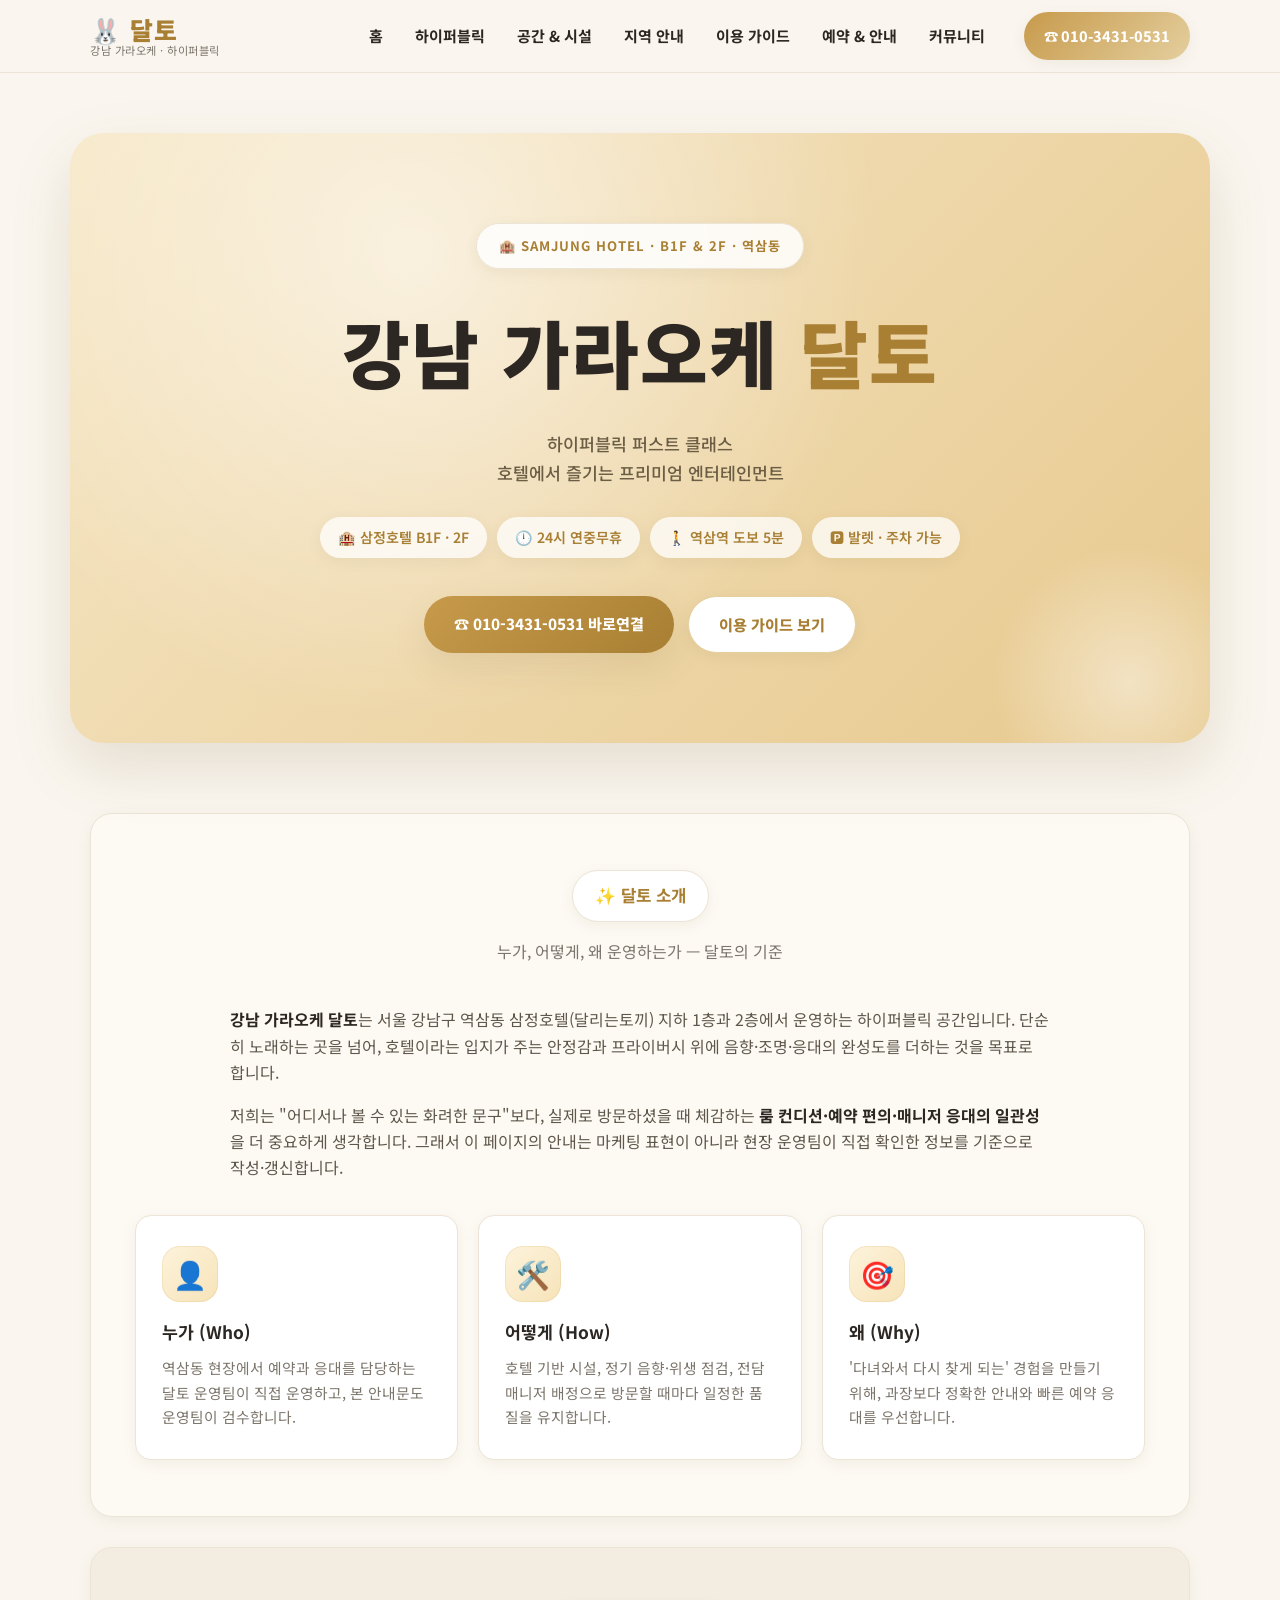
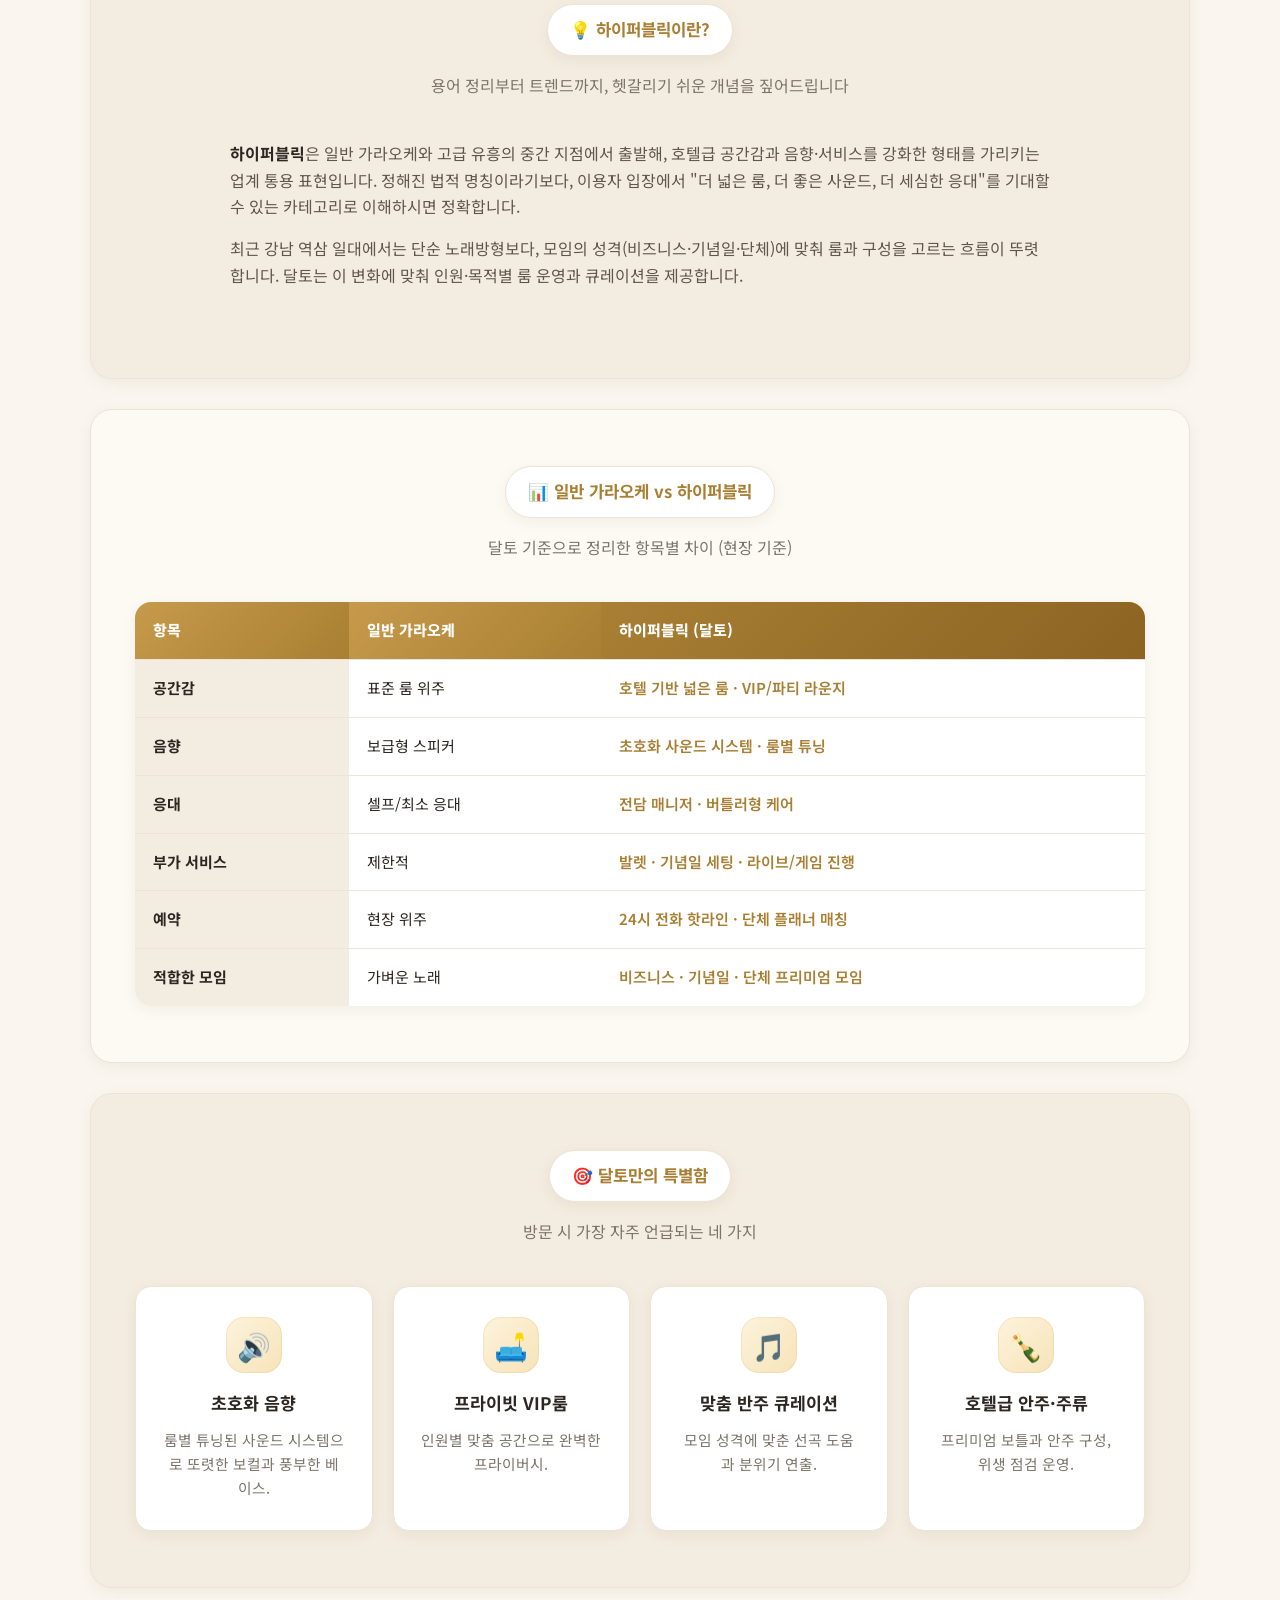
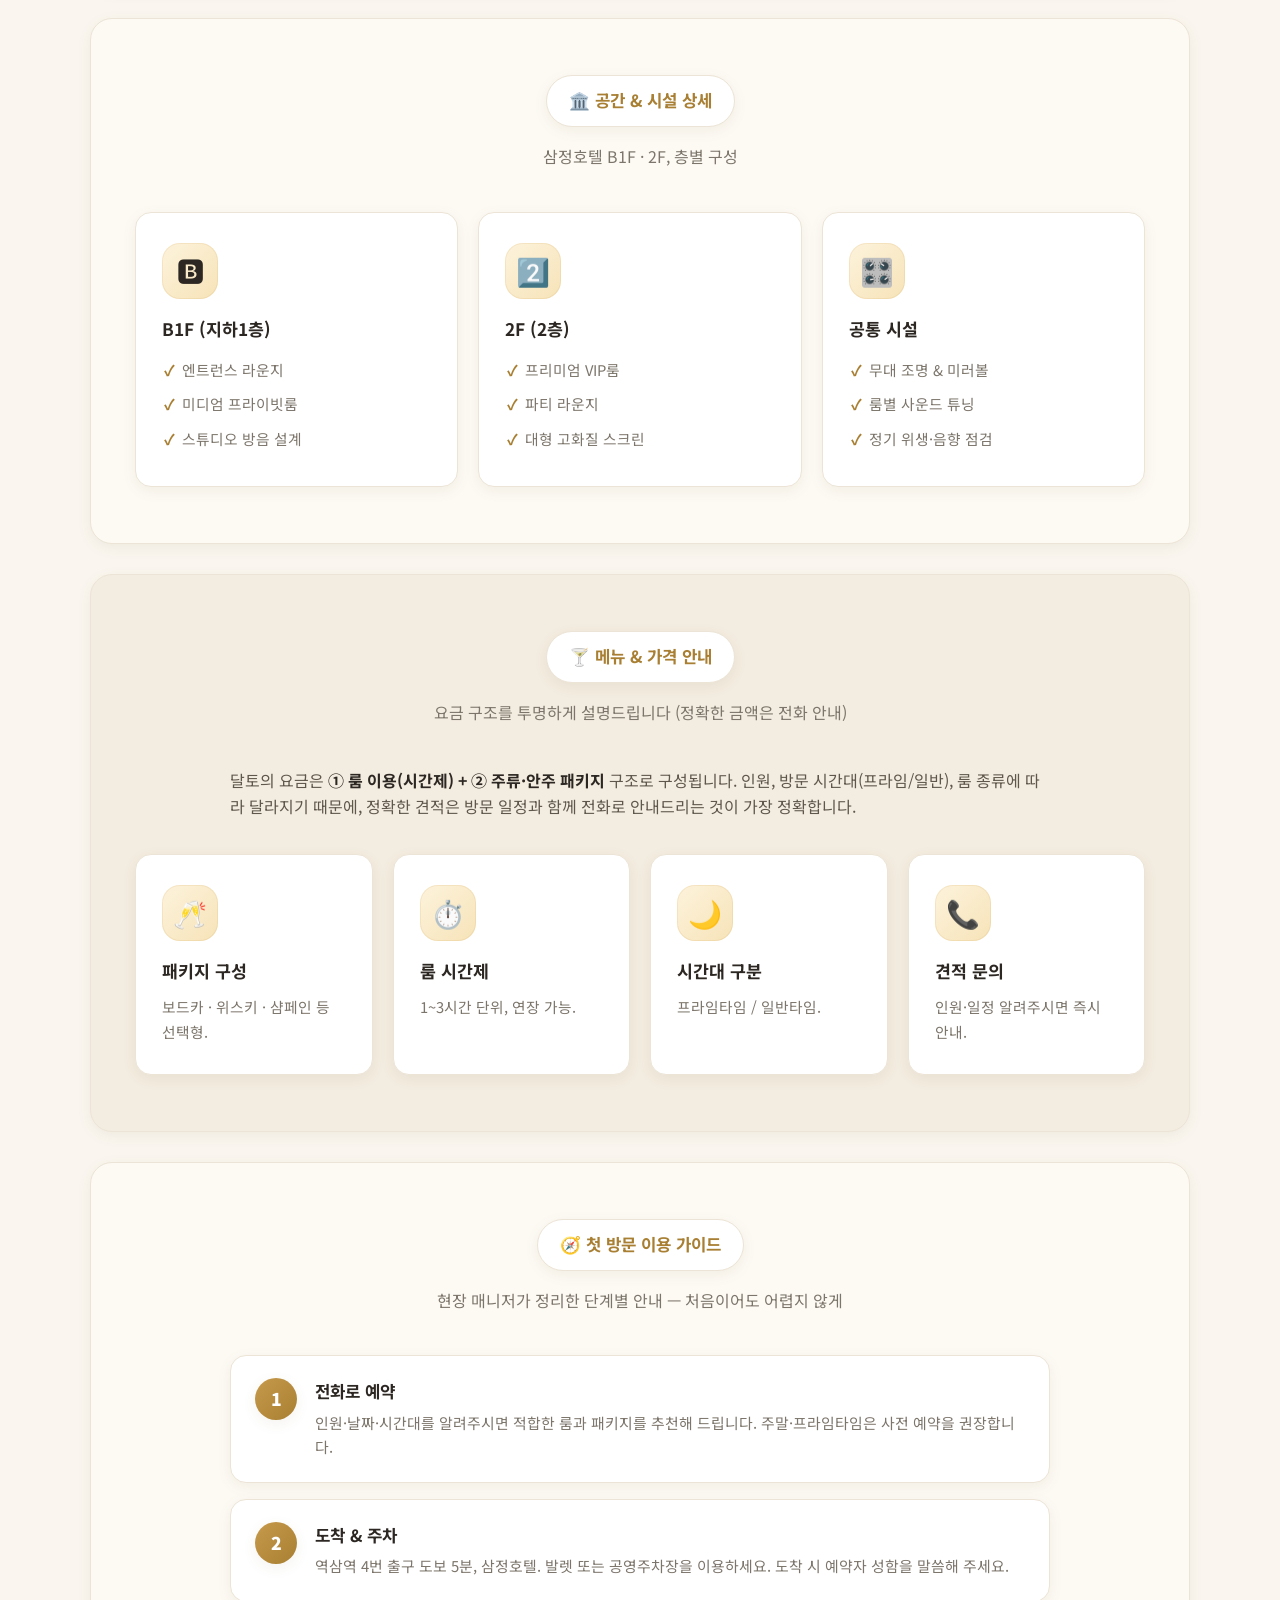
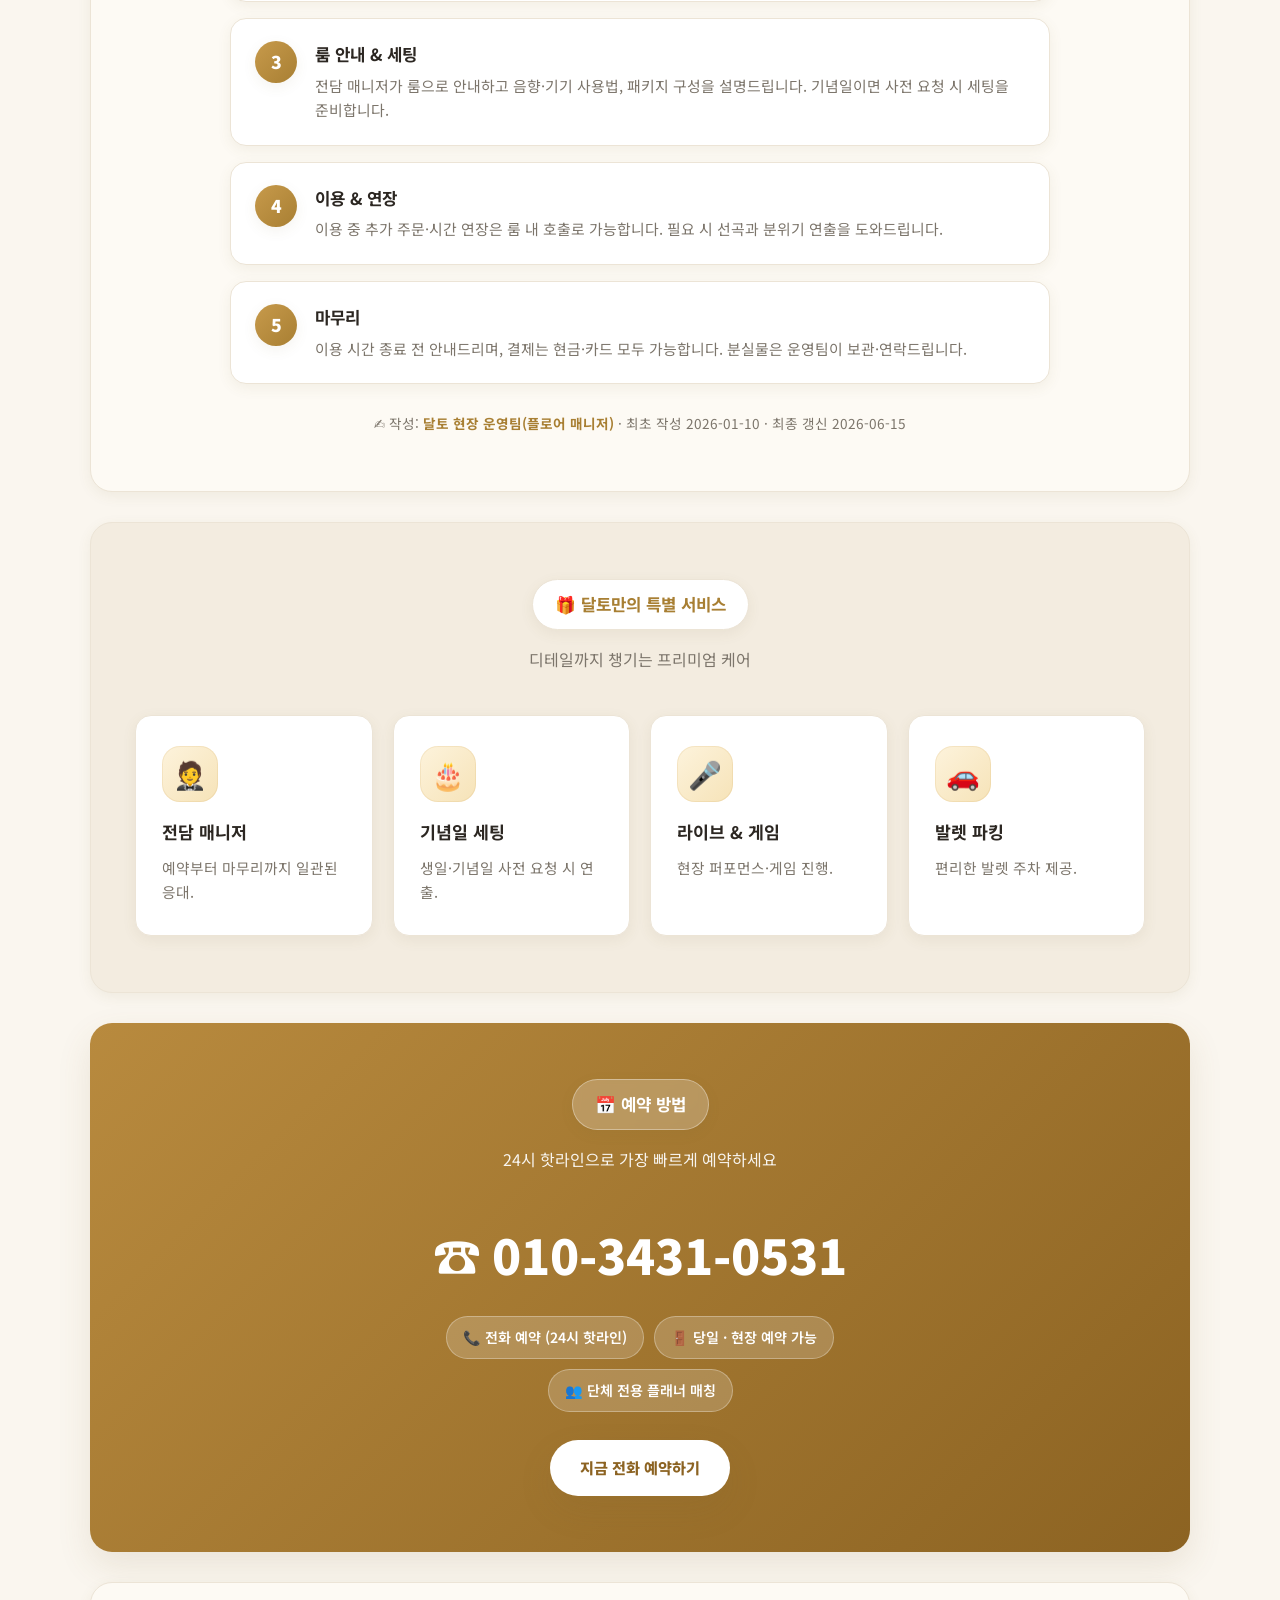
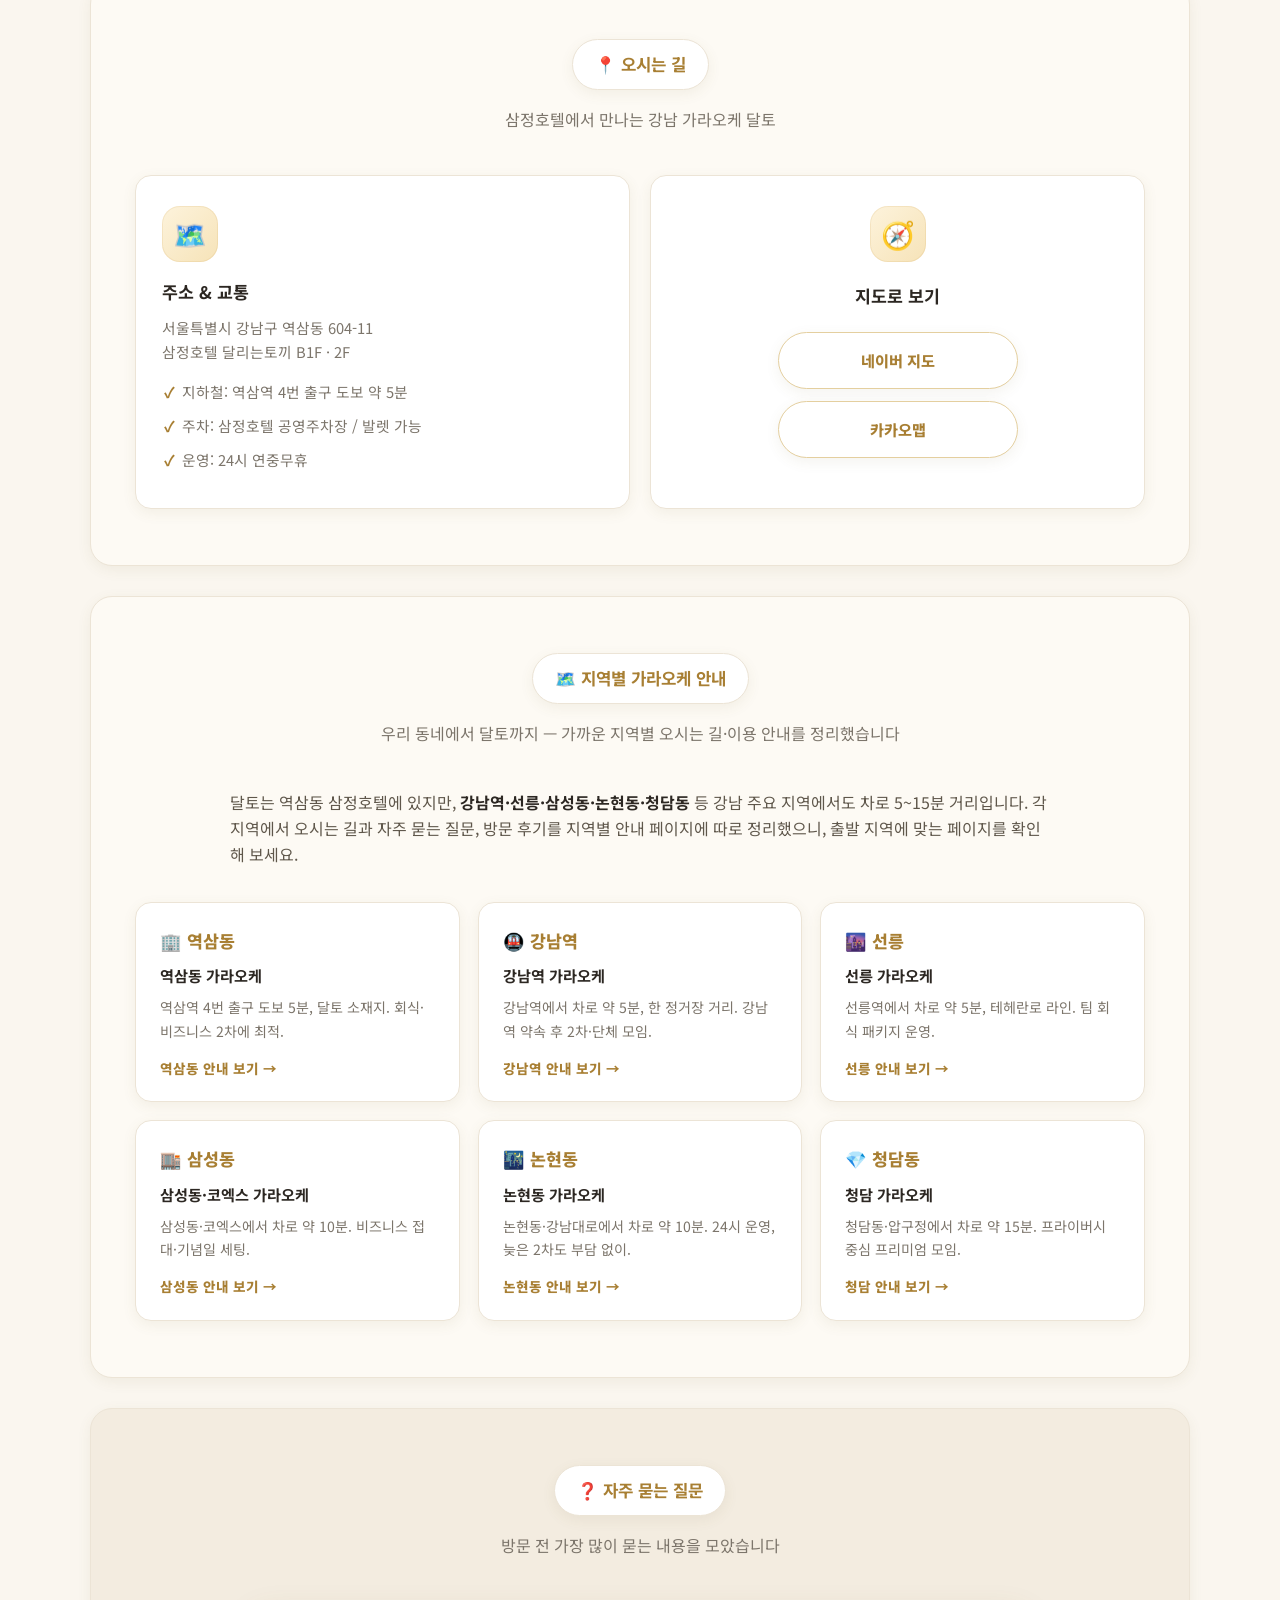
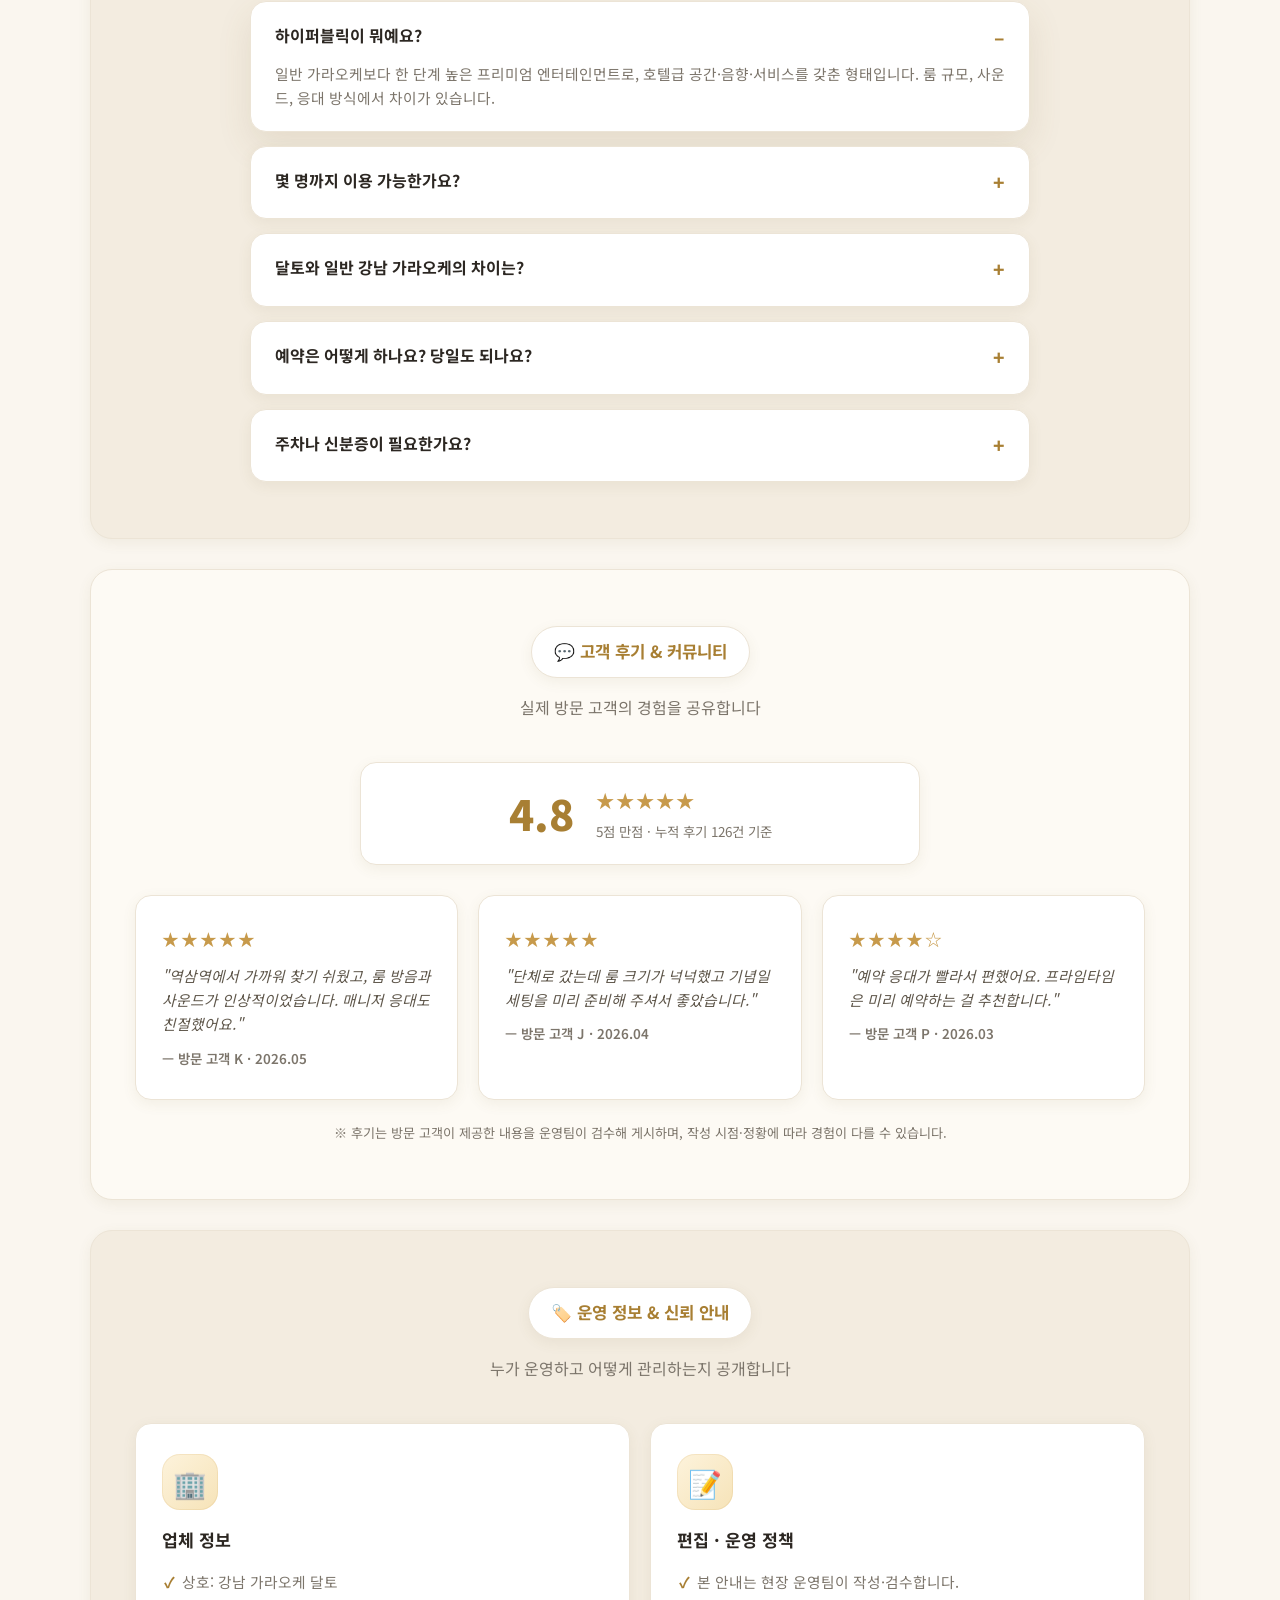
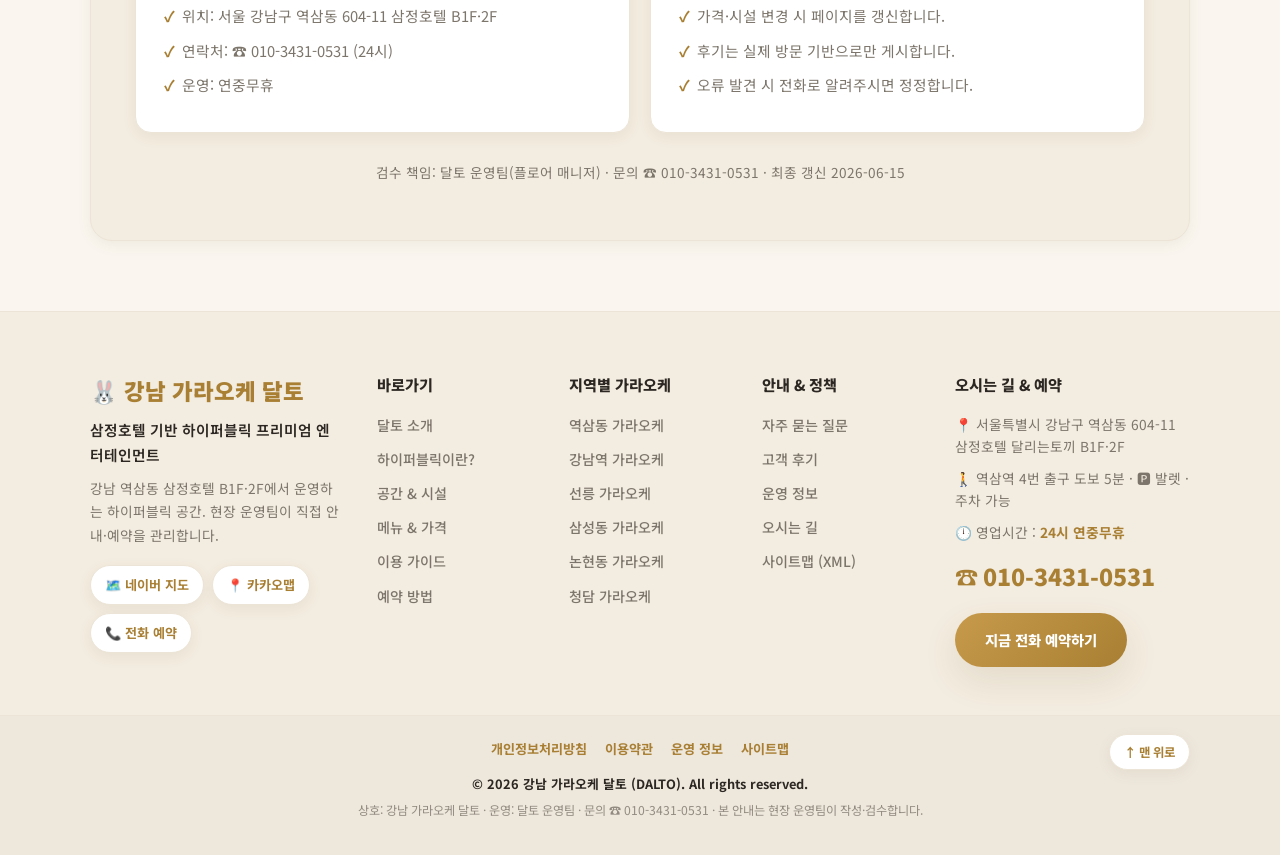
<file: index.html>
<!DOCTYPE html>
<html lang="ko">
<head>
  <meta charset="UTF-8" />
  <meta name="viewport" content="width=device-width, initial-scale=1.0" />

  <!-- ===== 사이트 소유확인 (네이버 · 구글) ===== -->
  <meta name="naver-site-verification" content="c9661e5e7f5193927ac3fe8d55e13db8a83a9ca6" />
  <meta name="google-site-verification" content="my5SHGAHBNapabn-lZCu3fYw5Rb8-8PDws4eh7mi3V0" />

  <!-- ===== 파비콘 ===== -->
  <link rel="icon" href="assets/favicon.ico" sizes="any" />
  <link rel="icon" href="assets/favicon.svg" type="image/svg+xml" />
  <link rel="apple-touch-icon" href="assets/apple-touch-icon.png" />

  <!-- ===== 기본 SEO ===== -->
  <title>강남 달토 가라오케 | 런닝래빗 24시 연중무휴</title>
  <meta name="description" content="강남 역삼 역삼동 위치. 달토 런닝래빗 가라오케 는 프라이빗 프리미엄존. 24시 영업중으로 마음껏 이용하세요. 전화하면 실시간 추천 공개. 오늘 예약은 필수!" />
  <meta name="keywords" content="강남 가라오케, 달토, 하이퍼블릭, 강남 하이퍼블릭, 역삼동 가라오케, 삼정호텔 가라오케" />
  <meta name="author" content="달토 운영팀 (현장 매니저)" />
  <meta name="robots" content="index, follow, max-image-preview:large" />
  <link rel="canonical" href="https://daltokr24.com/" />
  <link rel="alternate" type="application/rss+xml" title="강남 가라오케 달토 | 런닝래빗 소식" href="https://daltokr24.com/rss.xml" />
  <link rel="sitemap" type="application/xml" title="사이트맵" href="https://daltokr24.com/sitemap.xml" />

  <!-- ===== 선호 썸네일: og:image + schema image 동시 지정 ===== -->
  <meta property="og:type" content="website" />
  <meta property="og:site_name" content="강남 가라오케 달토" />
  <meta property="og:title" content="강남 달토 가라오케 | 런닝래빗 24시 연중무휴" />
  <meta property="og:description" content="강남 역삼 역삼동 위치. 달토 런닝래빗 가라오케 프라이빗 프리미엄존. 24시 영업중 · 전화하면 실시간 추천 공개 · 오늘 예약은 필수!" />
  <meta property="og:image" content="https://daltokr24.com/assets/og-image.svg" />
  <meta property="og:image:width" content="1200" />
  <meta property="og:image:height" content="630" />
  <meta property="og:locale" content="ko_KR" />
  <meta property="og:url" content="https://daltokr24.com/" />
  <meta name="twitter:card" content="summary_large_image" />
  <meta name="twitter:title" content="강남 달토 가라오케 | 런닝래빗 24시 연중무휴" />
  <meta name="twitter:description" content="강남 역삼동 달토 런닝래빗 가라오케 프라이빗 프리미엄존 · 24시 영업 · 오늘 예약은 필수!" />
  <meta name="twitter:image" content="https://daltokr24.com/assets/og-image.svg" />

  <!-- ===== 구조화 데이터 1: 업체 (NightClub) ===== -->
  <script type="application/ld+json">
  {
    "@context": "https://schema.org",
    "@type": "NightClub",
    "@id": "https://daltokr24.com/#business",
    "name": "강남 가라오케 달토",
    "alternateName": "달토 하이퍼블릭",
    "description": "삼정호텔 기반 강남 하이퍼블릭 프리미엄 가라오케",
    "url": "https://daltokr24.com/",
    "image": "https://daltokr24.com/assets/og-image.svg",
    "logo": "https://daltokr24.com/assets/og-image.svg",
    "telephone": "+82-10-3431-0531",
    "currenciesAccepted": "KRW",
    "paymentAccepted": "현금, 카드",
    "address": {
      "@type": "PostalAddress",
      "streetAddress": "역삼동 604-11번지 삼정호텔 달리는토끼 지하1층·2층",
      "addressLocality": "강남구",
      "addressRegion": "서울특별시",
      "postalCode": "06236",
      "addressCountry": "KR"
    },
    "geo": { "@type": "GeoCoordinates", "latitude": 37.5006, "longitude": 127.0364 },
    "hasMap": "https://map.naver.com/v5/search/서울%20강남구%20역삼동%20604-11%20삼정호텔",
    "openingHoursSpecification": [{
      "@type": "OpeningHoursSpecification",
      "dayOfWeek": ["Monday","Tuesday","Wednesday","Thursday","Friday","Saturday","Sunday"],
      "opens": "00:00", "closes": "23:59"
    }],
    "priceRange": "전화문의",
    "areaServed": ["강남구","역삼동","역삼역","강남역","선릉","삼성동","논현동","청담동","서울"],
    "aggregateRating": {
      "@type": "AggregateRating",
      "ratingValue": "4.8",
      "reviewCount": "126",
      "bestRating": "5",
      "worstRating": "1"
    },
    "review": [
      {
        "@type": "Review",
        "reviewRating": { "@type": "Rating", "ratingValue": "5", "bestRating": "5", "worstRating": "1" },
        "author": { "@type": "Person", "name": "방문 고객 K" },
        "datePublished": "2026-05-20",
        "reviewBody": "역삼역에서 가까워 찾기 쉬웠고, 룸 방음과 사운드가 인상적이었습니다. 매니저 응대도 친절했어요."
      },
      {
        "@type": "Review",
        "reviewRating": { "@type": "Rating", "ratingValue": "5", "bestRating": "5", "worstRating": "1" },
        "author": { "@type": "Person", "name": "방문 고객 J" },
        "datePublished": "2026-04-18",
        "reviewBody": "단체로 갔는데 룸 크기가 넉넉했고 기념일 세팅을 미리 준비해 주셔서 좋았습니다."
      },
      {
        "@type": "Review",
        "reviewRating": { "@type": "Rating", "ratingValue": "4", "bestRating": "5", "worstRating": "1" },
        "author": { "@type": "Person", "name": "방문 고객 P" },
        "datePublished": "2026-03-12",
        "reviewBody": "예약 응대가 빨라서 편했어요. 프라임타임은 미리 예약하는 걸 추천합니다."
      }
    ]
  }
  </script>

  <!-- ===== 구조화 데이터 2: 빵부스러기 ===== -->
  <script type="application/ld+json">
  {
    "@context": "https://schema.org",
    "@type": "BreadcrumbList",
    "itemListElement": [
      { "@type": "ListItem", "position": 1, "name": "홈", "item": "https://daltokr24.com/" },
      { "@type": "ListItem", "position": 2, "name": "하이퍼블릭 이용 가이드", "item": "https://daltokr24.com/#guide" },
      { "@type": "ListItem", "position": 3, "name": "예약 안내", "item": "https://daltokr24.com/#reservation" }
    ]
  }
  </script>

  <!-- ===== 구조화 데이터 3: 이용 가이드 (Article + 저자 명시 / Who·How·Why) ===== -->
  <script type="application/ld+json">
  {
    "@context": "https://schema.org",
    "@type": "Article",
    "headline": "강남 하이퍼블릭 첫 방문 이용 가이드 — 달토 현장 매니저가 정리한 단계별 안내",
    "image": "https://daltokr24.com/assets/og-image.svg",
    "author": {
      "@type": "Person",
      "name": "달토 현장 운영팀",
      "jobTitle": "플로어 매니저",
      "description": "강남 역삼동 현장에서 예약·응대·시설 운영을 담당하는 달토 운영팀"
    },
    "publisher": {
      "@type": "Organization",
      "name": "강남 가라오케 달토",
      "logo": { "@type": "ImageObject", "url": "https://daltokr24.com/assets/og-image.svg" }
    },
    "datePublished": "2026-01-10",
    "dateModified": "2026-06-15"
  }
  </script>

  <!-- ===== 구조화 데이터 4: FAQ ===== -->
  <script type="application/ld+json">
  {
    "@context": "https://schema.org",
    "@type": "FAQPage",
    "mainEntity": [
      { "@type": "Question", "name": "하이퍼블릭이 뭐예요?",
        "acceptedAnswer": { "@type": "Answer", "text": "일반 가라오케보다 한 단계 높은 프리미엄 엔터테인먼트로, 호텔급 공간·음향·서비스 시스템을 갖춘 강남 가라오케의 한 형태입니다. 룸 규모, 사운드, 응대 방식에서 차이가 있습니다." } },
      { "@type": "Question", "name": "몇 명까지 이용 가능한가요?",
        "acceptedAnswer": { "@type": "Answer", "text": "소규모 모임부터 단체까지 인원별 맞춤 룸을 운영합니다. 정확한 수용 인원과 룸 구성은 방문 일정과 함께 010-3431-0531로 문의해 주세요." } },
      { "@type": "Question", "name": "달토와 일반 강남 가라오케의 차이는 무엇인가요?",
        "acceptedAnswer": { "@type": "Answer", "text": "삼정호텔 기반의 호텔급 시설, 초호화 음향 시스템, 전담 매니저 응대, 발렛·기념일 세팅 등 부가 서비스에서 차이가 있습니다." } },
      { "@type": "Question", "name": "예약은 어떻게 하나요? 당일 예약도 되나요?",
        "acceptedAnswer": { "@type": "Answer", "text": "전화(010-3431-0531) 24시 핫라인으로 예약합니다. 당일·현장 예약도 가능하나, 주말·프라임타임은 룸이 빠르게 마감되므로 사전 예약을 권장합니다." } },
      { "@type": "Question", "name": "주차나 신분증이 필요한가요?",
        "acceptedAnswer": { "@type": "Answer", "text": "삼정호텔 공영주차장 및 발렛 이용이 가능합니다. 성인 이용 시설이므로 신분증 확인이 필요할 수 있습니다." } }
    ]
  }
  </script>

  <!-- ===== 구조화 데이터 5: 커뮤니티 후기 (DiscussionForumPosting, 2026.3 신규 지원) ===== -->
  <script type="application/ld+json">
  {
    "@context": "https://schema.org",
    "@type": "DiscussionForumPosting",
    "headline": "달토 첫 방문 후기 — 룸 컨디션과 응대",
    "author": { "@type": "Person", "name": "방문 고객 K" },
    "datePublished": "2026-05-20",
    "url": "https://daltokr24.com/#community",
    "articleBody": "역삼역에서 가까워 찾기 쉬웠고, 룸 방음과 사운드가 인상적이었습니다. 매니저 응대가 친절했어요.",
    "interactionStatistic": { "@type": "InteractionCounter", "interactionType": "https://schema.org/CommentAction", "userInteractionCount": 12 },
    "comment": [
      { "@type": "Comment", "author": { "@type": "Person", "name": "방문 고객 J" }, "text": "단체로 갔는데 룸 크기가 넉넉했습니다." }
    ]
  }
  </script>

  <!-- ===== 구조화 데이터 6: 웹사이트 (WebSite) ===== -->
  <script type="application/ld+json">
  {
    "@context": "https://schema.org",
    "@type": "WebSite",
    "@id": "https://daltokr24.com/#website",
    "name": "강남 가라오케 달토",
    "alternateName": "달토 하이퍼블릭",
    "url": "https://daltokr24.com/",
    "inLanguage": "ko-KR",
    "publisher": { "@id": "https://daltokr24.com/#business" }
  }
  </script>

  <!-- ===== 구조화 데이터 7: 지역별 안내 목록 (ItemList — 내부링크 허브) ===== -->
  <script type="application/ld+json">
  {
    "@context": "https://schema.org",
    "@type": "ItemList",
    "name": "강남 지역별 가라오케 안내 — 달토",
    "description": "역삼동·강남역·선릉·삼성동·논현동·청담동 등 지역별 달토 하이퍼블릭 안내 페이지",
    "itemListElement": [
      { "@type": "ListItem", "position": 1, "name": "역삼동 가라오케", "url": "https://daltokr24.com/region/yeoksam.html" },
      { "@type": "ListItem", "position": 2, "name": "강남역 가라오케", "url": "https://daltokr24.com/region/gangnam-station.html" },
      { "@type": "ListItem", "position": 3, "name": "선릉 가라오케", "url": "https://daltokr24.com/region/seolleung.html" },
      { "@type": "ListItem", "position": 4, "name": "삼성동 가라오케", "url": "https://daltokr24.com/region/samseong.html" },
      { "@type": "ListItem", "position": 5, "name": "논현동 가라오케", "url": "https://daltokr24.com/region/nonhyeon.html" },
      { "@type": "ListItem", "position": 6, "name": "청담 가라오케", "url": "https://daltokr24.com/region/cheongdam.html" }
    ]
  }
  </script>

  <link rel="preconnect" href="https://fonts.googleapis.com" />
  <link rel="preconnect" href="https://fonts.gstatic.com" crossorigin />
  <link href="https://fonts.googleapis.com/css2?family=Noto+Sans+KR:wght@400;500;700;900&display=swap" rel="stylesheet" />
  <link rel="stylesheet" href="styles.css" />
</head>
<body>

  <!-- ============ 상단바 ============ -->
  <header class="site-header">
    <div class="nav-container">
      <a href="#home" class="brand">
        <span class="brand-logo">🐰 달토</span>
        <span class="brand-sub">강남 가라오케 · 하이퍼블릭</span>
      </a>
      <button class="nav-toggle" aria-label="메뉴 열기" aria-expanded="false">
        <span></span><span></span><span></span>
      </button>
      <nav class="main-nav">
        <ul class="nav-menu">
          <li class="nav-item"><a href="#home">홈</a>
            <ul class="dropdown">
              <li><a href="#about">달토 소개</a></li>
              <li><a href="#location">오시는 길</a></li>
            </ul>
          </li>
          <li class="nav-item"><a href="#hyperpublic">하이퍼블릭</a>
            <ul class="dropdown">
              <li><a href="#hyperpublic">하이퍼블릭 정의</a></li>
              <li><a href="#compare">일반 가라오케와 차이</a></li>
              <li><a href="#features">달토만의 특별함</a></li>
            </ul>
          </li>
          <li class="nav-item"><a href="#space">공간 &amp; 시설</a>
            <ul class="dropdown">
              <li><a href="#space">B1F · 2F · VIP룸</a></li>
              <li><a href="#price">메뉴 &amp; 가격</a></li>
              <li><a href="#service">특별 서비스</a></li>
            </ul>
          </li>
          <li class="nav-item"><a href="#regions">지역 안내</a>
            <ul class="dropdown">
              <li><a href="region/yeoksam.html">역삼동 가라오케</a></li>
              <li><a href="region/gangnam-station.html">강남역 가라오케</a></li>
              <li><a href="region/seolleung.html">선릉 가라오케</a></li>
              <li><a href="region/samseong.html">삼성동 가라오케</a></li>
              <li><a href="region/nonhyeon.html">논현동 가라오케</a></li>
              <li><a href="region/cheongdam.html">청담 가라오케</a></li>
            </ul>
          </li>
          <li class="nav-item"><a href="#guide">이용 가이드</a>
            <ul class="dropdown">
              <li><a href="#guide">첫 방문 가이드</a></li>
              <li><a href="#faq">자주 묻는 질문</a></li>
            </ul>
          </li>
          <li class="nav-item"><a href="#reservation">예약 &amp; 안내</a>
            <ul class="dropdown">
              <li><a href="#reservation">예약 방법</a></li>
              <li><a href="tel:010-3431-0531">전화예약 ☎ 010-3431-0531</a></li>
            </ul>
          </li>
          <li class="nav-item"><a href="#community">커뮤니티</a>
            <ul class="dropdown">
              <li><a href="#community">고객 후기</a></li>
              <li><a href="#trust">운영 정보</a></li>
            </ul>
          </li>
        </ul>
      </nav>
      <a href="tel:010-3431-0531" class="nav-cta">☎ 010-3431-0531</a>
    </div>
  </header>

  <main>

    <!-- ============ 히어로 ============ -->
    <section id="home" class="hero">
      <div class="hero-card">
        <span class="chip chip-hero">🏨 SAMJUNG HOTEL · B1F &amp; 2F · 역삼동</span>
        <h1 class="hero-title">강남 가라오케 <span>달토</span></h1>
        <p class="hero-slogan">하이퍼블릭 퍼스트 클래스<br />호텔에서 즐기는 프리미엄 엔터테인먼트</p>
        <ul class="hero-points">
          <li>🏨 삼정호텔 B1F · 2F</li>
          <li>🕛 24시 연중무휴</li>
          <li>🚶 역삼역 도보 5분</li>
          <li>🅿️ 발렛 · 주차 가능</li>
        </ul>
        <div class="hero-buttons">
          <a href="tel:010-3431-0531" class="btn btn-primary">☎ 010-3431-0531 바로연결</a>
          <a href="#guide" class="btn btn-ghost">이용 가이드 보기</a>
        </div>
      </div>
    </section>

    <div class="container blocks">

      <!-- ============ 달토 소개 (Who/How/Why) ============ -->
      <section id="about" class="block">
        <div class="block-head">
          <span class="chip">✨ 달토 소개</span>
          <p class="block-lead">누가, 어떻게, 왜 운영하는가 — 달토의 기준</p>
        </div>
        <div class="prose">
          <p><strong>강남 가라오케 달토</strong>는 서울 강남구 역삼동 삼정호텔(달리는토끼) 지하 1층과 2층에서 운영하는 하이퍼블릭 공간입니다. 단순히 노래하는 곳을 넘어, 호텔이라는 입지가 주는 안정감과 프라이버시 위에 음향·조명·응대의 완성도를 더하는 것을 목표로 합니다.</p>
          <p>저희는 "어디서나 볼 수 있는 화려한 문구"보다, 실제로 방문하셨을 때 체감하는 <strong>룸 컨디션·예약 편의·매니저 응대의 일관성</strong>을 더 중요하게 생각합니다. 그래서 이 페이지의 안내는 마케팅 표현이 아니라 현장 운영팀이 직접 확인한 정보를 기준으로 작성·갱신합니다.</p>
        </div>
        <div class="grid grid-3">
          <div class="card"><span class="card-icon">👤</span><h3>누가 (Who)</h3><p>역삼동 현장에서 예약과 응대를 담당하는 달토 운영팀이 직접 운영하고, 본 안내문도 운영팀이 검수합니다.</p></div>
          <div class="card"><span class="card-icon">🛠️</span><h3>어떻게 (How)</h3><p>호텔 기반 시설, 정기 음향·위생 점검, 전담 매니저 배정으로 방문할 때마다 일정한 품질을 유지합니다.</p></div>
          <div class="card"><span class="card-icon">🎯</span><h3>왜 (Why)</h3><p>'다녀와서 다시 찾게 되는' 경험을 만들기 위해, 과장보다 정확한 안내와 빠른 예약 응대를 우선합니다.</p></div>
        </div>
      </section>

      <!-- ============ 하이퍼블릭이란 ============ -->
      <section id="hyperpublic" class="block block-cream">
        <div class="block-head">
          <span class="chip">💡 하이퍼블릭이란?</span>
          <p class="block-lead">용어 정리부터 트렌드까지, 헷갈리기 쉬운 개념을 짚어드립니다</p>
        </div>
        <div class="prose">
          <p><strong>하이퍼블릭</strong>은 일반 가라오케와 고급 유흥의 중간 지점에서 출발해, 호텔급 공간감과 음향·서비스를 강화한 형태를 가리키는 업계 통용 표현입니다. 정해진 법적 명칭이라기보다, 이용자 입장에서 "더 넓은 룸, 더 좋은 사운드, 더 세심한 응대"를 기대할 수 있는 카테고리로 이해하시면 정확합니다.</p>
          <p>최근 강남 역삼 일대에서는 단순 노래방형보다, 모임의 성격(비즈니스·기념일·단체)에 맞춰 룸과 구성을 고르는 흐름이 뚜렷합니다. 달토는 이 변화에 맞춰 인원·목적별 룸 운영과 큐레이션을 제공합니다.</p>
        </div>
      </section>

      <!-- ============ 비교표 (정보 이득) ============ -->
      <section id="compare" class="block">
        <div class="block-head">
          <span class="chip">📊 일반 가라오케 vs 하이퍼블릭</span>
          <p class="block-lead">달토 기준으로 정리한 항목별 차이 (현장 기준)</p>
        </div>
        <div class="table-wrap">
          <table class="compare">
            <thead>
              <tr><th>항목</th><th>일반 가라오케</th><th>하이퍼블릭 (달토)</th></tr>
            </thead>
            <tbody>
              <tr><td>공간감</td><td>표준 룸 위주</td><td>호텔 기반 넓은 룸 · VIP/파티 라운지</td></tr>
              <tr><td>음향</td><td>보급형 스피커</td><td>초호화 사운드 시스템 · 룸별 튜닝</td></tr>
              <tr><td>응대</td><td>셀프/최소 응대</td><td>전담 매니저 · 버틀러형 케어</td></tr>
              <tr><td>부가 서비스</td><td>제한적</td><td>발렛 · 기념일 세팅 · 라이브/게임 진행</td></tr>
              <tr><td>예약</td><td>현장 위주</td><td>24시 전화 핫라인 · 단체 플래너 매칭</td></tr>
              <tr><td>적합한 모임</td><td>가벼운 노래</td><td>비즈니스 · 기념일 · 단체 프리미엄 모임</td></tr>
            </tbody>
          </table>
        </div>
      </section>

      <!-- ============ 특장점 ============ -->
      <section id="features" class="block block-cream">
        <div class="block-head">
          <span class="chip">🎯 달토만의 특별함</span>
          <p class="block-lead">방문 시 가장 자주 언급되는 네 가지</p>
        </div>
        <div class="grid grid-4">
          <div class="feature"><span class="feature-icon">🔊</span><h3>초호화 음향</h3><p>룸별 튜닝된 사운드 시스템으로 또렷한 보컬과 풍부한 베이스.</p></div>
          <div class="feature"><span class="feature-icon">🛋️</span><h3>프라이빗 VIP룸</h3><p>인원별 맞춤 공간으로 완벽한 프라이버시.</p></div>
          <div class="feature"><span class="feature-icon">🎵</span><h3>맞춤 반주 큐레이션</h3><p>모임 성격에 맞춘 선곡 도움과 분위기 연출.</p></div>
          <div class="feature"><span class="feature-icon">🍾</span><h3>호텔급 안주·주류</h3><p>프리미엄 보틀과 안주 구성, 위생 점검 운영.</p></div>
        </div>
      </section>

      <!-- ============ 공간 & 시설 ============ -->
      <section id="space" class="block">
        <div class="block-head">
          <span class="chip">🏛️ 공간 &amp; 시설 상세</span>
          <p class="block-lead">삼정호텔 B1F · 2F, 층별 구성</p>
        </div>
        <div class="grid grid-3">
          <div class="card"><span class="card-icon">🅱️</span><h3>B1F (지하1층)</h3><ul class="list"><li>엔트런스 라운지</li><li>미디엄 프라이빗룸</li><li>스튜디오 방음 설계</li></ul></div>
          <div class="card"><span class="card-icon">2️⃣</span><h3>2F (2층)</h3><ul class="list"><li>프리미엄 VIP룸</li><li>파티 라운지</li><li>대형 고화질 스크린</li></ul></div>
          <div class="card"><span class="card-icon">🎛️</span><h3>공통 시설</h3><ul class="list"><li>무대 조명 &amp; 미러볼</li><li>룸별 사운드 튜닝</li><li>정기 위생·음향 점검</li></ul></div>
        </div>
      </section>

      <!-- ============ 메뉴 & 가격 ============ -->
      <section id="price" class="block block-cream">
        <div class="block-head">
          <span class="chip">🍸 메뉴 &amp; 가격 안내</span>
          <p class="block-lead">요금 구조를 투명하게 설명드립니다 (정확한 금액은 전화 안내)</p>
        </div>
        <div class="prose">
          <p>달토의 요금은 <strong>① 룸 이용(시간제) + ② 주류·안주 패키지</strong> 구조로 구성됩니다. 인원, 방문 시간대(프라임/일반), 룸 종류에 따라 달라지기 때문에, 정확한 견적은 방문 일정과 함께 전화로 안내드리는 것이 가장 정확합니다.</p>
        </div>
        <div class="grid grid-4">
          <div class="card"><span class="card-icon">🥂</span><h3>패키지 구성</h3><p>보드카 · 위스키 · 샴페인 등 선택형.</p></div>
          <div class="card"><span class="card-icon">⏱️</span><h3>룸 시간제</h3><p>1~3시간 단위, 연장 가능.</p></div>
          <div class="card"><span class="card-icon">🌙</span><h3>시간대 구분</h3><p>프라임타임 / 일반타임.</p></div>
          <div class="card"><span class="card-icon">📞</span><h3>견적 문의</h3><p>인원·일정 알려주시면 즉시 안내.</p></div>
        </div>
      </section>

      <!-- ============ 이용 가이드 (1차 경험 / Article) ============ -->
      <section id="guide" class="block">
        <div class="block-head">
          <span class="chip">🧭 첫 방문 이용 가이드</span>
          <p class="block-lead">현장 매니저가 정리한 단계별 안내 — 처음이어도 어렵지 않게</p>
        </div>
        <ol class="steps">
          <li><span class="step-no">1</span><div><h3>전화로 예약</h3><p>인원·날짜·시간대를 알려주시면 적합한 룸과 패키지를 추천해 드립니다. 주말·프라임타임은 사전 예약을 권장합니다.</p></div></li>
          <li><span class="step-no">2</span><div><h3>도착 &amp; 주차</h3><p>역삼역 4번 출구 도보 5분, 삼정호텔. 발렛 또는 공영주차장을 이용하세요. 도착 시 예약자 성함을 말씀해 주세요.</p></div></li>
          <li><span class="step-no">3</span><div><h3>룸 안내 &amp; 세팅</h3><p>전담 매니저가 룸으로 안내하고 음향·기기 사용법, 패키지 구성을 설명드립니다. 기념일이면 사전 요청 시 세팅을 준비합니다.</p></div></li>
          <li><span class="step-no">4</span><div><h3>이용 &amp; 연장</h3><p>이용 중 추가 주문·시간 연장은 룸 내 호출로 가능합니다. 필요 시 선곡과 분위기 연출을 도와드립니다.</p></div></li>
          <li><span class="step-no">5</span><div><h3>마무리</h3><p>이용 시간 종료 전 안내드리며, 결제는 현금·카드 모두 가능합니다. 분실물은 운영팀이 보관·연락드립니다.</p></div></li>
        </ol>
        <p class="byline">✍️ 작성: <strong>달토 현장 운영팀(플로어 매니저)</strong> · 최초 작성 2026-01-10 · 최종 갱신 2026-06-15</p>
      </section>

      <!-- ============ 특별 서비스 ============ -->
      <section id="service" class="block block-cream">
        <div class="block-head">
          <span class="chip">🎁 달토만의 특별 서비스</span>
          <p class="block-lead">디테일까지 챙기는 프리미엄 케어</p>
        </div>
        <div class="grid grid-4">
          <div class="card"><span class="card-icon">🤵</span><h3>전담 매니저</h3><p>예약부터 마무리까지 일관된 응대.</p></div>
          <div class="card"><span class="card-icon">🎂</span><h3>기념일 세팅</h3><p>생일·기념일 사전 요청 시 연출.</p></div>
          <div class="card"><span class="card-icon">🎤</span><h3>라이브 &amp; 게임</h3><p>현장 퍼포먼스·게임 진행.</p></div>
          <div class="card"><span class="card-icon">🚗</span><h3>발렛 파킹</h3><p>편리한 발렛 주차 제공.</p></div>
        </div>
      </section>

      <!-- ============ 예약 방법 ============ -->
      <section id="reservation" class="block block-accent">
        <div class="block-head">
          <span class="chip chip-light">📅 예약 방법</span>
          <p class="block-lead block-lead-light">24시 핫라인으로 가장 빠르게 예약하세요</p>
        </div>
        <div class="cta-box">
          <p class="cta-phone">☎ <a href="tel:010-3431-0531">010-3431-0531</a></p>
          <div class="reserve-chips">
            <span>📞 전화 예약 (24시 핫라인)</span>
            <span>🚪 당일 · 현장 예약 가능</span>
            <span>👥 단체 전용 플래너 매칭</span>
          </div>
          <a href="tel:010-3431-0531" class="btn btn-white">지금 전화 예약하기</a>
        </div>
      </section>

      <!-- ============ 오시는 길 ============ -->
      <section id="location" class="block">
        <div class="block-head">
          <span class="chip">📍 오시는 길</span>
          <p class="block-lead">삼정호텔에서 만나는 강남 가라오케 달토</p>
        </div>
        <div class="grid grid-2">
          <div class="card">
            <span class="card-icon">🗺️</span><h3>주소 &amp; 교통</h3>
            <p>서울특별시 강남구 역삼동 604-11<br />삼정호텔 달리는토끼 B1F · 2F</p>
            <ul class="list">
              <li>지하철: 역삼역 4번 출구 도보 약 5분</li>
              <li>주차: 삼정호텔 공영주차장 / 발렛 가능</li>
              <li>운영: 24시 연중무휴</li>
            </ul>
          </div>
          <div class="card map-card">
            <span class="card-icon">🧭</span><h3>지도로 보기</h3>
            <a class="btn btn-ghost" target="_blank" rel="noopener" href="https://map.naver.com/v5/search/서울%20강남구%20역삼동%20604-11%20삼정호텔">네이버 지도</a>
            <a class="btn btn-ghost" target="_blank" rel="noopener" href="https://map.kakao.com/?q=서울%20강남구%20역삼동%20604-11%20삼정호텔">카카오맵</a>
          </div>
        </div>
      </section>

      <!-- ============ 지역별 안내 (내부링크 허브 / 롱테일) ============ -->
      <section id="regions" class="block">
        <div class="block-head">
          <span class="chip">🗺️ 지역별 가라오케 안내</span>
          <p class="block-lead">우리 동네에서 달토까지 — 가까운 지역별 오시는 길·이용 안내를 정리했습니다</p>
        </div>
        <div class="prose">
          <p>달토는 역삼동 삼정호텔에 있지만, <strong>강남역·선릉·삼성동·논현동·청담동</strong> 등 강남 주요 지역에서도 차로 5~15분 거리입니다. 각 지역에서 오시는 길과 자주 묻는 질문, 방문 후기를 지역별 안내 페이지에 따로 정리했으니, 출발 지역에 맞는 페이지를 확인해 보세요.</p>
        </div>
        <div class="region-grid">
          <a class="region-card" href="region/yeoksam.html">
            <span class="region-area">🏢 역삼동</span>
            <span class="region-kw">역삼동 가라오케</span>
            <p>역삼역 4번 출구 도보 5분, 달토 소재지. 회식·비즈니스 2차에 최적.</p>
            <span class="region-go">역삼동 안내 보기 →</span>
          </a>
          <a class="region-card" href="region/gangnam-station.html">
            <span class="region-area">🚇 강남역</span>
            <span class="region-kw">강남역 가라오케</span>
            <p>강남역에서 차로 약 5분, 한 정거장 거리. 강남역 약속 후 2차·단체 모임.</p>
            <span class="region-go">강남역 안내 보기 →</span>
          </a>
          <a class="region-card" href="region/seolleung.html">
            <span class="region-area">🌆 선릉</span>
            <span class="region-kw">선릉 가라오케</span>
            <p>선릉역에서 차로 약 5분, 테헤란로 라인. 팀 회식 패키지 운영.</p>
            <span class="region-go">선릉 안내 보기 →</span>
          </a>
          <a class="region-card" href="region/samseong.html">
            <span class="region-area">🏬 삼성동</span>
            <span class="region-kw">삼성동·코엑스 가라오케</span>
            <p>삼성동·코엑스에서 차로 약 10분. 비즈니스 접대·기념일 세팅.</p>
            <span class="region-go">삼성동 안내 보기 →</span>
          </a>
          <a class="region-card" href="region/nonhyeon.html">
            <span class="region-area">🌃 논현동</span>
            <span class="region-kw">논현동 가라오케</span>
            <p>논현동·강남대로에서 차로 약 10분. 24시 운영, 늦은 2차도 부담 없이.</p>
            <span class="region-go">논현동 안내 보기 →</span>
          </a>
          <a class="region-card" href="region/cheongdam.html">
            <span class="region-area">💎 청담동</span>
            <span class="region-kw">청담 가라오케</span>
            <p>청담동·압구정에서 차로 약 15분. 프라이버시 중심 프리미엄 모임.</p>
            <span class="region-go">청담 안내 보기 →</span>
          </a>
        </div>
      </section>

      <!-- ============ FAQ ============ -->
      <section id="faq" class="block block-cream">
        <div class="block-head">
          <span class="chip">❓ 자주 묻는 질문</span>
          <p class="block-lead">방문 전 가장 많이 묻는 내용을 모았습니다</p>
        </div>
        <div class="faq">
          <details open><summary>하이퍼블릭이 뭐예요?</summary><p>일반 가라오케보다 한 단계 높은 프리미엄 엔터테인먼트로, 호텔급 공간·음향·서비스를 갖춘 형태입니다. 룸 규모, 사운드, 응대 방식에서 차이가 있습니다.</p></details>
          <details><summary>몇 명까지 이용 가능한가요?</summary><p>소규모 모임부터 단체까지 인원별 맞춤 룸을 운영합니다. 정확한 수용 인원은 방문 일정과 함께 010-3431-0531로 문의해 주세요.</p></details>
          <details><summary>달토와 일반 강남 가라오케의 차이는?</summary><p>삼정호텔 기반 호텔급 시설, 초호화 음향, 전담 매니저 응대, 발렛·기념일 세팅 등 부가 서비스에서 차이가 있습니다.</p></details>
          <details><summary>예약은 어떻게 하나요? 당일도 되나요?</summary><p>전화 24시 핫라인으로 예약합니다. 당일·현장 예약도 가능하나 주말·프라임타임은 빠르게 마감되어 사전 예약을 권장합니다.</p></details>
          <details><summary>주차나 신분증이 필요한가요?</summary><p>삼정호텔 공영주차장·발렛 이용이 가능합니다. 성인 이용 시설로 신분증 확인이 필요할 수 있습니다.</p></details>
        </div>
      </section>

      <!-- ============ 고객 후기 / 커뮤니티 ============ -->
      <section id="community" class="block">
        <div class="block-head">
          <span class="chip">💬 고객 후기 &amp; 커뮤니티</span>
          <p class="block-lead">실제 방문 고객의 경험을 공유합니다</p>
        </div>
        <div class="rating-box">
          <div class="rating-score">4.8</div>
          <div class="rating-meta">
            <div class="rating-stars">★★★★★</div>
            <div class="rating-count">5점 만점 · 누적 후기 126건 기준</div>
          </div>
        </div>
        <div class="grid grid-3">
          <div class="card review"><div class="stars">★★★★★</div><p>"역삼역에서 가까워 찾기 쉬웠고, 룸 방음과 사운드가 인상적이었습니다. 매니저 응대도 친절했어요."</p><span class="review-by">— 방문 고객 K · 2026.05</span></div>
          <div class="card review"><div class="stars">★★★★★</div><p>"단체로 갔는데 룸 크기가 넉넉했고 기념일 세팅을 미리 준비해 주셔서 좋았습니다."</p><span class="review-by">— 방문 고객 J · 2026.04</span></div>
          <div class="card review"><div class="stars">★★★★☆</div><p>"예약 응대가 빨라서 편했어요. 프라임타임은 미리 예약하는 걸 추천합니다."</p><span class="review-by">— 방문 고객 P · 2026.03</span></div>
        </div>
        <p class="note">※ 후기는 방문 고객이 제공한 내용을 운영팀이 검수해 게시하며, 작성 시점·정황에 따라 경험이 다를 수 있습니다.</p>
      </section>

      <!-- ============ 운영 정보 / 신뢰(E-E-A-T) ============ -->
      <section id="trust" class="block block-cream">
        <div class="block-head">
          <span class="chip">🏷️ 운영 정보 &amp; 신뢰 안내</span>
          <p class="block-lead">누가 운영하고 어떻게 관리하는지 공개합니다</p>
        </div>
        <div class="grid grid-2">
          <div class="card">
            <span class="card-icon">🏢</span><h3>업체 정보</h3>
            <ul class="list">
              <li>상호: 강남 가라오케 달토</li>
              <li>위치: 서울 강남구 역삼동 604-11 삼정호텔 B1F·2F</li>
              <li>연락처: ☎ 010-3431-0531 (24시)</li>
              <li>운영: 연중무휴</li>
            </ul>
          </div>
          <div class="card">
            <span class="card-icon">📝</span><h3>편집 · 운영 정책</h3>
            <ul class="list">
              <li>본 안내는 현장 운영팀이 작성·검수합니다.</li>
              <li>가격·시설 변경 시 페이지를 갱신합니다.</li>
              <li>후기는 실제 방문 기반으로만 게시합니다.</li>
              <li>오류 발견 시 전화로 알려주시면 정정합니다.</li>
            </ul>
          </div>
        </div>
        <p class="byline">검수 책임: 달토 운영팀(플로어 매니저) · 문의 ☎ 010-3431-0531 · 최종 갱신 2026-06-15</p>
      </section>

    </div><!-- /.blocks -->
  </main>

  <!-- ============ 푸터 (구글 권장: NAP 일관성 · 사이트맵 · 신뢰/정책 · 공식 채널) ============ -->
  <footer class="site-footer" itemscope itemtype="https://schema.org/NightClub">
    <div class="container footer-grid">

      <!-- 브랜드 + 소개 + 공식 채널(sameAs) -->
      <div class="footer-col footer-brand-col">
        <p class="footer-brand" itemprop="name">🐰 강남 가라오케 달토</p>
        <p class="footer-tag">삼정호텔 기반 하이퍼블릭 프리미엄 엔터테인먼트</p>
        <p class="footer-desc" itemprop="description">강남 역삼동 삼정호텔 B1F·2F에서 운영하는 하이퍼블릭 공간. 현장 운영팀이 직접 안내·예약을 관리합니다.</p>
        <div class="footer-social" aria-label="공식 채널 및 지도">
          <a href="https://map.naver.com/v5/search/서울%20강남구%20역삼동%20604-11%20삼정호텔" target="_blank" rel="noopener" itemprop="hasMap">🗺️ 네이버 지도</a>
          <a href="https://map.kakao.com/?q=서울%20강남구%20역삼동%20604-11%20삼정호텔" target="_blank" rel="noopener">📍 카카오맵</a>
          <a href="tel:010-3431-0531">📞 전화 예약</a>
        </div>
      </div>

      <!-- 사이트맵 -->
      <nav class="footer-col" aria-label="사이트맵">
        <h3 class="footer-h">바로가기</h3>
        <ul class="footer-nav">
          <li><a href="#about">달토 소개</a></li>
          <li><a href="#hyperpublic">하이퍼블릭이란?</a></li>
          <li><a href="#space">공간 &amp; 시설</a></li>
          <li><a href="#price">메뉴 &amp; 가격</a></li>
          <li><a href="#guide">이용 가이드</a></li>
          <li><a href="#reservation">예약 방법</a></li>
        </ul>
      </nav>

      <!-- 지역별 안내 (내부링크) -->
      <nav class="footer-col" aria-label="지역별 안내">
        <h3 class="footer-h">지역별 가라오케</h3>
        <ul class="footer-nav">
          <li><a href="region/yeoksam.html">역삼동 가라오케</a></li>
          <li><a href="region/gangnam-station.html">강남역 가라오케</a></li>
          <li><a href="region/seolleung.html">선릉 가라오케</a></li>
          <li><a href="region/samseong.html">삼성동 가라오케</a></li>
          <li><a href="region/nonhyeon.html">논현동 가라오케</a></li>
          <li><a href="region/cheongdam.html">청담 가라오케</a></li>
        </ul>
      </nav>

      <!-- 안내 / 신뢰 -->
      <nav class="footer-col" aria-label="안내 및 정책">
        <h3 class="footer-h">안내 &amp; 정책</h3>
        <ul class="footer-nav">
          <li><a href="#faq">자주 묻는 질문</a></li>
          <li><a href="#community">고객 후기</a></li>
          <li><a href="#trust">운영 정보</a></li>
          <li><a href="#location">오시는 길</a></li>
          <li><a href="sitemap.xml">사이트맵 (XML)</a></li>
        </ul>
      </nav>

      <!-- 연락처 / NAP / 영업시간 -->
      <div class="footer-col footer-contact" itemprop="address" itemscope itemtype="https://schema.org/PostalAddress">
        <h3 class="footer-h">오시는 길 &amp; 예약</h3>
        <address class="footer-address">
          <span class="footer-line">📍 <span itemprop="addressRegion">서울특별시</span> <span itemprop="addressLocality">강남구</span> <span itemprop="streetAddress">역삼동 604-11 삼정호텔 달리는토끼 B1F·2F</span></span>
          <span class="footer-line">🚶 역삼역 4번 출구 도보 5분 · 🅿️ 발렛 · 주차 가능</span>
          <span class="footer-line">🕛 영업시간 : <strong>24시 연중무휴</strong></span>
          <a class="footer-phone" href="tel:010-3431-0531">☎ 010-3431-0531</a>
        </address>
        <a href="tel:010-3431-0531" class="btn btn-primary footer-cta">지금 전화 예약하기</a>
      </div>
    </div>

    <!-- 하단 바 -->
    <div class="footer-bottom">
      <div class="container footer-bottom-inner">
        <nav class="footer-legal" aria-label="법적 고지">
          <a href="privacy.html">개인정보처리방침</a>
          <a href="terms.html">이용약관</a>
          <a href="#trust">운영 정보</a>
          <a href="sitemap.xml">사이트맵</a>
        </nav>
        <p class="footer-copy">© <span id="year"></span> 강남 가라오케 달토 (DALTO). All rights reserved.</p>
        <p class="footer-meta">상호: 강남 가라오케 달토 · 운영: 달토 운영팀 · 문의 ☎ 010-3431-0531 · 본 안내는 현장 운영팀이 작성·검수합니다.</p>
        <a href="#home" class="footer-top" aria-label="맨 위로">↑ 맨 위로</a>
      </div>
    </div>
  </footer>

  <a href="tel:010-3431-0531" class="floating-call" aria-label="전화 예약">☎ 010-3431-0531</a>
  <script src="script.js"></script>
</body>
</html>
</file>
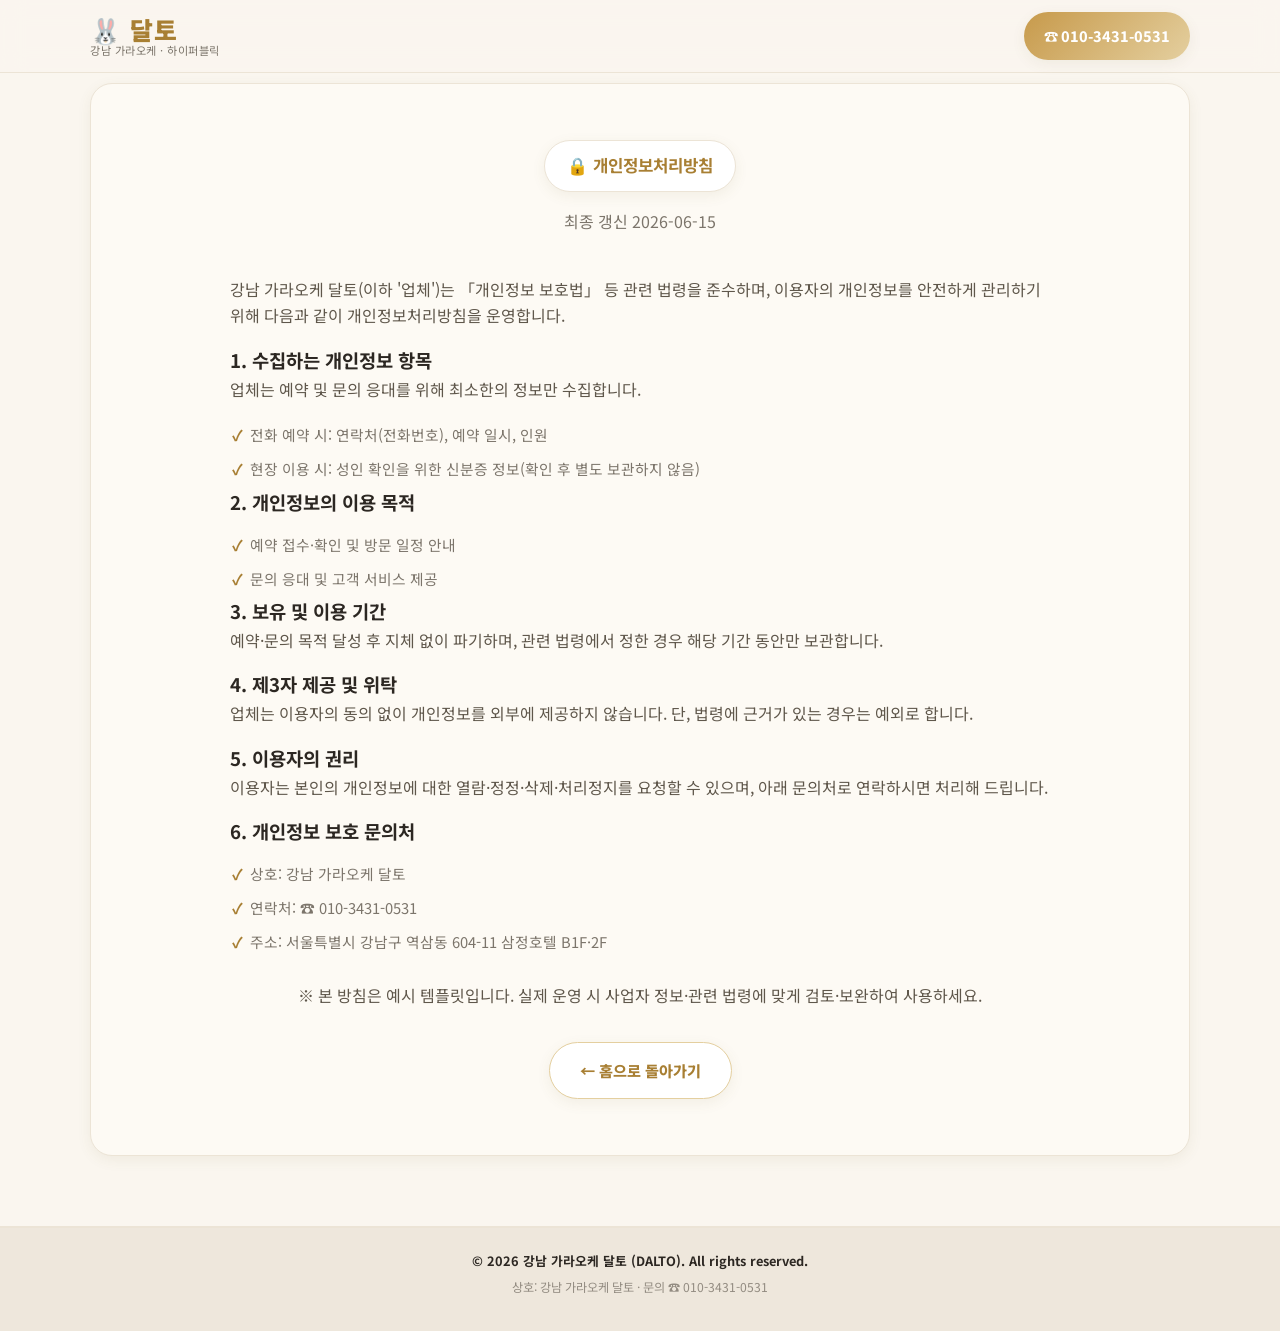
<file: privacy.html>
<!DOCTYPE html>
<html lang="ko">
<head>
  <meta charset="UTF-8" />
  <meta name="viewport" content="width=device-width, initial-scale=1.0" />
  <link rel="icon" href="assets/favicon.ico" sizes="any" />
  <link rel="icon" href="assets/favicon.svg" type="image/svg+xml" />
  <link rel="apple-touch-icon" href="assets/apple-touch-icon.png" />
  <title>개인정보처리방침 | 강남 가라오케 달토</title>
  <meta name="description" content="강남 가라오케 달토 개인정보처리방침 — 수집 항목, 이용 목적, 보유 기간, 문의처 안내." />
  <meta name="robots" content="index, follow" />
  <link rel="canonical" href="https://daltokr24.com/privacy.html" />

  <!-- ===== 구조화 데이터: WebPage + 빵부스러기 ===== -->
  <script type="application/ld+json">
  {
    "@context": "https://schema.org",
    "@type": "WebPage",
    "name": "개인정보처리방침 | 강남 가라오케 달토",
    "url": "https://daltokr24.com/privacy.html",
    "description": "강남 가라오케 달토 개인정보처리방침 — 수집 항목, 이용 목적, 보유 기간, 문의처 안내.",
    "isPartOf": { "@type": "WebSite", "name": "강남 가라오케 달토", "url": "https://daltokr24.com/" },
    "inLanguage": "ko-KR",
    "dateModified": "2026-06-15"
  }
  </script>
  <script type="application/ld+json">
  {
    "@context": "https://schema.org",
    "@type": "BreadcrumbList",
    "itemListElement": [
      { "@type": "ListItem", "position": 1, "name": "홈", "item": "https://daltokr24.com/" },
      { "@type": "ListItem", "position": 2, "name": "개인정보처리방침", "item": "https://daltokr24.com/privacy.html" }
    ]
  }
  </script>

  <link rel="preconnect" href="https://fonts.googleapis.com" />
  <link rel="preconnect" href="https://fonts.gstatic.com" crossorigin />
  <link href="https://fonts.googleapis.com/css2?family=Noto+Sans+KR:wght@400;500;700;900&display=swap" rel="stylesheet" />
  <link rel="stylesheet" href="styles.css" />
</head>
<body>
  <header class="site-header">
    <div class="nav-container">
      <a href="index.html#home" class="brand">
        <span class="brand-logo">🐰 달토</span>
        <span class="brand-sub">강남 가라오케 · 하이퍼블릭</span>
      </a>
      <a href="tel:010-3431-0531" class="nav-cta" style="margin-left:auto">☎ 010-3431-0531</a>
    </div>
  </header>

  <main>
    <div class="container blocks">
      <section class="block">
        <div class="block-head">
          <span class="chip">🔒 개인정보처리방침</span>
          <p class="block-lead">최종 갱신 2026-06-15</p>
        </div>
        <div class="prose">
          <p>강남 가라오케 달토(이하 '업체')는 「개인정보 보호법」 등 관련 법령을 준수하며, 이용자의 개인정보를 안전하게 관리하기 위해 다음과 같이 개인정보처리방침을 운영합니다.</p>

          <h3>1. 수집하는 개인정보 항목</h3>
          <p>업체는 예약 및 문의 응대를 위해 최소한의 정보만 수집합니다.</p>
          <ul class="list">
            <li>전화 예약 시: 연락처(전화번호), 예약 일시, 인원</li>
            <li>현장 이용 시: 성인 확인을 위한 신분증 정보(확인 후 별도 보관하지 않음)</li>
          </ul>

          <h3>2. 개인정보의 이용 목적</h3>
          <ul class="list">
            <li>예약 접수·확인 및 방문 일정 안내</li>
            <li>문의 응대 및 고객 서비스 제공</li>
          </ul>

          <h3>3. 보유 및 이용 기간</h3>
          <p>예약·문의 목적 달성 후 지체 없이 파기하며, 관련 법령에서 정한 경우 해당 기간 동안만 보관합니다.</p>

          <h3>4. 제3자 제공 및 위탁</h3>
          <p>업체는 이용자의 동의 없이 개인정보를 외부에 제공하지 않습니다. 단, 법령에 근거가 있는 경우는 예외로 합니다.</p>

          <h3>5. 이용자의 권리</h3>
          <p>이용자는 본인의 개인정보에 대한 열람·정정·삭제·처리정지를 요청할 수 있으며, 아래 문의처로 연락하시면 처리해 드립니다.</p>

          <h3>6. 개인정보 보호 문의처</h3>
          <ul class="list">
            <li>상호: 강남 가라오케 달토</li>
            <li>연락처: ☎ <a href="tel:010-3431-0531">010-3431-0531</a></li>
            <li>주소: 서울특별시 강남구 역삼동 604-11 삼정호텔 B1F·2F</li>
          </ul>
          <p class="note">※ 본 방침은 예시 템플릿입니다. 실제 운영 시 사업자 정보·관련 법령에 맞게 검토·보완하여 사용하세요.</p>
        </div>
        <p style="text-align:center"><a href="index.html" class="btn btn-ghost">← 홈으로 돌아가기</a></p>
      </section>
    </div>
  </main>

  <footer class="site-footer">
    <div class="footer-bottom">
      <div class="container footer-bottom-inner">
        <p class="footer-copy">© <span id="year"></span> 강남 가라오케 달토 (DALTO). All rights reserved.</p>
        <p class="footer-meta">상호: 강남 가라오케 달토 · 문의 ☎ 010-3431-0531</p>
      </div>
    </div>
  </footer>
  <script src="script.js"></script>
</body>
</html>
</file>
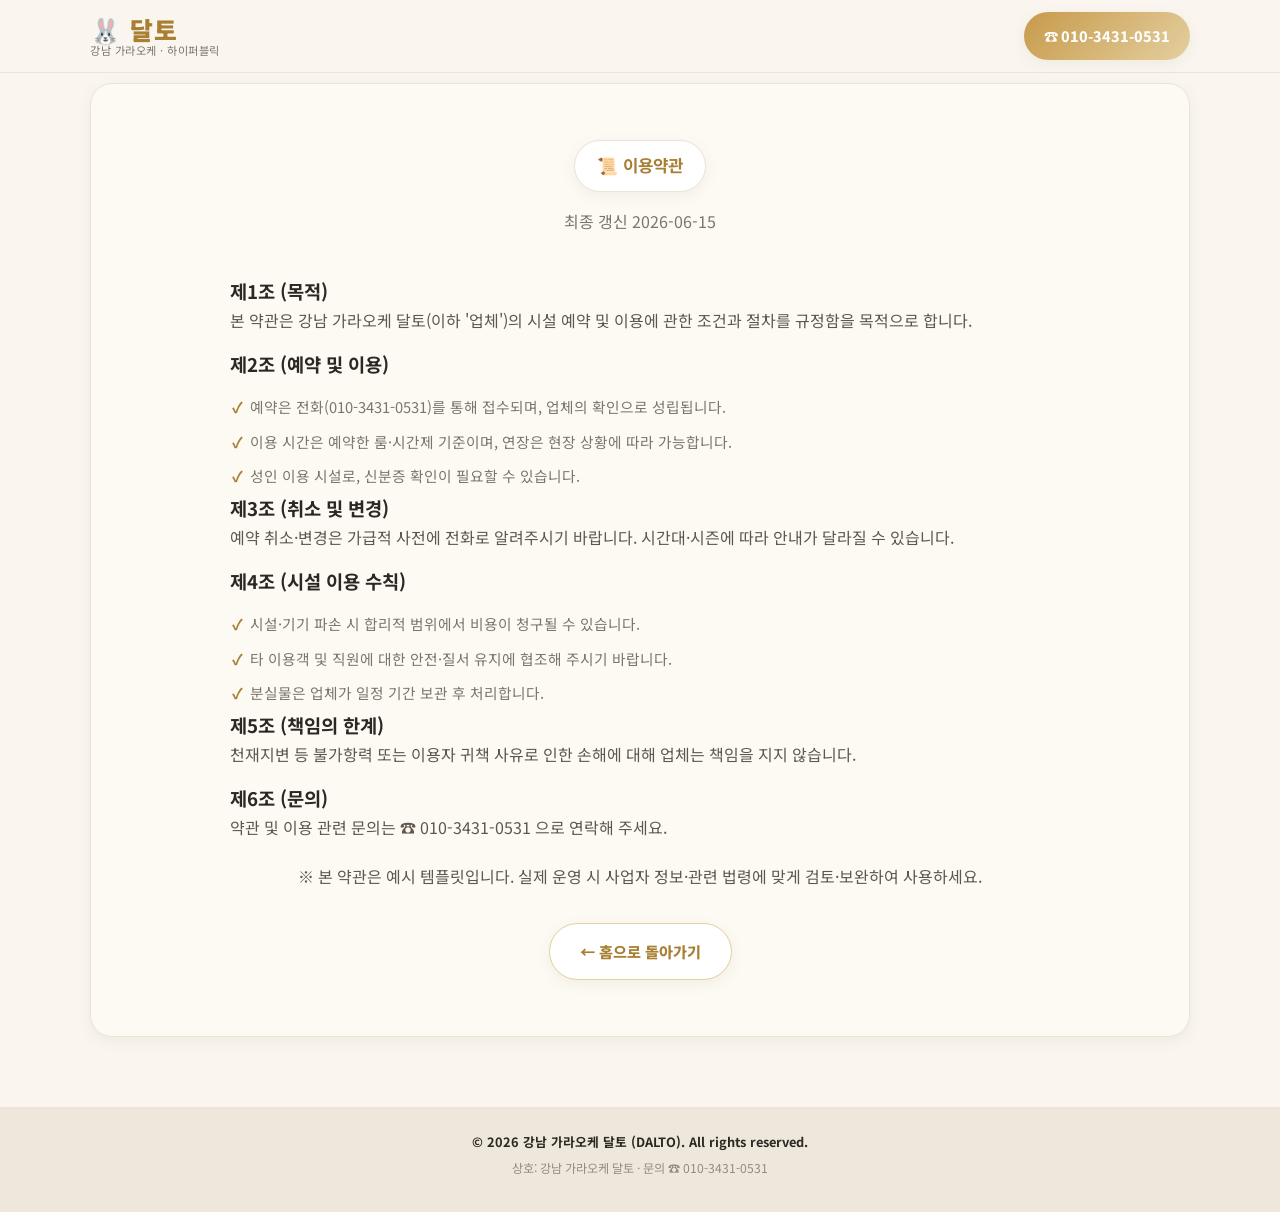
<file: terms.html>
<!DOCTYPE html>
<html lang="ko">
<head>
  <meta charset="UTF-8" />
  <meta name="viewport" content="width=device-width, initial-scale=1.0" />
  <link rel="icon" href="assets/favicon.ico" sizes="any" />
  <link rel="icon" href="assets/favicon.svg" type="image/svg+xml" />
  <link rel="apple-touch-icon" href="assets/apple-touch-icon.png" />
  <title>이용약관 | 강남 가라오케 달토</title>
  <meta name="description" content="강남 가라오케 달토 이용약관 — 예약·이용·취소, 시설 이용 수칙 안내." />
  <meta name="robots" content="index, follow" />
  <link rel="canonical" href="https://daltokr24.com/terms.html" />

  <!-- ===== 구조화 데이터: WebPage + 빵부스러기 ===== -->
  <script type="application/ld+json">
  {
    "@context": "https://schema.org",
    "@type": "WebPage",
    "name": "이용약관 | 강남 가라오케 달토",
    "url": "https://daltokr24.com/terms.html",
    "description": "강남 가라오케 달토 이용약관 — 예약·이용·취소, 시설 이용 수칙 안내.",
    "isPartOf": { "@type": "WebSite", "name": "강남 가라오케 달토", "url": "https://daltokr24.com/" },
    "inLanguage": "ko-KR",
    "dateModified": "2026-06-15"
  }
  </script>
  <script type="application/ld+json">
  {
    "@context": "https://schema.org",
    "@type": "BreadcrumbList",
    "itemListElement": [
      { "@type": "ListItem", "position": 1, "name": "홈", "item": "https://daltokr24.com/" },
      { "@type": "ListItem", "position": 2, "name": "이용약관", "item": "https://daltokr24.com/terms.html" }
    ]
  }
  </script>

  <link rel="preconnect" href="https://fonts.googleapis.com" />
  <link rel="preconnect" href="https://fonts.gstatic.com" crossorigin />
  <link href="https://fonts.googleapis.com/css2?family=Noto+Sans+KR:wght@400;500;700;900&display=swap" rel="stylesheet" />
  <link rel="stylesheet" href="styles.css" />
</head>
<body>
  <header class="site-header">
    <div class="nav-container">
      <a href="index.html#home" class="brand">
        <span class="brand-logo">🐰 달토</span>
        <span class="brand-sub">강남 가라오케 · 하이퍼블릭</span>
      </a>
      <a href="tel:010-3431-0531" class="nav-cta" style="margin-left:auto">☎ 010-3431-0531</a>
    </div>
  </header>

  <main>
    <div class="container blocks">
      <section class="block">
        <div class="block-head">
          <span class="chip">📜 이용약관</span>
          <p class="block-lead">최종 갱신 2026-06-15</p>
        </div>
        <div class="prose">
          <h3>제1조 (목적)</h3>
          <p>본 약관은 강남 가라오케 달토(이하 '업체')의 시설 예약 및 이용에 관한 조건과 절차를 규정함을 목적으로 합니다.</p>

          <h3>제2조 (예약 및 이용)</h3>
          <ul class="list">
            <li>예약은 전화(010-3431-0531)를 통해 접수되며, 업체의 확인으로 성립됩니다.</li>
            <li>이용 시간은 예약한 룸·시간제 기준이며, 연장은 현장 상황에 따라 가능합니다.</li>
            <li>성인 이용 시설로, 신분증 확인이 필요할 수 있습니다.</li>
          </ul>

          <h3>제3조 (취소 및 변경)</h3>
          <p>예약 취소·변경은 가급적 사전에 전화로 알려주시기 바랍니다. 시간대·시즌에 따라 안내가 달라질 수 있습니다.</p>

          <h3>제4조 (시설 이용 수칙)</h3>
          <ul class="list">
            <li>시설·기기 파손 시 합리적 범위에서 비용이 청구될 수 있습니다.</li>
            <li>타 이용객 및 직원에 대한 안전·질서 유지에 협조해 주시기 바랍니다.</li>
            <li>분실물은 업체가 일정 기간 보관 후 처리합니다.</li>
          </ul>

          <h3>제5조 (책임의 한계)</h3>
          <p>천재지변 등 불가항력 또는 이용자 귀책 사유로 인한 손해에 대해 업체는 책임을 지지 않습니다.</p>

          <h3>제6조 (문의)</h3>
          <p>약관 및 이용 관련 문의는 ☎ <a href="tel:010-3431-0531">010-3431-0531</a> 으로 연락해 주세요.</p>
          <p class="note">※ 본 약관은 예시 템플릿입니다. 실제 운영 시 사업자 정보·관련 법령에 맞게 검토·보완하여 사용하세요.</p>
        </div>
        <p style="text-align:center"><a href="index.html" class="btn btn-ghost">← 홈으로 돌아가기</a></p>
      </section>
    </div>
  </main>

  <footer class="site-footer">
    <div class="footer-bottom">
      <div class="container footer-bottom-inner">
        <p class="footer-copy">© <span id="year"></span> 강남 가라오케 달토 (DALTO). All rights reserved.</p>
        <p class="footer-meta">상호: 강남 가라오케 달토 · 문의 ☎ 010-3431-0531</p>
      </div>
    </div>
  </footer>
  <script src="script.js"></script>
</body>
</html>
</file>
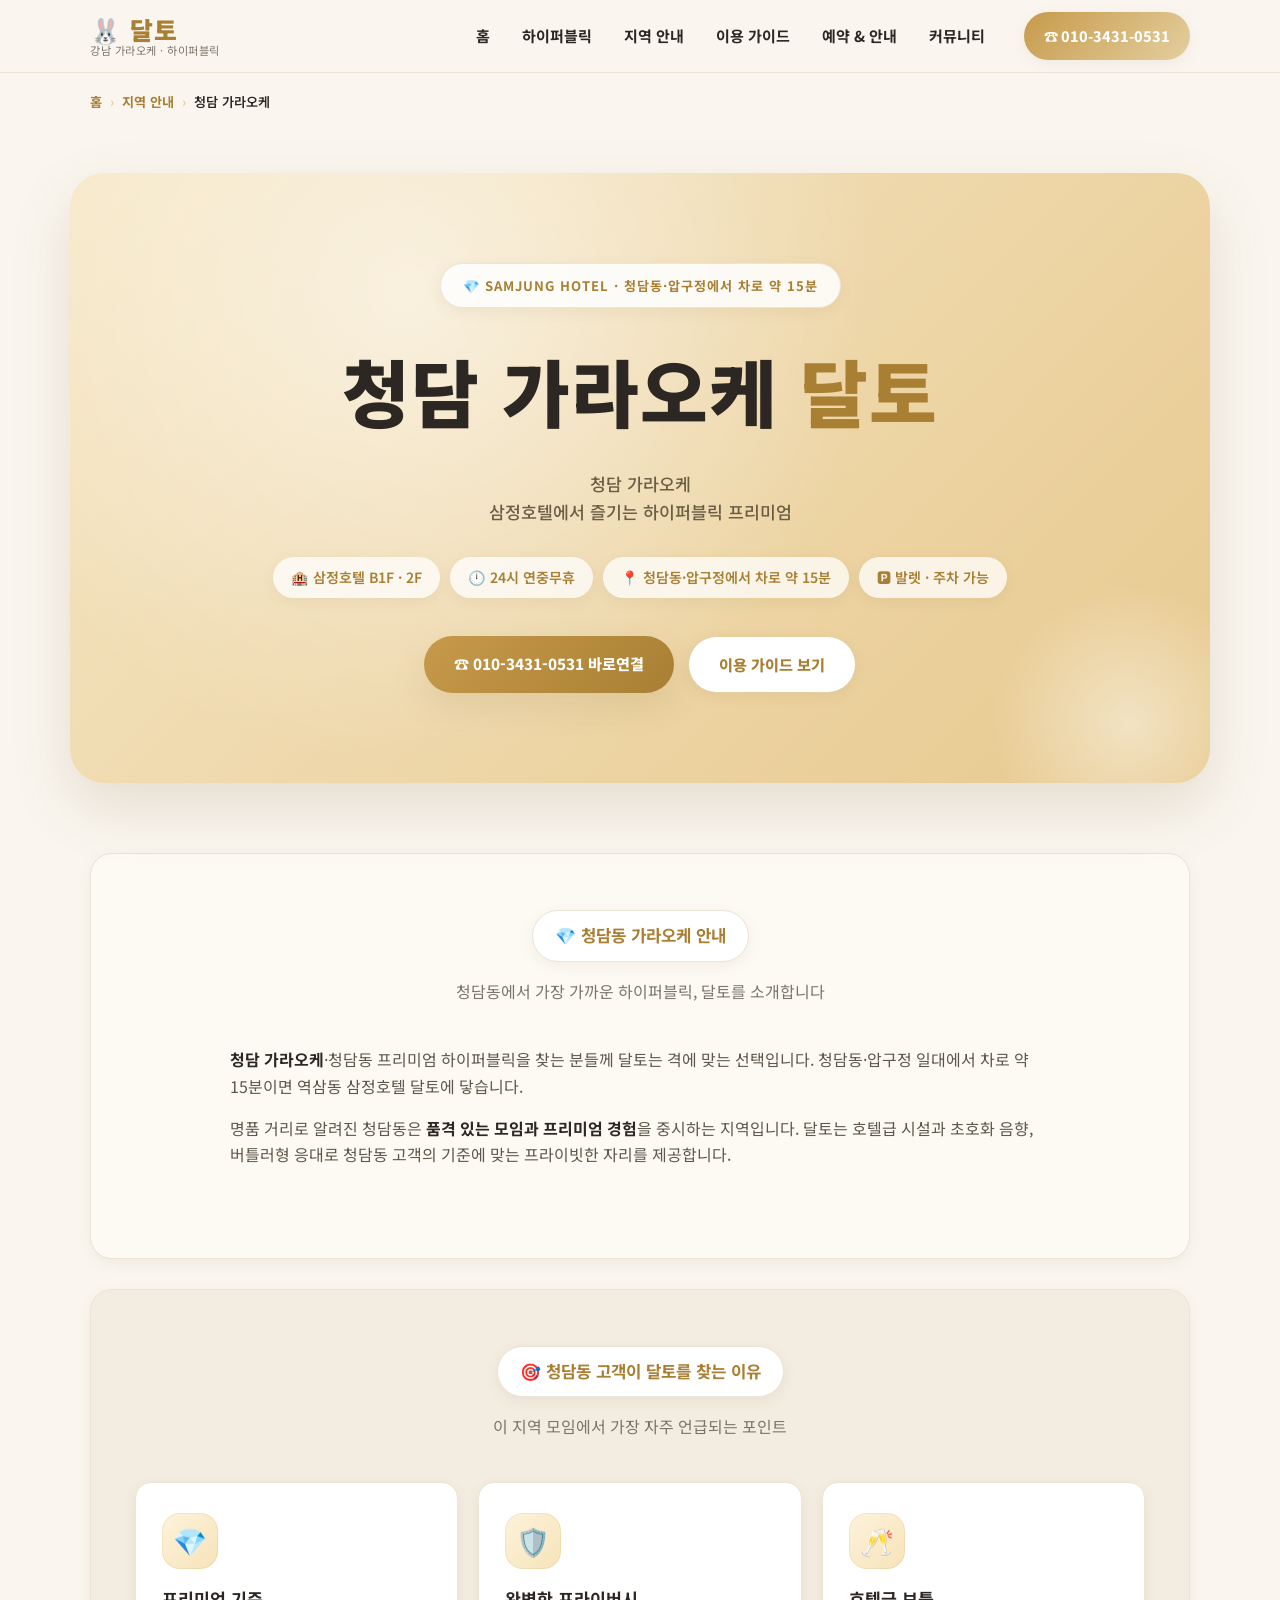
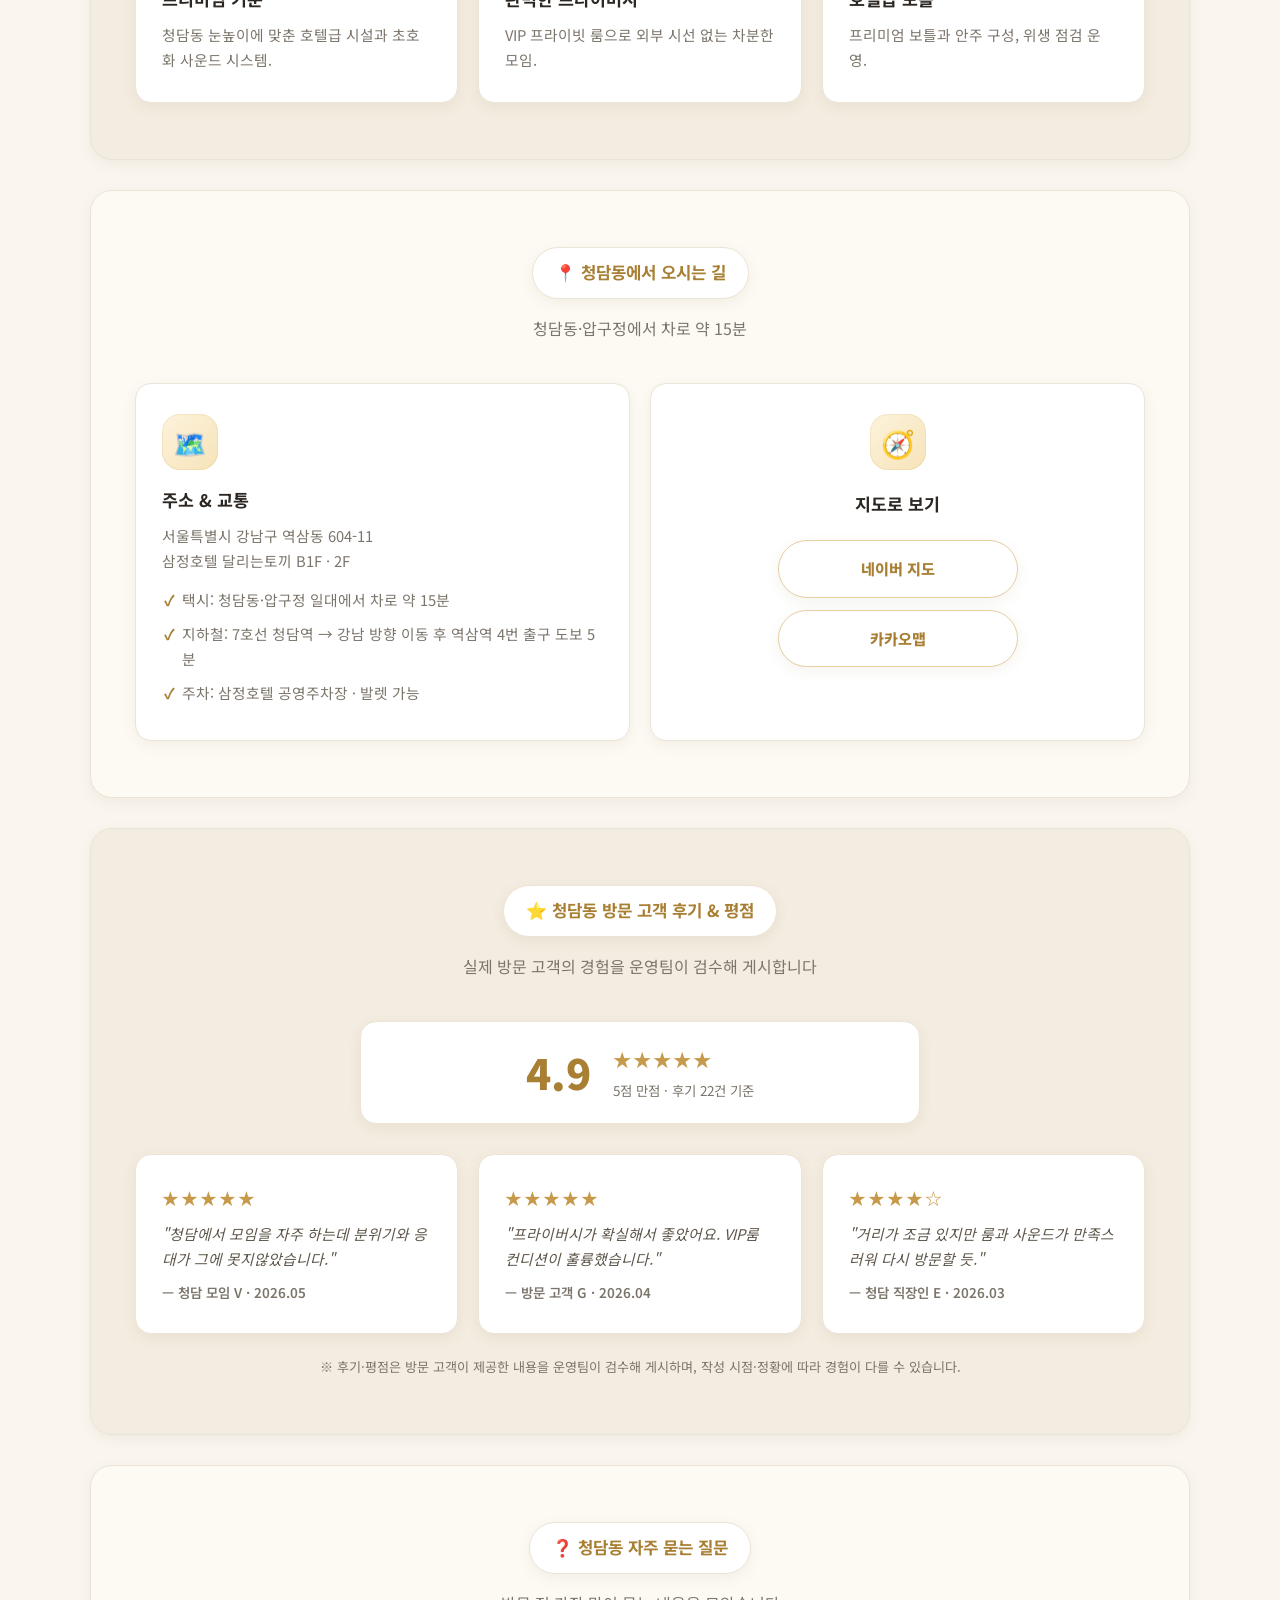
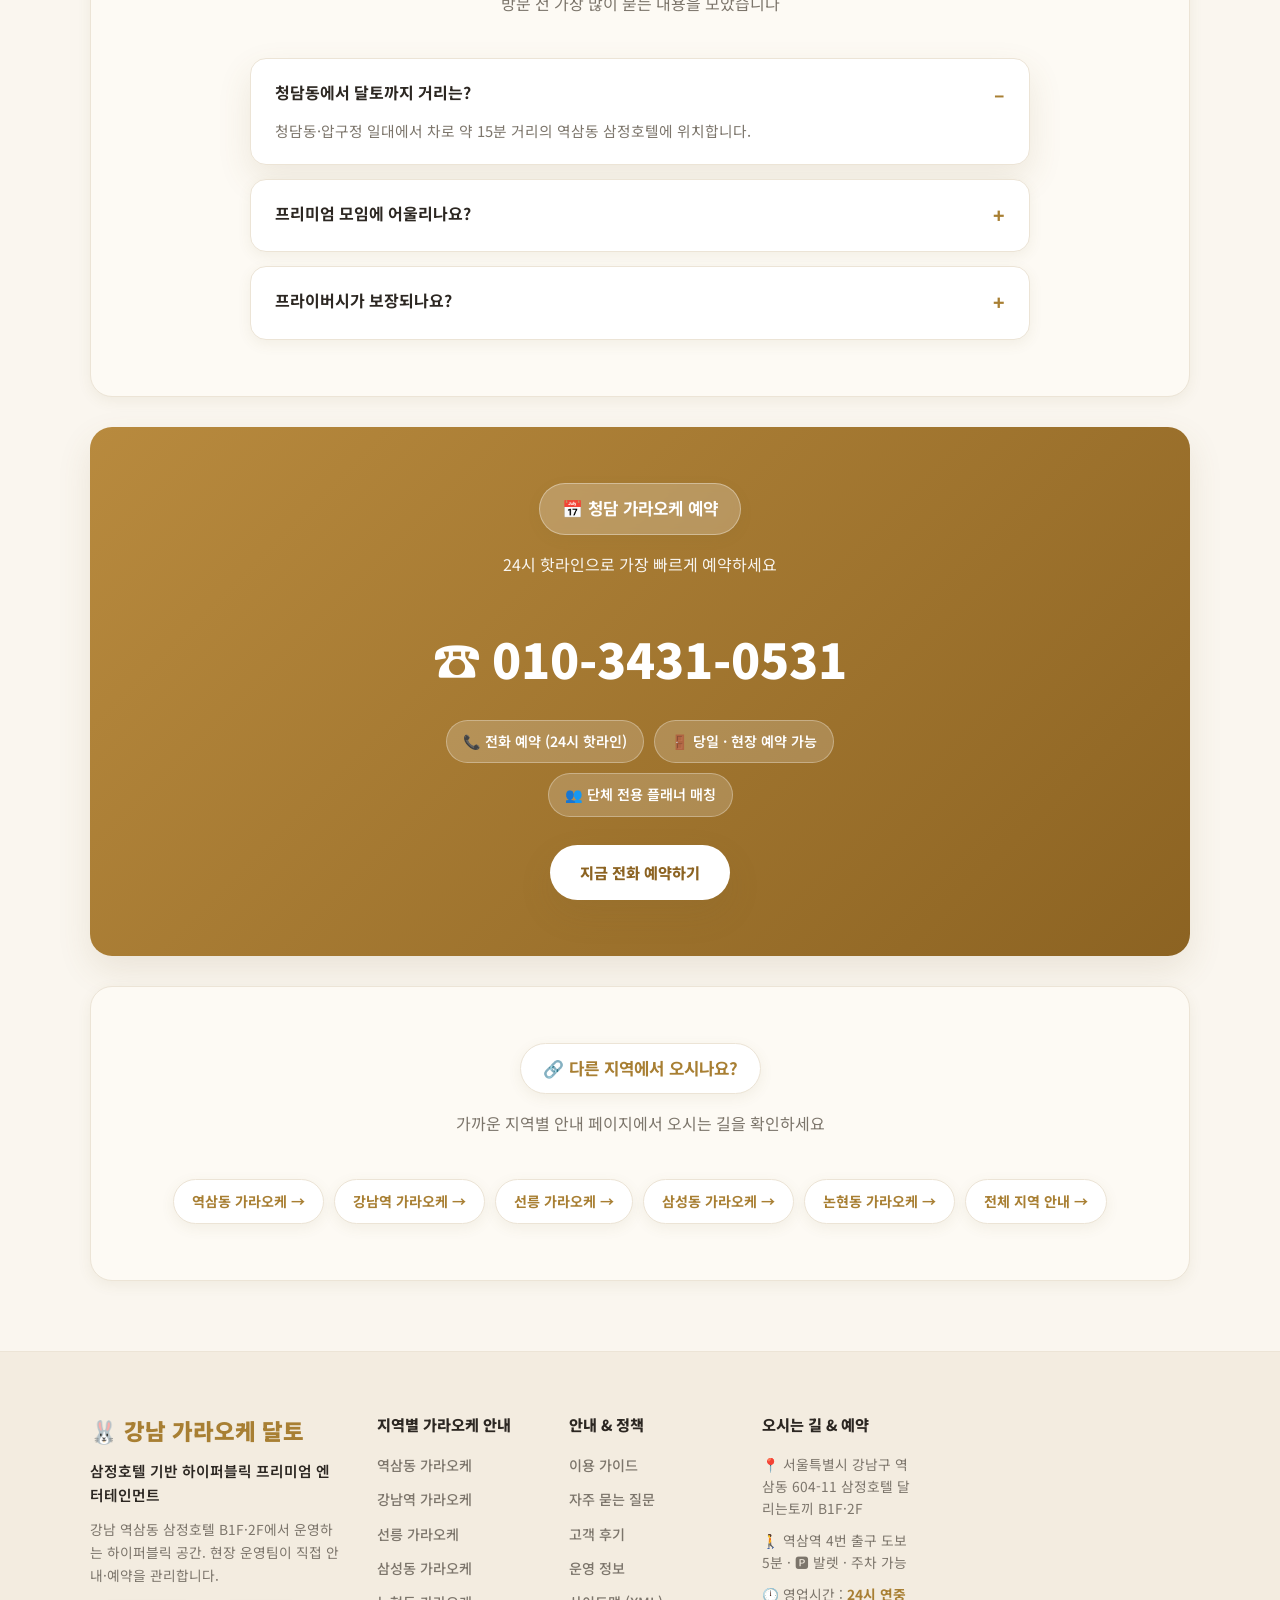
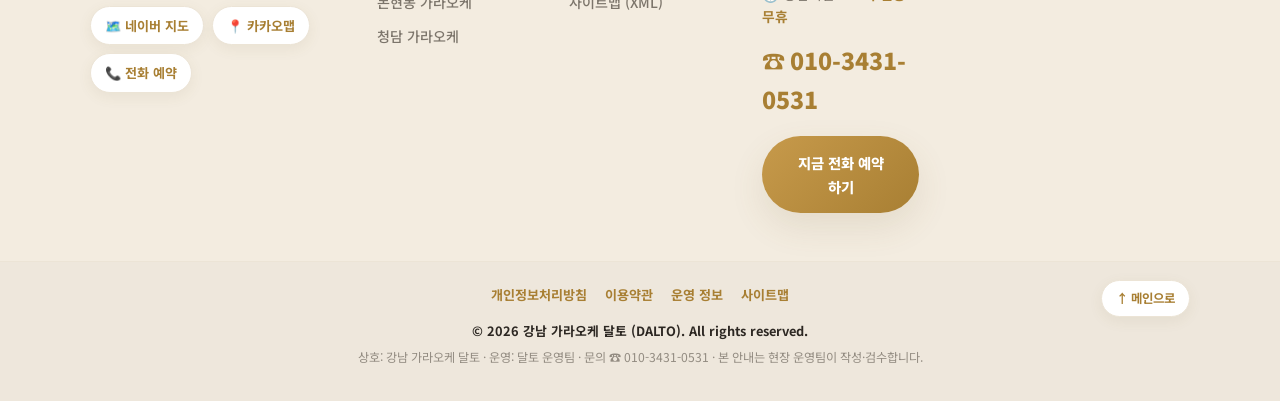
<file: region/cheongdam.html>
<!DOCTYPE html>
<html lang="ko">
<head>
  <meta charset="UTF-8" />
  <meta name="viewport" content="width=device-width, initial-scale=1.0" />

  <!-- ===== 기본 SEO ===== -->
  <title>청담 가라오케 달토 | 청담동 가라오케 하이퍼블릭 ☎ 010-3431-0531</title>
  <meta name="description" content="청담 가라오케를 찾는다면 — 청담동에서 가까운 삼정호텔 기반 강남 하이퍼블릭 달토. 오시는 길, 이용 안내, 후기·평점, 24시 예약(010-3431-0531)까지 정리했습니다." />
  <meta name="keywords" content="청담 가라오케, 강남 가라오케, 달토, 하이퍼블릭, 청담동 하이퍼블릭, 삼정호텔 가라오케" />
  <meta name="author" content="달토 운영팀 (현장 매니저)" />
  <meta name="robots" content="index, follow, max-image-preview:large" />
  <link rel="canonical" href="https://daltokr24.com/region/cheongdam.html" />

  <!-- ===== Open Graph ===== -->
  <meta property="og:type" content="website" />
  <meta property="og:site_name" content="강남 가라오케 달토" />
  <meta property="og:title" content="청담 가라오케 달토 | 청담동 가라오케 하이퍼블릭" />
  <meta property="og:description" content="청담동에서 가까운 삼정호텔 기반 하이퍼블릭 · 24시 예약 010-3431-0531" />
  <meta property="og:image" content="https://daltokr24.com/assets/og-image.svg" />
  <meta property="og:image:width" content="1200" />
  <meta property="og:image:height" content="630" />
  <meta property="og:locale" content="ko_KR" />
  <meta property="og:url" content="https://daltokr24.com/region/cheongdam.html" />
  <meta name="twitter:card" content="summary_large_image" />
  <meta name="twitter:title" content="청담 가라오케 달토 | 하이퍼블릭" />
  <meta name="twitter:description" content="청담동에서 가까운 하이퍼블릭 · 예약 010-3431-0531" />
  <meta name="twitter:image" content="https://daltokr24.com/assets/og-image.svg" />

  <!-- ===== 파비콘 ===== -->
  <link rel="icon" href="../assets/favicon.ico" sizes="any" />
  <link rel="icon" href="../assets/favicon.svg" type="image/svg+xml" />
  <link rel="apple-touch-icon" href="../assets/apple-touch-icon.png" />

  <!-- ===== 구조화 데이터 1: 지역 업체 (NightClub + 평점·리뷰) ===== -->
  <script type="application/ld+json">
  {
    "@context": "https://schema.org",
    "@type": "NightClub",
    "@id": "https://daltokr24.com/region/cheongdam.html#business",
    "name": "강남 가라오케 달토 — 청담 가라오케",
    "alternateName": "달토 하이퍼블릭 (청담동)",
    "description": "청담동 인근에서 가까운 삼정호텔 기반 강남 하이퍼블릭 프리미엄 가라오케 달토",
    "url": "https://daltokr24.com/region/cheongdam.html",
    "image": "https://daltokr24.com/assets/og-image.svg",
    "logo": "https://daltokr24.com/assets/og-image.svg",
    "telephone": "+82-10-3431-0531",
    "currenciesAccepted": "KRW",
    "paymentAccepted": "현금, 카드",
    "address": {
      "@type": "PostalAddress",
      "streetAddress": "역삼동 604-11번지 삼정호텔 달리는토끼 지하1층·2층",
      "addressLocality": "강남구",
      "addressRegion": "서울특별시",
      "postalCode": "06236",
      "addressCountry": "KR"
    },
    "geo": { "@type": "GeoCoordinates", "latitude": 37.5006, "longitude": 127.0364 },
    "hasMap": "https://map.naver.com/v5/search/서울%20강남구%20역삼동%20604-11%20삼정호텔",
    "openingHoursSpecification": [{
      "@type": "OpeningHoursSpecification",
      "dayOfWeek": ["Monday","Tuesday","Wednesday","Thursday","Friday","Saturday","Sunday"],
      "opens": "00:00", "closes": "23:59"
    }],
    "priceRange": "전화문의",
    "areaServed": ["청담동","강남구","역삼동","서울"],
    "aggregateRating": {
      "@type": "AggregateRating",
      "ratingValue": "4.9",
      "reviewCount": "22",
      "bestRating": "5",
      "worstRating": "1"
    },
    "review": [
      {
        "@type": "Review",
        "reviewRating": { "@type": "Rating", "ratingValue": "5", "bestRating": "5", "worstRating": "1" },
        "author": { "@type": "Person", "name": "청담 모임 V" },
        "datePublished": "2026-05-01",
        "reviewBody": "청담에서 모임을 자주 하는데 분위기와 응대가 그에 못지않았습니다."
      },
      {
        "@type": "Review",
        "reviewRating": { "@type": "Rating", "ratingValue": "5", "bestRating": "5", "worstRating": "1" },
        "author": { "@type": "Person", "name": "방문 고객 G" },
        "datePublished": "2026-04-01",
        "reviewBody": "프라이버시가 확실해서 좋았어요. VIP룸 컨디션이 훌륭했습니다."
      },
      {
        "@type": "Review",
        "reviewRating": { "@type": "Rating", "ratingValue": "4", "bestRating": "5", "worstRating": "1" },
        "author": { "@type": "Person", "name": "청담 직장인 E" },
        "datePublished": "2026-03-01",
        "reviewBody": "거리가 조금 있지만 룸과 사운드가 만족스러워 다시 방문할 듯."
      }
    ]
  }
  </script>

  <!-- ===== 구조화 데이터 2: 빵부스러기 ===== -->
  <script type="application/ld+json">
  {
    "@context": "https://schema.org",
    "@type": "BreadcrumbList",
    "itemListElement": [
      { "@type": "ListItem", "position": 1, "name": "홈", "item": "https://daltokr24.com/" },
      { "@type": "ListItem", "position": 2, "name": "지역 안내", "item": "https://daltokr24.com/#regions" },
      { "@type": "ListItem", "position": 3, "name": "청담 가라오케", "item": "https://daltokr24.com/region/cheongdam.html" }
    ]
  }
  </script>

  <!-- ===== 구조화 데이터 3: 지역 안내 글 (WebPage) ===== -->
  <script type="application/ld+json">
  {
    "@context": "https://schema.org",
    "@type": "WebPage",
    "name": "청담동 가라오케 — 달토 하이퍼블릭 위치·예약 안내",
    "url": "https://daltokr24.com/region/cheongdam.html",
    "description": "청담동에서 가까운 강남 하이퍼블릭 가라오케 달토. 오시는 길·이용 안내·후기·예약을 정리했습니다.",
    "isPartOf": { "@type": "WebSite", "name": "강남 가라오케 달토", "url": "https://daltokr24.com/" },
    "primaryImageOfPage": "https://daltokr24.com/assets/og-image.svg",
    "inLanguage": "ko-KR"
  }
  </script>

  <!-- ===== 구조화 데이터 4: FAQ ===== -->
  <script type="application/ld+json">
  {
    "@context": "https://schema.org",
    "@type": "FAQPage",
    "mainEntity": [
      { "@type": "Question", "name": "청담동에서 달토까지 거리는?",
        "acceptedAnswer": { "@type": "Answer", "text": "청담동·압구정 일대에서 차로 약 15분 거리의 역삼동 삼정호텔에 위치합니다." } },
      { "@type": "Question", "name": "프리미엄 모임에 어울리나요?",
        "acceptedAnswer": { "@type": "Answer", "text": "호텔급 시설과 초호화 음향, 버틀러형 응대로 청담동 눈높이에 맞는 프라이빗한 자리를 제공합니다." } },
      { "@type": "Question", "name": "프라이버시가 보장되나요?",
        "acceptedAnswer": { "@type": "Answer", "text": "독립된 VIP 프라이빗 룸으로 외부 시선 없이 차분하게 모임을 즐기실 수 있습니다." } }
    ]
  }
  </script>

  <link rel="preconnect" href="https://fonts.googleapis.com" />
  <link rel="preconnect" href="https://fonts.gstatic.com" crossorigin />
  <link href="https://fonts.googleapis.com/css2?family=Noto+Sans+KR:wght@400;500;700;900&display=swap" rel="stylesheet" />
  <link rel="stylesheet" href="../styles.css" />
</head>
<body>

  <header class="site-header">
    <div class="nav-container">
      <a href="../index.html#home" class="brand">
        <span class="brand-logo">🐰 달토</span>
        <span class="brand-sub">강남 가라오케 · 하이퍼블릭</span>
      </a>
      <button class="nav-toggle" aria-label="메뉴 열기" aria-expanded="false">
        <span></span><span></span><span></span>
      </button>
      <nav class="main-nav">
        <ul class="nav-menu">
          <li class="nav-item"><a href="../index.html#home">홈</a>
            <ul class="dropdown">
              <li><a href="../index.html#about">달토 소개</a></li>
              <li><a href="../index.html#location">오시는 길</a></li>
            </ul>
          </li>
          <li class="nav-item"><a href="../index.html#hyperpublic">하이퍼블릭</a>
            <ul class="dropdown">
              <li><a href="../index.html#hyperpublic">하이퍼블릭 정의</a></li>
              <li><a href="../index.html#compare">일반 가라오케와 차이</a></li>
              <li><a href="../index.html#features">달토만의 특별함</a></li>
            </ul>
          </li>
          <li class="nav-item"><a href="../index.html#regions">지역 안내</a>
            <ul class="dropdown">
              <li><a href="yeoksam.html">역삼동 가라오케</a></li>
              <li><a href="gangnam-station.html">강남역 가라오케</a></li>
              <li><a href="seolleung.html">선릉 가라오케</a></li>
              <li><a href="samseong.html">삼성동 가라오케</a></li>
              <li><a href="nonhyeon.html">논현동 가라오케</a></li>
              <li><a href="cheongdam.html">청담 가라오케</a></li>
            </ul>
          </li>
          <li class="nav-item"><a href="../index.html#guide">이용 가이드</a>
            <ul class="dropdown">
              <li><a href="../index.html#guide">첫 방문 가이드</a></li>
              <li><a href="../index.html#faq">자주 묻는 질문</a></li>
            </ul>
          </li>
          <li class="nav-item"><a href="../index.html#reservation">예약 &amp; 안내</a>
            <ul class="dropdown">
              <li><a href="../index.html#reservation">예약 방법</a></li>
              <li><a href="tel:010-3431-0531">전화예약 ☎ 010-3431-0531</a></li>
            </ul>
          </li>
          <li class="nav-item"><a href="../index.html#community">커뮤니티</a>
            <ul class="dropdown">
              <li><a href="../index.html#community">고객 후기</a></li>
              <li><a href="../index.html#trust">운영 정보</a></li>
            </ul>
          </li>
        </ul>
      </nav>
      <a href="tel:010-3431-0531" class="nav-cta">☎ 010-3431-0531</a>
    </div>
  </header>

  <!-- ============ 브레드크럼 ============ -->
  <nav class="breadcrumb" aria-label="현재 위치">
    <ol>
      <li><a href="../index.html#home">홈</a></li>
      <li><a href="../index.html#regions">지역 안내</a></li>
      <li aria-current="page">청담 가라오케</li>
    </ol>
  </nav>

  <main>

    <!-- ============ 히어로 ============ -->
    <section id="home" class="hero">
      <div class="hero-card">
        <span class="chip chip-hero">💎 SAMJUNG HOTEL · 청담동·압구정에서 차로 약 15분</span>
        <h1 class="hero-title">청담 가라오케 <span>달토</span></h1>
        <p class="hero-slogan">청담 가라오케<br />삼정호텔에서 즐기는 하이퍼블릭 프리미엄</p>
        <ul class="hero-points">
          <li>🏨 삼정호텔 B1F · 2F</li>
          <li>🕛 24시 연중무휴</li>
          <li>📍 청담동·압구정에서 차로 약 15분</li>
          <li>🅿️ 발렛 · 주차 가능</li>
        </ul>
        <div class="hero-buttons">
          <a href="tel:010-3431-0531" class="btn btn-primary">☎ 010-3431-0531 바로연결</a>
          <a href="../index.html#guide" class="btn btn-ghost">이용 가이드 보기</a>
        </div>
      </div>
    </section>

    <div class="container blocks">

      <!-- ============ 지역 소개 ============ -->
      <section id="intro" class="block">
        <div class="block-head">
          <span class="chip">💎 청담동 가라오케 안내</span>
          <p class="block-lead">청담동에서 가장 가까운 하이퍼블릭, 달토를 소개합니다</p>
        </div>
        <div class="prose">
          <p><strong>청담 가라오케</strong>·청담동 프리미엄 하이퍼블릭을 찾는 분들께 달토는 격에 맞는 선택입니다. 청담동·압구정 일대에서 차로 약 15분이면 역삼동 삼정호텔 달토에 닿습니다.</p>
          <p>명품 거리로 알려진 청담동은 <strong>품격 있는 모임과 프리미엄 경험</strong>을 중시하는 지역입니다. 달토는 호텔급 시설과 초호화 음향, 버틀러형 응대로 청담동 고객의 기준에 맞는 프라이빗한 자리를 제공합니다.</p>
        </div>
      </section>

      <!-- ============ 왜 이 지역 고객이 달토를 찾는가 ============ -->
      <section id="why" class="block block-cream">
        <div class="block-head">
          <span class="chip">🎯 청담동 고객이 달토를 찾는 이유</span>
          <p class="block-lead">이 지역 모임에서 가장 자주 언급되는 포인트</p>
        </div>
        <div class="grid grid-3">
          <div class="card"><span class="card-icon">💎</span><h3>프리미엄 기준</h3><p>청담동 눈높이에 맞춘 호텔급 시설과 초호화 사운드 시스템.</p></div>
          <div class="card"><span class="card-icon">🛡️</span><h3>완벽한 프라이버시</h3><p>VIP 프라이빗 룸으로 외부 시선 없는 차분한 모임.</p></div>
          <div class="card"><span class="card-icon">🥂</span><h3>호텔급 보틀</h3><p>프리미엄 보틀과 안주 구성, 위생 점검 운영.</p></div>
        </div>
      </section>

      <!-- ============ 오시는 길 ============ -->
      <section id="location" class="block">
        <div class="block-head">
          <span class="chip">📍 청담동에서 오시는 길</span>
          <p class="block-lead">청담동·압구정에서 차로 약 15분</p>
        </div>
        <div class="grid grid-2">
          <div class="card">
            <span class="card-icon">🗺️</span><h3>주소 &amp; 교통</h3>
            <p>서울특별시 강남구 역삼동 604-11<br />삼정호텔 달리는토끼 B1F · 2F</p>
            <ul class="list">
              <li>택시: 청담동·압구정 일대에서 차로 약 15분</li>
              <li>지하철: 7호선 청담역 → 강남 방향 이동 후 역삼역 4번 출구 도보 5분</li>
              <li>주차: 삼정호텔 공영주차장 · 발렛 가능</li>
            </ul>
          </div>
          <div class="card map-card">
            <span class="card-icon">🧭</span><h3>지도로 보기</h3>
            <a class="btn btn-ghost" target="_blank" rel="noopener" href="https://map.naver.com/v5/search/서울%20강남구%20역삼동%20604-11%20삼정호텔">네이버 지도</a>
            <a class="btn btn-ghost" target="_blank" rel="noopener" href="https://map.kakao.com/?q=서울%20강남구%20역삼동%20604-11%20삼정호텔">카카오맵</a>
          </div>
        </div>
      </section>

      <!-- ============ 후기 · 평점 ============ -->
      <section id="reviews" class="block block-cream">
        <div class="block-head">
          <span class="chip">⭐ 청담동 방문 고객 후기 &amp; 평점</span>
          <p class="block-lead">실제 방문 고객의 경험을 운영팀이 검수해 게시합니다</p>
        </div>
        <div class="rating-box">
          <div class="rating-score">4.9</div>
          <div class="rating-meta">
            <div class="rating-stars">★★★★★</div>
            <div class="rating-count">5점 만점 · 후기 22건 기준</div>
          </div>
        </div>
        <div class="grid grid-3">
          <div class="card review"><div class="stars">★★★★★</div><p>"청담에서 모임을 자주 하는데 분위기와 응대가 그에 못지않았습니다."</p><span class="review-by">— 청담 모임 V · 2026.05</span></div>
          <div class="card review"><div class="stars">★★★★★</div><p>"프라이버시가 확실해서 좋았어요. VIP룸 컨디션이 훌륭했습니다."</p><span class="review-by">— 방문 고객 G · 2026.04</span></div>
          <div class="card review"><div class="stars">★★★★☆</div><p>"거리가 조금 있지만 룸과 사운드가 만족스러워 다시 방문할 듯."</p><span class="review-by">— 청담 직장인 E · 2026.03</span></div>
        </div>
        <p class="note">※ 후기·평점은 방문 고객이 제공한 내용을 운영팀이 검수해 게시하며, 작성 시점·정황에 따라 경험이 다를 수 있습니다.</p>
      </section>

      <!-- ============ FAQ ============ -->
      <section id="faq" class="block">
        <div class="block-head">
          <span class="chip">❓ 청담동 자주 묻는 질문</span>
          <p class="block-lead">방문 전 가장 많이 묻는 내용을 모았습니다</p>
        </div>
        <div class="faq">
          <details open><summary>청담동에서 달토까지 거리는?</summary><p>청담동·압구정 일대에서 차로 약 15분 거리의 역삼동 삼정호텔에 위치합니다.</p></details>
          <details><summary>프리미엄 모임에 어울리나요?</summary><p>호텔급 시설과 초호화 음향, 버틀러형 응대로 청담동 눈높이에 맞는 프라이빗한 자리를 제공합니다.</p></details>
          <details><summary>프라이버시가 보장되나요?</summary><p>독립된 VIP 프라이빗 룸으로 외부 시선 없이 차분하게 모임을 즐기실 수 있습니다.</p></details>
        </div>
      </section>

      <!-- ============ 예약 CTA ============ -->
      <section id="reservation" class="block block-accent">
        <div class="block-head">
          <span class="chip chip-light">📅 청담 가라오케 예약</span>
          <p class="block-lead block-lead-light">24시 핫라인으로 가장 빠르게 예약하세요</p>
        </div>
        <div class="cta-box">
          <p class="cta-phone">☎ <a href="tel:010-3431-0531">010-3431-0531</a></p>
          <div class="reserve-chips">
            <span>📞 전화 예약 (24시 핫라인)</span>
            <span>🚪 당일 · 현장 예약 가능</span>
            <span>👥 단체 전용 플래너 매칭</span>
          </div>
          <a href="tel:010-3431-0531" class="btn btn-white">지금 전화 예약하기</a>
        </div>
      </section>

      <!-- ============ 관련 지역 (교차 내부링크) ============ -->
      <section id="related" class="block">
        <div class="block-head">
          <span class="chip">🔗 다른 지역에서 오시나요?</span>
          <p class="block-lead">가까운 지역별 안내 페이지에서 오시는 길을 확인하세요</p>
        </div>
        <div class="related-links">
          <a href="yeoksam.html">역삼동 가라오케 →</a>
          <a href="gangnam-station.html">강남역 가라오케 →</a>
          <a href="seolleung.html">선릉 가라오케 →</a>
          <a href="samseong.html">삼성동 가라오케 →</a>
          <a href="nonhyeon.html">논현동 가라오케 →</a>
          <a href="../index.html#regions">전체 지역 안내 →</a>
        </div>
      </section>

    </div><!-- /.blocks -->
  </main>

  <footer class="site-footer">
    <div class="container footer-grid">
      <div class="footer-col footer-brand-col">
        <p class="footer-brand">🐰 강남 가라오케 달토</p>
        <p class="footer-tag">삼정호텔 기반 하이퍼블릭 프리미엄 엔터테인먼트</p>
        <p class="footer-desc">강남 역삼동 삼정호텔 B1F·2F에서 운영하는 하이퍼블릭 공간. 현장 운영팀이 직접 안내·예약을 관리합니다.</p>
        <div class="footer-social" aria-label="공식 채널 및 지도">
          <a href="https://map.naver.com/v5/search/서울%20강남구%20역삼동%20604-11%20삼정호텔" target="_blank" rel="noopener">🗺️ 네이버 지도</a>
          <a href="https://map.kakao.com/?q=서울%20강남구%20역삼동%20604-11%20삼정호텔" target="_blank" rel="noopener">📍 카카오맵</a>
          <a href="tel:010-3431-0531">📞 전화 예약</a>
        </div>
      </div>
      <nav class="footer-col" aria-label="지역별 안내">
        <h3 class="footer-h">지역별 가라오케 안내</h3>
        <ul class="footer-nav">
          <li><a href="yeoksam.html">역삼동 가라오케</a></li>
          <li><a href="gangnam-station.html">강남역 가라오케</a></li>
          <li><a href="seolleung.html">선릉 가라오케</a></li>
          <li><a href="samseong.html">삼성동 가라오케</a></li>
          <li><a href="nonhyeon.html">논현동 가라오케</a></li>
          <li><a href="cheongdam.html">청담 가라오케</a></li>
        </ul>
      </nav>
      <nav class="footer-col" aria-label="안내 및 정책">
        <h3 class="footer-h">안내 &amp; 정책</h3>
        <ul class="footer-nav">
          <li><a href="../index.html#guide">이용 가이드</a></li>
          <li><a href="../index.html#faq">자주 묻는 질문</a></li>
          <li><a href="../index.html#community">고객 후기</a></li>
          <li><a href="../index.html#trust">운영 정보</a></li>
          <li><a href="../sitemap.xml">사이트맵 (XML)</a></li>
        </ul>
      </nav>
      <div class="footer-col footer-contact">
        <h3 class="footer-h">오시는 길 &amp; 예약</h3>
        <address class="footer-address">
          <span class="footer-line">📍 서울특별시 강남구 역삼동 604-11 삼정호텔 달리는토끼 B1F·2F</span>
          <span class="footer-line">🚶 역삼역 4번 출구 도보 5분 · 🅿️ 발렛 · 주차 가능</span>
          <span class="footer-line">🕛 영업시간 : <strong>24시 연중무휴</strong></span>
          <a class="footer-phone" href="tel:010-3431-0531">☎ 010-3431-0531</a>
        </address>
        <a href="tel:010-3431-0531" class="btn btn-primary footer-cta">지금 전화 예약하기</a>
      </div>
    </div>
    <div class="footer-bottom">
      <div class="container footer-bottom-inner">
        <nav class="footer-legal" aria-label="법적 고지">
          <a href="../privacy.html">개인정보처리방침</a>
          <a href="../terms.html">이용약관</a>
          <a href="../index.html#trust">운영 정보</a>
          <a href="../sitemap.xml">사이트맵</a>
        </nav>
        <p class="footer-copy">© <span id="year"></span> 강남 가라오케 달토 (DALTO). All rights reserved.</p>
        <p class="footer-meta">상호: 강남 가라오케 달토 · 운영: 달토 운영팀 · 문의 ☎ 010-3431-0531 · 본 안내는 현장 운영팀이 작성·검수합니다.</p>
        <a href="../index.html#home" class="footer-top" aria-label="홈으로">↑ 메인으로</a>
      </div>
    </div>
  </footer>

  <a href="tel:010-3431-0531" class="floating-call" aria-label="전화 예약">☎ 010-3431-0531</a>
  <script src="../script.js"></script>
</body>
</html>
</file>
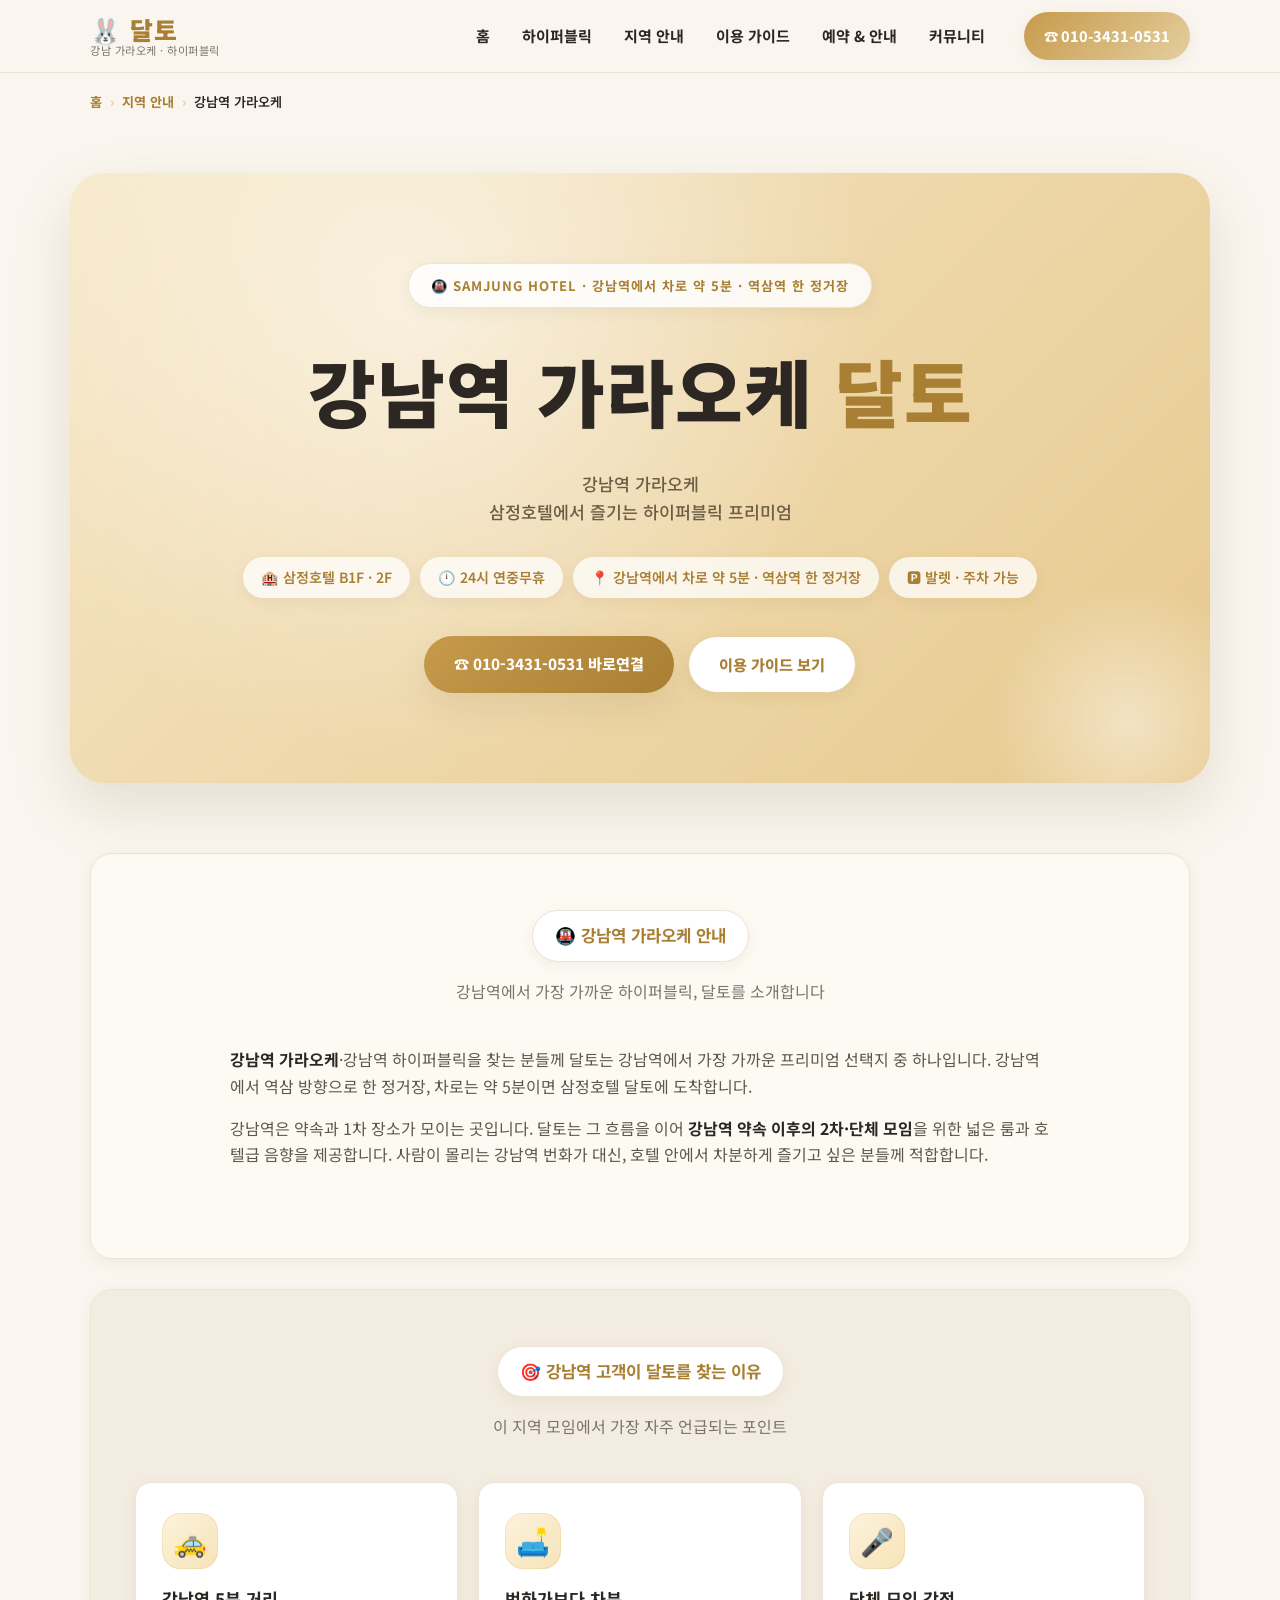
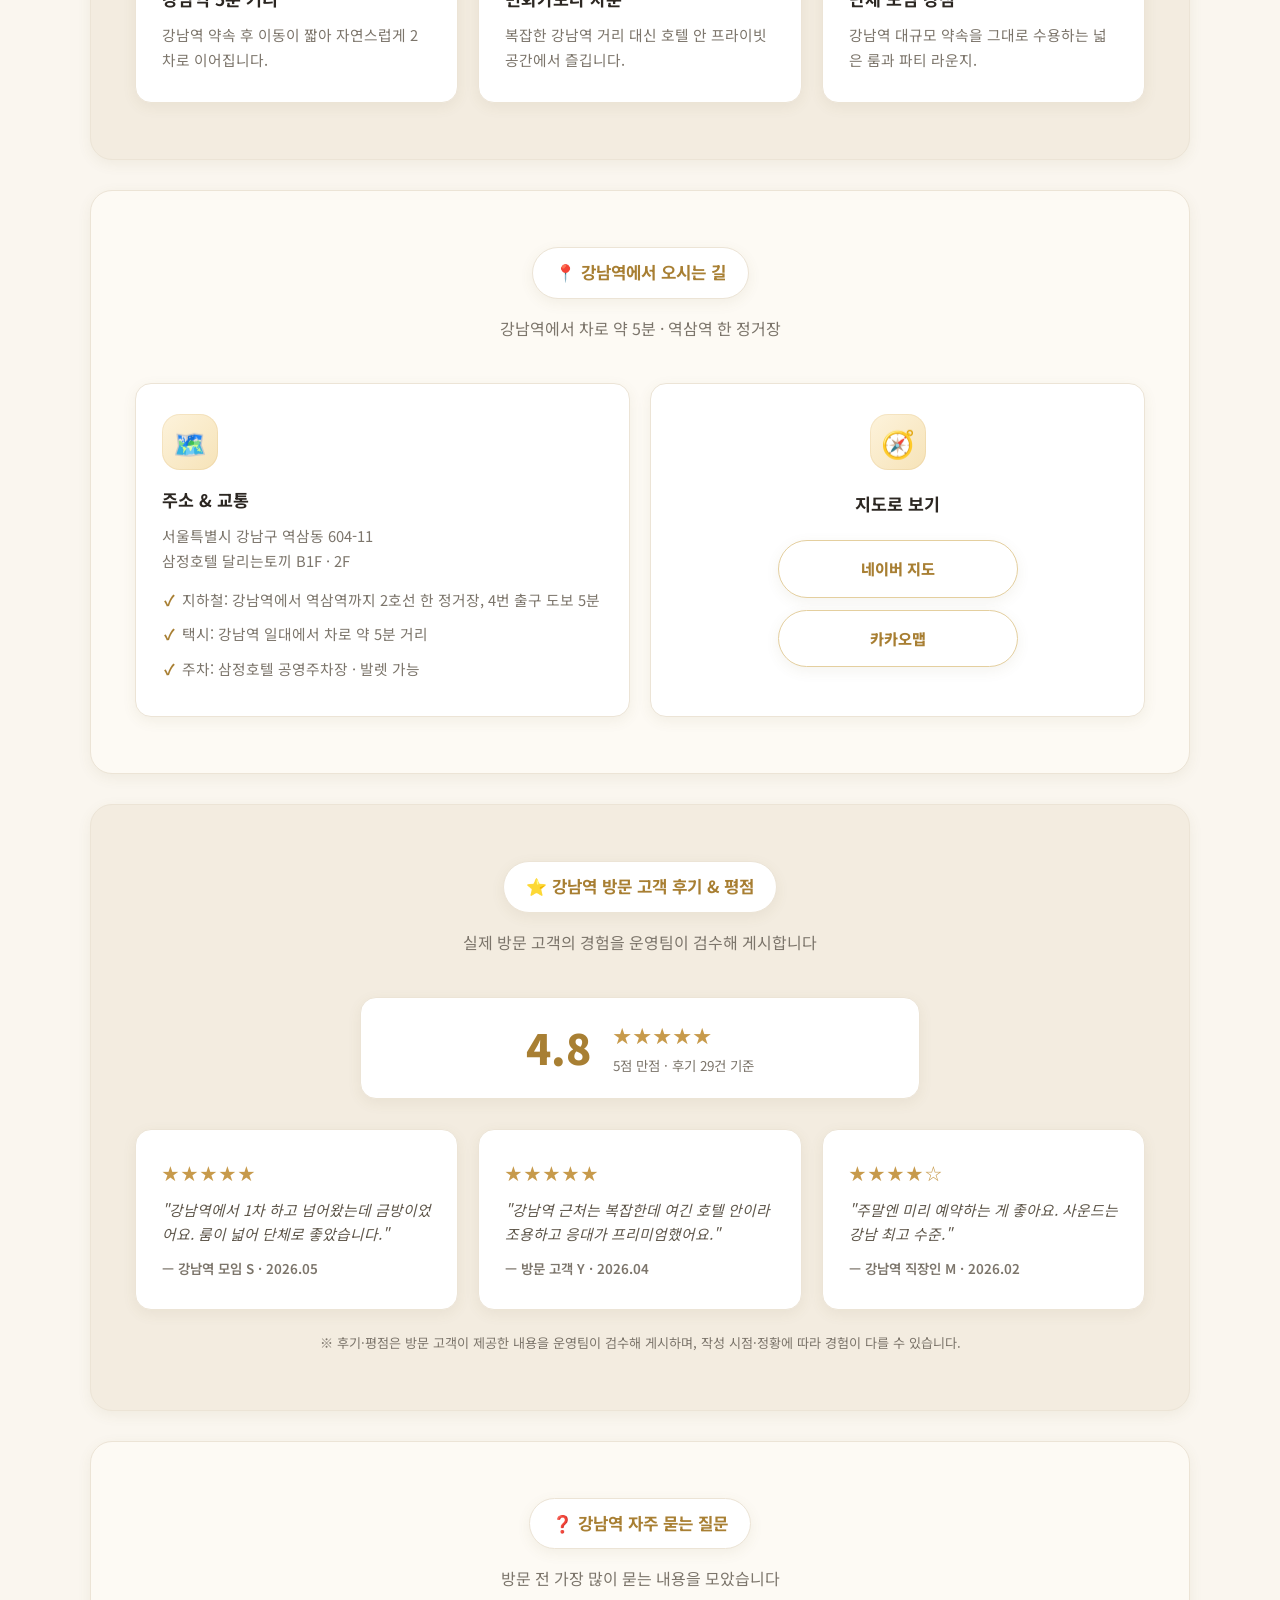
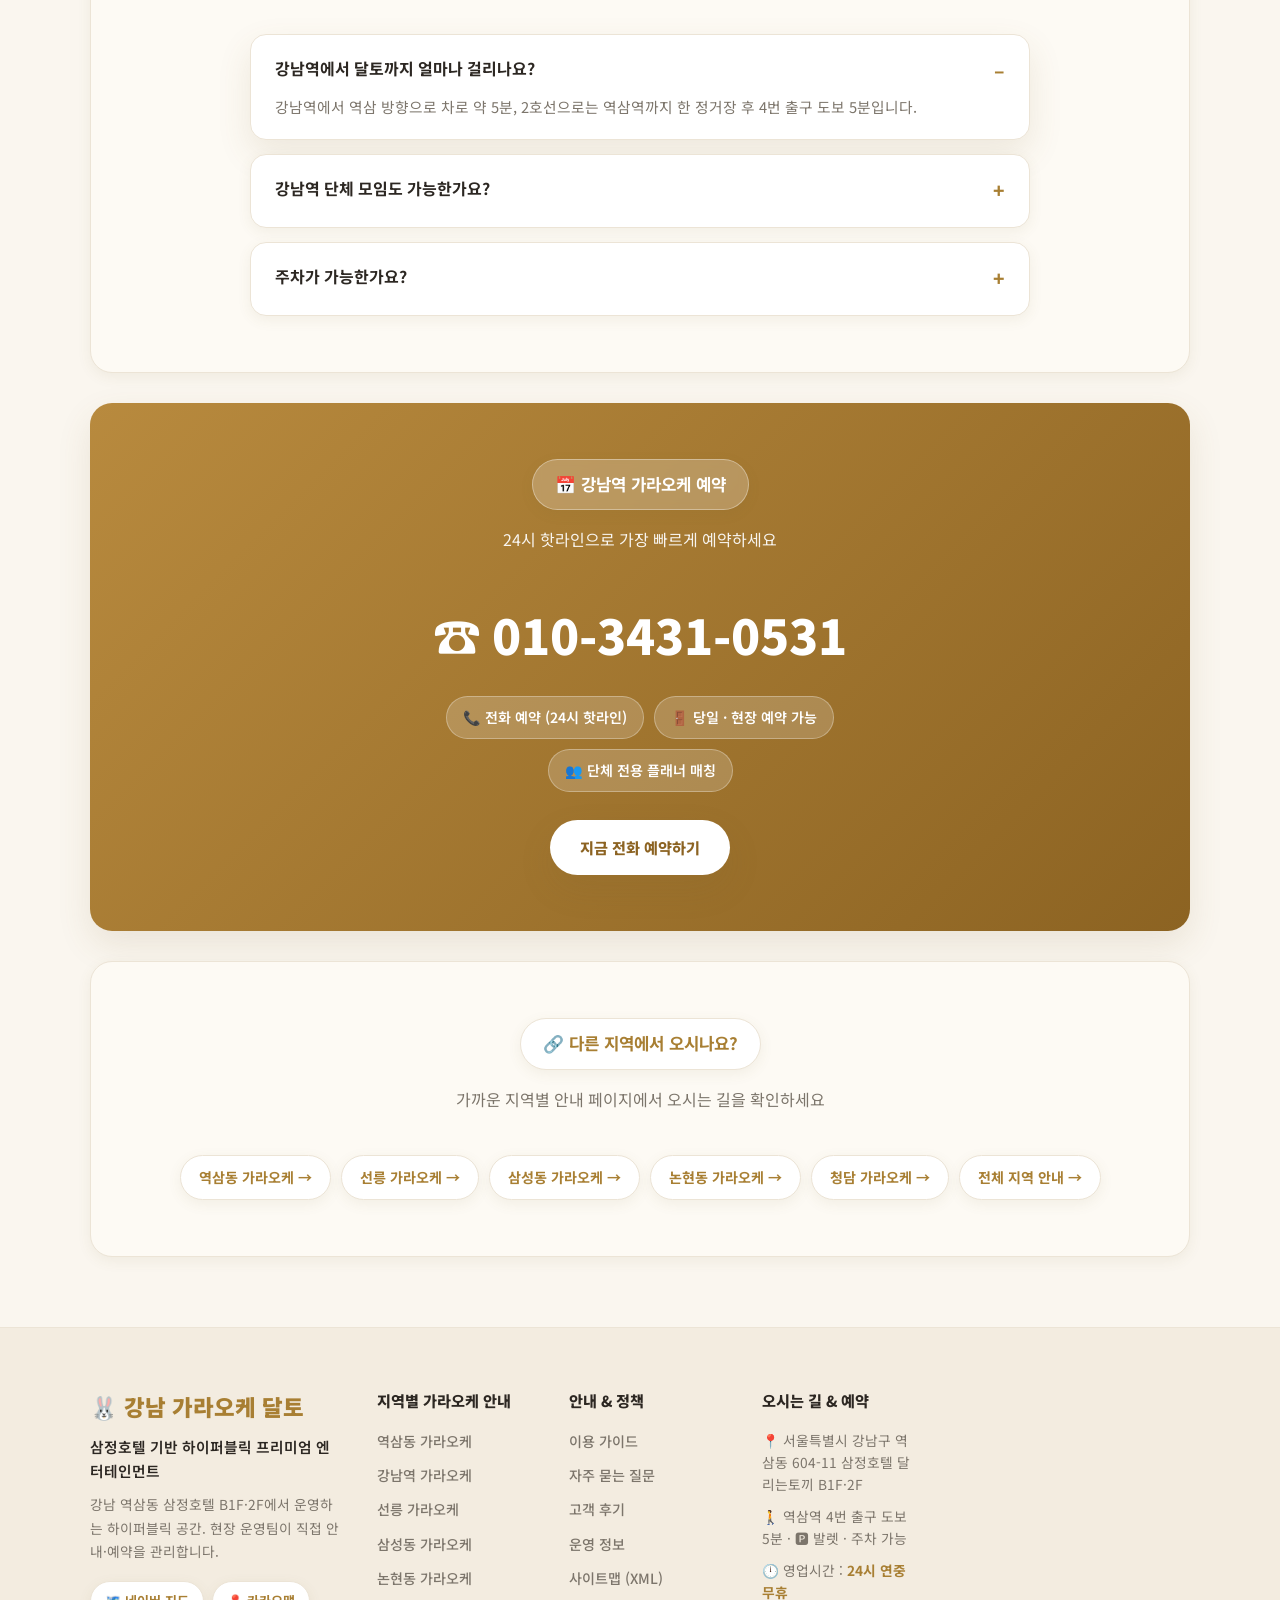
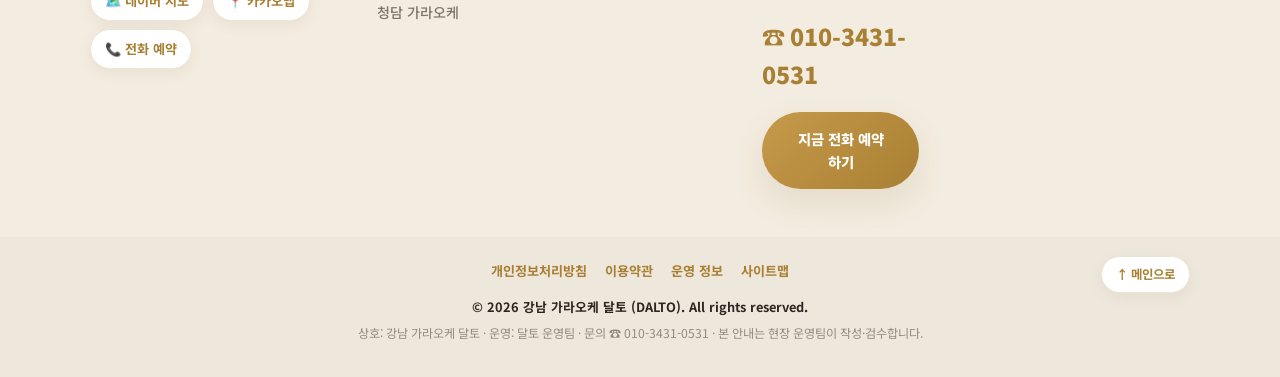
<file: region/gangnam-station.html>
<!DOCTYPE html>
<html lang="ko">
<head>
  <meta charset="UTF-8" />
  <meta name="viewport" content="width=device-width, initial-scale=1.0" />

  <!-- ===== 기본 SEO ===== -->
  <title>강남역 가라오케 달토 | 강남역 가라오케 하이퍼블릭 ☎ 010-3431-0531</title>
  <meta name="description" content="강남역 가라오케를 찾는다면 — 강남역에서 가까운 삼정호텔 기반 강남 하이퍼블릭 달토. 오시는 길, 이용 안내, 후기·평점, 24시 예약(010-3431-0531)까지 정리했습니다." />
  <meta name="keywords" content="강남역 가라오케, 강남 가라오케, 달토, 하이퍼블릭, 강남역 하이퍼블릭, 삼정호텔 가라오케" />
  <meta name="author" content="달토 운영팀 (현장 매니저)" />
  <meta name="robots" content="index, follow, max-image-preview:large" />
  <link rel="canonical" href="https://daltokr24.com/region/gangnam-station.html" />

  <!-- ===== Open Graph ===== -->
  <meta property="og:type" content="website" />
  <meta property="og:site_name" content="강남 가라오케 달토" />
  <meta property="og:title" content="강남역 가라오케 달토 | 강남역 가라오케 하이퍼블릭" />
  <meta property="og:description" content="강남역에서 가까운 삼정호텔 기반 하이퍼블릭 · 24시 예약 010-3431-0531" />
  <meta property="og:image" content="https://daltokr24.com/assets/og-image.svg" />
  <meta property="og:image:width" content="1200" />
  <meta property="og:image:height" content="630" />
  <meta property="og:locale" content="ko_KR" />
  <meta property="og:url" content="https://daltokr24.com/region/gangnam-station.html" />
  <meta name="twitter:card" content="summary_large_image" />
  <meta name="twitter:title" content="강남역 가라오케 달토 | 하이퍼블릭" />
  <meta name="twitter:description" content="강남역에서 가까운 하이퍼블릭 · 예약 010-3431-0531" />
  <meta name="twitter:image" content="https://daltokr24.com/assets/og-image.svg" />

  <!-- ===== 파비콘 ===== -->
  <link rel="icon" href="../assets/favicon.ico" sizes="any" />
  <link rel="icon" href="../assets/favicon.svg" type="image/svg+xml" />
  <link rel="apple-touch-icon" href="../assets/apple-touch-icon.png" />

  <!-- ===== 구조화 데이터 1: 지역 업체 (NightClub + 평점·리뷰) ===== -->
  <script type="application/ld+json">
  {
    "@context": "https://schema.org",
    "@type": "NightClub",
    "@id": "https://daltokr24.com/region/gangnam-station.html#business",
    "name": "강남 가라오케 달토 — 강남역 가라오케",
    "alternateName": "달토 하이퍼블릭 (강남역)",
    "description": "강남역 인근에서 가까운 삼정호텔 기반 강남 하이퍼블릭 프리미엄 가라오케 달토",
    "url": "https://daltokr24.com/region/gangnam-station.html",
    "image": "https://daltokr24.com/assets/og-image.svg",
    "logo": "https://daltokr24.com/assets/og-image.svg",
    "telephone": "+82-10-3431-0531",
    "currenciesAccepted": "KRW",
    "paymentAccepted": "현금, 카드",
    "address": {
      "@type": "PostalAddress",
      "streetAddress": "역삼동 604-11번지 삼정호텔 달리는토끼 지하1층·2층",
      "addressLocality": "강남구",
      "addressRegion": "서울특별시",
      "postalCode": "06236",
      "addressCountry": "KR"
    },
    "geo": { "@type": "GeoCoordinates", "latitude": 37.5006, "longitude": 127.0364 },
    "hasMap": "https://map.naver.com/v5/search/서울%20강남구%20역삼동%20604-11%20삼정호텔",
    "openingHoursSpecification": [{
      "@type": "OpeningHoursSpecification",
      "dayOfWeek": ["Monday","Tuesday","Wednesday","Thursday","Friday","Saturday","Sunday"],
      "opens": "00:00", "closes": "23:59"
    }],
    "priceRange": "전화문의",
    "areaServed": ["강남역","강남구","역삼동","서울"],
    "aggregateRating": {
      "@type": "AggregateRating",
      "ratingValue": "4.8",
      "reviewCount": "29",
      "bestRating": "5",
      "worstRating": "1"
    },
    "review": [
      {
        "@type": "Review",
        "reviewRating": { "@type": "Rating", "ratingValue": "5", "bestRating": "5", "worstRating": "1" },
        "author": { "@type": "Person", "name": "강남역 모임 S" },
        "datePublished": "2026-05-01",
        "reviewBody": "강남역에서 1차 하고 넘어왔는데 금방이었어요. 룸이 넓어 단체로 좋았습니다."
      },
      {
        "@type": "Review",
        "reviewRating": { "@type": "Rating", "ratingValue": "5", "bestRating": "5", "worstRating": "1" },
        "author": { "@type": "Person", "name": "방문 고객 Y" },
        "datePublished": "2026-04-01",
        "reviewBody": "강남역 근처는 복잡한데 여긴 호텔 안이라 조용하고 응대가 프리미엄했어요."
      },
      {
        "@type": "Review",
        "reviewRating": { "@type": "Rating", "ratingValue": "4", "bestRating": "5", "worstRating": "1" },
        "author": { "@type": "Person", "name": "강남역 직장인 M" },
        "datePublished": "2026-02-01",
        "reviewBody": "주말엔 미리 예약하는 게 좋아요. 사운드는 강남 최고 수준."
      }
    ]
  }
  </script>

  <!-- ===== 구조화 데이터 2: 빵부스러기 ===== -->
  <script type="application/ld+json">
  {
    "@context": "https://schema.org",
    "@type": "BreadcrumbList",
    "itemListElement": [
      { "@type": "ListItem", "position": 1, "name": "홈", "item": "https://daltokr24.com/" },
      { "@type": "ListItem", "position": 2, "name": "지역 안내", "item": "https://daltokr24.com/#regions" },
      { "@type": "ListItem", "position": 3, "name": "강남역 가라오케", "item": "https://daltokr24.com/region/gangnam-station.html" }
    ]
  }
  </script>

  <!-- ===== 구조화 데이터 3: 지역 안내 글 (WebPage) ===== -->
  <script type="application/ld+json">
  {
    "@context": "https://schema.org",
    "@type": "WebPage",
    "name": "강남역 가라오케 — 달토 하이퍼블릭 위치·예약 안내",
    "url": "https://daltokr24.com/region/gangnam-station.html",
    "description": "강남역에서 가까운 강남 하이퍼블릭 가라오케 달토. 오시는 길·이용 안내·후기·예약을 정리했습니다.",
    "isPartOf": { "@type": "WebSite", "name": "강남 가라오케 달토", "url": "https://daltokr24.com/" },
    "primaryImageOfPage": "https://daltokr24.com/assets/og-image.svg",
    "inLanguage": "ko-KR"
  }
  </script>

  <!-- ===== 구조화 데이터 4: FAQ ===== -->
  <script type="application/ld+json">
  {
    "@context": "https://schema.org",
    "@type": "FAQPage",
    "mainEntity": [
      { "@type": "Question", "name": "강남역에서 달토까지 얼마나 걸리나요?",
        "acceptedAnswer": { "@type": "Answer", "text": "강남역에서 역삼 방향으로 차로 약 5분, 2호선으로는 역삼역까지 한 정거장 후 4번 출구 도보 5분입니다." } },
      { "@type": "Question", "name": "강남역 단체 모임도 가능한가요?",
        "acceptedAnswer": { "@type": "Answer", "text": "넓은 VIP룸과 파티 라운지를 운영해 강남역 대규모 약속을 그대로 수용할 수 있습니다. 인원과 일정을 알려주세요." } },
      { "@type": "Question", "name": "주차가 가능한가요?",
        "acceptedAnswer": { "@type": "Answer", "text": "삼정호텔 공영주차장과 발렛 이용이 가능합니다. 차량 이동 시에도 편리합니다." } }
    ]
  }
  </script>

  <link rel="preconnect" href="https://fonts.googleapis.com" />
  <link rel="preconnect" href="https://fonts.gstatic.com" crossorigin />
  <link href="https://fonts.googleapis.com/css2?family=Noto+Sans+KR:wght@400;500;700;900&display=swap" rel="stylesheet" />
  <link rel="stylesheet" href="../styles.css" />
</head>
<body>

  <header class="site-header">
    <div class="nav-container">
      <a href="../index.html#home" class="brand">
        <span class="brand-logo">🐰 달토</span>
        <span class="brand-sub">강남 가라오케 · 하이퍼블릭</span>
      </a>
      <button class="nav-toggle" aria-label="메뉴 열기" aria-expanded="false">
        <span></span><span></span><span></span>
      </button>
      <nav class="main-nav">
        <ul class="nav-menu">
          <li class="nav-item"><a href="../index.html#home">홈</a>
            <ul class="dropdown">
              <li><a href="../index.html#about">달토 소개</a></li>
              <li><a href="../index.html#location">오시는 길</a></li>
            </ul>
          </li>
          <li class="nav-item"><a href="../index.html#hyperpublic">하이퍼블릭</a>
            <ul class="dropdown">
              <li><a href="../index.html#hyperpublic">하이퍼블릭 정의</a></li>
              <li><a href="../index.html#compare">일반 가라오케와 차이</a></li>
              <li><a href="../index.html#features">달토만의 특별함</a></li>
            </ul>
          </li>
          <li class="nav-item"><a href="../index.html#regions">지역 안내</a>
            <ul class="dropdown">
              <li><a href="yeoksam.html">역삼동 가라오케</a></li>
              <li><a href="gangnam-station.html">강남역 가라오케</a></li>
              <li><a href="seolleung.html">선릉 가라오케</a></li>
              <li><a href="samseong.html">삼성동 가라오케</a></li>
              <li><a href="nonhyeon.html">논현동 가라오케</a></li>
              <li><a href="cheongdam.html">청담 가라오케</a></li>
            </ul>
          </li>
          <li class="nav-item"><a href="../index.html#guide">이용 가이드</a>
            <ul class="dropdown">
              <li><a href="../index.html#guide">첫 방문 가이드</a></li>
              <li><a href="../index.html#faq">자주 묻는 질문</a></li>
            </ul>
          </li>
          <li class="nav-item"><a href="../index.html#reservation">예약 &amp; 안내</a>
            <ul class="dropdown">
              <li><a href="../index.html#reservation">예약 방법</a></li>
              <li><a href="tel:010-3431-0531">전화예약 ☎ 010-3431-0531</a></li>
            </ul>
          </li>
          <li class="nav-item"><a href="../index.html#community">커뮤니티</a>
            <ul class="dropdown">
              <li><a href="../index.html#community">고객 후기</a></li>
              <li><a href="../index.html#trust">운영 정보</a></li>
            </ul>
          </li>
        </ul>
      </nav>
      <a href="tel:010-3431-0531" class="nav-cta">☎ 010-3431-0531</a>
    </div>
  </header>

  <!-- ============ 브레드크럼 ============ -->
  <nav class="breadcrumb" aria-label="현재 위치">
    <ol>
      <li><a href="../index.html#home">홈</a></li>
      <li><a href="../index.html#regions">지역 안내</a></li>
      <li aria-current="page">강남역 가라오케</li>
    </ol>
  </nav>

  <main>

    <!-- ============ 히어로 ============ -->
    <section id="home" class="hero">
      <div class="hero-card">
        <span class="chip chip-hero">🚇 SAMJUNG HOTEL · 강남역에서 차로 약 5분 · 역삼역 한 정거장</span>
        <h1 class="hero-title">강남역 가라오케 <span>달토</span></h1>
        <p class="hero-slogan">강남역 가라오케<br />삼정호텔에서 즐기는 하이퍼블릭 프리미엄</p>
        <ul class="hero-points">
          <li>🏨 삼정호텔 B1F · 2F</li>
          <li>🕛 24시 연중무휴</li>
          <li>📍 강남역에서 차로 약 5분 · 역삼역 한 정거장</li>
          <li>🅿️ 발렛 · 주차 가능</li>
        </ul>
        <div class="hero-buttons">
          <a href="tel:010-3431-0531" class="btn btn-primary">☎ 010-3431-0531 바로연결</a>
          <a href="../index.html#guide" class="btn btn-ghost">이용 가이드 보기</a>
        </div>
      </div>
    </section>

    <div class="container blocks">

      <!-- ============ 지역 소개 ============ -->
      <section id="intro" class="block">
        <div class="block-head">
          <span class="chip">🚇 강남역 가라오케 안내</span>
          <p class="block-lead">강남역에서 가장 가까운 하이퍼블릭, 달토를 소개합니다</p>
        </div>
        <div class="prose">
          <p><strong>강남역 가라오케</strong>·강남역 하이퍼블릭을 찾는 분들께 달토는 강남역에서 가장 가까운 프리미엄 선택지 중 하나입니다. 강남역에서 역삼 방향으로 한 정거장, 차로는 약 5분이면 삼정호텔 달토에 도착합니다.</p>
          <p>강남역은 약속과 1차 장소가 모이는 곳입니다. 달토는 그 흐름을 이어 <strong>강남역 약속 이후의 2차·단체 모임</strong>을 위한 넓은 룸과 호텔급 음향을 제공합니다. 사람이 몰리는 강남역 번화가 대신, 호텔 안에서 차분하게 즐기고 싶은 분들께 적합합니다.</p>
        </div>
      </section>

      <!-- ============ 왜 이 지역 고객이 달토를 찾는가 ============ -->
      <section id="why" class="block block-cream">
        <div class="block-head">
          <span class="chip">🎯 강남역 고객이 달토를 찾는 이유</span>
          <p class="block-lead">이 지역 모임에서 가장 자주 언급되는 포인트</p>
        </div>
        <div class="grid grid-3">
          <div class="card"><span class="card-icon">🚕</span><h3>강남역 5분 거리</h3><p>강남역 약속 후 이동이 짧아 자연스럽게 2차로 이어집니다.</p></div>
          <div class="card"><span class="card-icon">🛋️</span><h3>번화가보다 차분</h3><p>복잡한 강남역 거리 대신 호텔 안 프라이빗 공간에서 즐깁니다.</p></div>
          <div class="card"><span class="card-icon">🎤</span><h3>단체 모임 강점</h3><p>강남역 대규모 약속을 그대로 수용하는 넓은 룸과 파티 라운지.</p></div>
        </div>
      </section>

      <!-- ============ 오시는 길 ============ -->
      <section id="location" class="block">
        <div class="block-head">
          <span class="chip">📍 강남역에서 오시는 길</span>
          <p class="block-lead">강남역에서 차로 약 5분 · 역삼역 한 정거장</p>
        </div>
        <div class="grid grid-2">
          <div class="card">
            <span class="card-icon">🗺️</span><h3>주소 &amp; 교통</h3>
            <p>서울특별시 강남구 역삼동 604-11<br />삼정호텔 달리는토끼 B1F · 2F</p>
            <ul class="list">
              <li>지하철: 강남역에서 역삼역까지 2호선 한 정거장, 4번 출구 도보 5분</li>
              <li>택시: 강남역 일대에서 차로 약 5분 거리</li>
              <li>주차: 삼정호텔 공영주차장 · 발렛 가능</li>
            </ul>
          </div>
          <div class="card map-card">
            <span class="card-icon">🧭</span><h3>지도로 보기</h3>
            <a class="btn btn-ghost" target="_blank" rel="noopener" href="https://map.naver.com/v5/search/서울%20강남구%20역삼동%20604-11%20삼정호텔">네이버 지도</a>
            <a class="btn btn-ghost" target="_blank" rel="noopener" href="https://map.kakao.com/?q=서울%20강남구%20역삼동%20604-11%20삼정호텔">카카오맵</a>
          </div>
        </div>
      </section>

      <!-- ============ 후기 · 평점 ============ -->
      <section id="reviews" class="block block-cream">
        <div class="block-head">
          <span class="chip">⭐ 강남역 방문 고객 후기 &amp; 평점</span>
          <p class="block-lead">실제 방문 고객의 경험을 운영팀이 검수해 게시합니다</p>
        </div>
        <div class="rating-box">
          <div class="rating-score">4.8</div>
          <div class="rating-meta">
            <div class="rating-stars">★★★★★</div>
            <div class="rating-count">5점 만점 · 후기 29건 기준</div>
          </div>
        </div>
        <div class="grid grid-3">
          <div class="card review"><div class="stars">★★★★★</div><p>"강남역에서 1차 하고 넘어왔는데 금방이었어요. 룸이 넓어 단체로 좋았습니다."</p><span class="review-by">— 강남역 모임 S · 2026.05</span></div>
          <div class="card review"><div class="stars">★★★★★</div><p>"강남역 근처는 복잡한데 여긴 호텔 안이라 조용하고 응대가 프리미엄했어요."</p><span class="review-by">— 방문 고객 Y · 2026.04</span></div>
          <div class="card review"><div class="stars">★★★★☆</div><p>"주말엔 미리 예약하는 게 좋아요. 사운드는 강남 최고 수준."</p><span class="review-by">— 강남역 직장인 M · 2026.02</span></div>
        </div>
        <p class="note">※ 후기·평점은 방문 고객이 제공한 내용을 운영팀이 검수해 게시하며, 작성 시점·정황에 따라 경험이 다를 수 있습니다.</p>
      </section>

      <!-- ============ FAQ ============ -->
      <section id="faq" class="block">
        <div class="block-head">
          <span class="chip">❓ 강남역 자주 묻는 질문</span>
          <p class="block-lead">방문 전 가장 많이 묻는 내용을 모았습니다</p>
        </div>
        <div class="faq">
          <details open><summary>강남역에서 달토까지 얼마나 걸리나요?</summary><p>강남역에서 역삼 방향으로 차로 약 5분, 2호선으로는 역삼역까지 한 정거장 후 4번 출구 도보 5분입니다.</p></details>
          <details><summary>강남역 단체 모임도 가능한가요?</summary><p>넓은 VIP룸과 파티 라운지를 운영해 강남역 대규모 약속을 그대로 수용할 수 있습니다. 인원과 일정을 알려주세요.</p></details>
          <details><summary>주차가 가능한가요?</summary><p>삼정호텔 공영주차장과 발렛 이용이 가능합니다. 차량 이동 시에도 편리합니다.</p></details>
        </div>
      </section>

      <!-- ============ 예약 CTA ============ -->
      <section id="reservation" class="block block-accent">
        <div class="block-head">
          <span class="chip chip-light">📅 강남역 가라오케 예약</span>
          <p class="block-lead block-lead-light">24시 핫라인으로 가장 빠르게 예약하세요</p>
        </div>
        <div class="cta-box">
          <p class="cta-phone">☎ <a href="tel:010-3431-0531">010-3431-0531</a></p>
          <div class="reserve-chips">
            <span>📞 전화 예약 (24시 핫라인)</span>
            <span>🚪 당일 · 현장 예약 가능</span>
            <span>👥 단체 전용 플래너 매칭</span>
          </div>
          <a href="tel:010-3431-0531" class="btn btn-white">지금 전화 예약하기</a>
        </div>
      </section>

      <!-- ============ 관련 지역 (교차 내부링크) ============ -->
      <section id="related" class="block">
        <div class="block-head">
          <span class="chip">🔗 다른 지역에서 오시나요?</span>
          <p class="block-lead">가까운 지역별 안내 페이지에서 오시는 길을 확인하세요</p>
        </div>
        <div class="related-links">
          <a href="yeoksam.html">역삼동 가라오케 →</a>
          <a href="seolleung.html">선릉 가라오케 →</a>
          <a href="samseong.html">삼성동 가라오케 →</a>
          <a href="nonhyeon.html">논현동 가라오케 →</a>
          <a href="cheongdam.html">청담 가라오케 →</a>
          <a href="../index.html#regions">전체 지역 안내 →</a>
        </div>
      </section>

    </div><!-- /.blocks -->
  </main>

  <footer class="site-footer">
    <div class="container footer-grid">
      <div class="footer-col footer-brand-col">
        <p class="footer-brand">🐰 강남 가라오케 달토</p>
        <p class="footer-tag">삼정호텔 기반 하이퍼블릭 프리미엄 엔터테인먼트</p>
        <p class="footer-desc">강남 역삼동 삼정호텔 B1F·2F에서 운영하는 하이퍼블릭 공간. 현장 운영팀이 직접 안내·예약을 관리합니다.</p>
        <div class="footer-social" aria-label="공식 채널 및 지도">
          <a href="https://map.naver.com/v5/search/서울%20강남구%20역삼동%20604-11%20삼정호텔" target="_blank" rel="noopener">🗺️ 네이버 지도</a>
          <a href="https://map.kakao.com/?q=서울%20강남구%20역삼동%20604-11%20삼정호텔" target="_blank" rel="noopener">📍 카카오맵</a>
          <a href="tel:010-3431-0531">📞 전화 예약</a>
        </div>
      </div>
      <nav class="footer-col" aria-label="지역별 안내">
        <h3 class="footer-h">지역별 가라오케 안내</h3>
        <ul class="footer-nav">
          <li><a href="yeoksam.html">역삼동 가라오케</a></li>
          <li><a href="gangnam-station.html">강남역 가라오케</a></li>
          <li><a href="seolleung.html">선릉 가라오케</a></li>
          <li><a href="samseong.html">삼성동 가라오케</a></li>
          <li><a href="nonhyeon.html">논현동 가라오케</a></li>
          <li><a href="cheongdam.html">청담 가라오케</a></li>
        </ul>
      </nav>
      <nav class="footer-col" aria-label="안내 및 정책">
        <h3 class="footer-h">안내 &amp; 정책</h3>
        <ul class="footer-nav">
          <li><a href="../index.html#guide">이용 가이드</a></li>
          <li><a href="../index.html#faq">자주 묻는 질문</a></li>
          <li><a href="../index.html#community">고객 후기</a></li>
          <li><a href="../index.html#trust">운영 정보</a></li>
          <li><a href="../sitemap.xml">사이트맵 (XML)</a></li>
        </ul>
      </nav>
      <div class="footer-col footer-contact">
        <h3 class="footer-h">오시는 길 &amp; 예약</h3>
        <address class="footer-address">
          <span class="footer-line">📍 서울특별시 강남구 역삼동 604-11 삼정호텔 달리는토끼 B1F·2F</span>
          <span class="footer-line">🚶 역삼역 4번 출구 도보 5분 · 🅿️ 발렛 · 주차 가능</span>
          <span class="footer-line">🕛 영업시간 : <strong>24시 연중무휴</strong></span>
          <a class="footer-phone" href="tel:010-3431-0531">☎ 010-3431-0531</a>
        </address>
        <a href="tel:010-3431-0531" class="btn btn-primary footer-cta">지금 전화 예약하기</a>
      </div>
    </div>
    <div class="footer-bottom">
      <div class="container footer-bottom-inner">
        <nav class="footer-legal" aria-label="법적 고지">
          <a href="../privacy.html">개인정보처리방침</a>
          <a href="../terms.html">이용약관</a>
          <a href="../index.html#trust">운영 정보</a>
          <a href="../sitemap.xml">사이트맵</a>
        </nav>
        <p class="footer-copy">© <span id="year"></span> 강남 가라오케 달토 (DALTO). All rights reserved.</p>
        <p class="footer-meta">상호: 강남 가라오케 달토 · 운영: 달토 운영팀 · 문의 ☎ 010-3431-0531 · 본 안내는 현장 운영팀이 작성·검수합니다.</p>
        <a href="../index.html#home" class="footer-top" aria-label="홈으로">↑ 메인으로</a>
      </div>
    </div>
  </footer>

  <a href="tel:010-3431-0531" class="floating-call" aria-label="전화 예약">☎ 010-3431-0531</a>
  <script src="../script.js"></script>
</body>
</html>
</file>
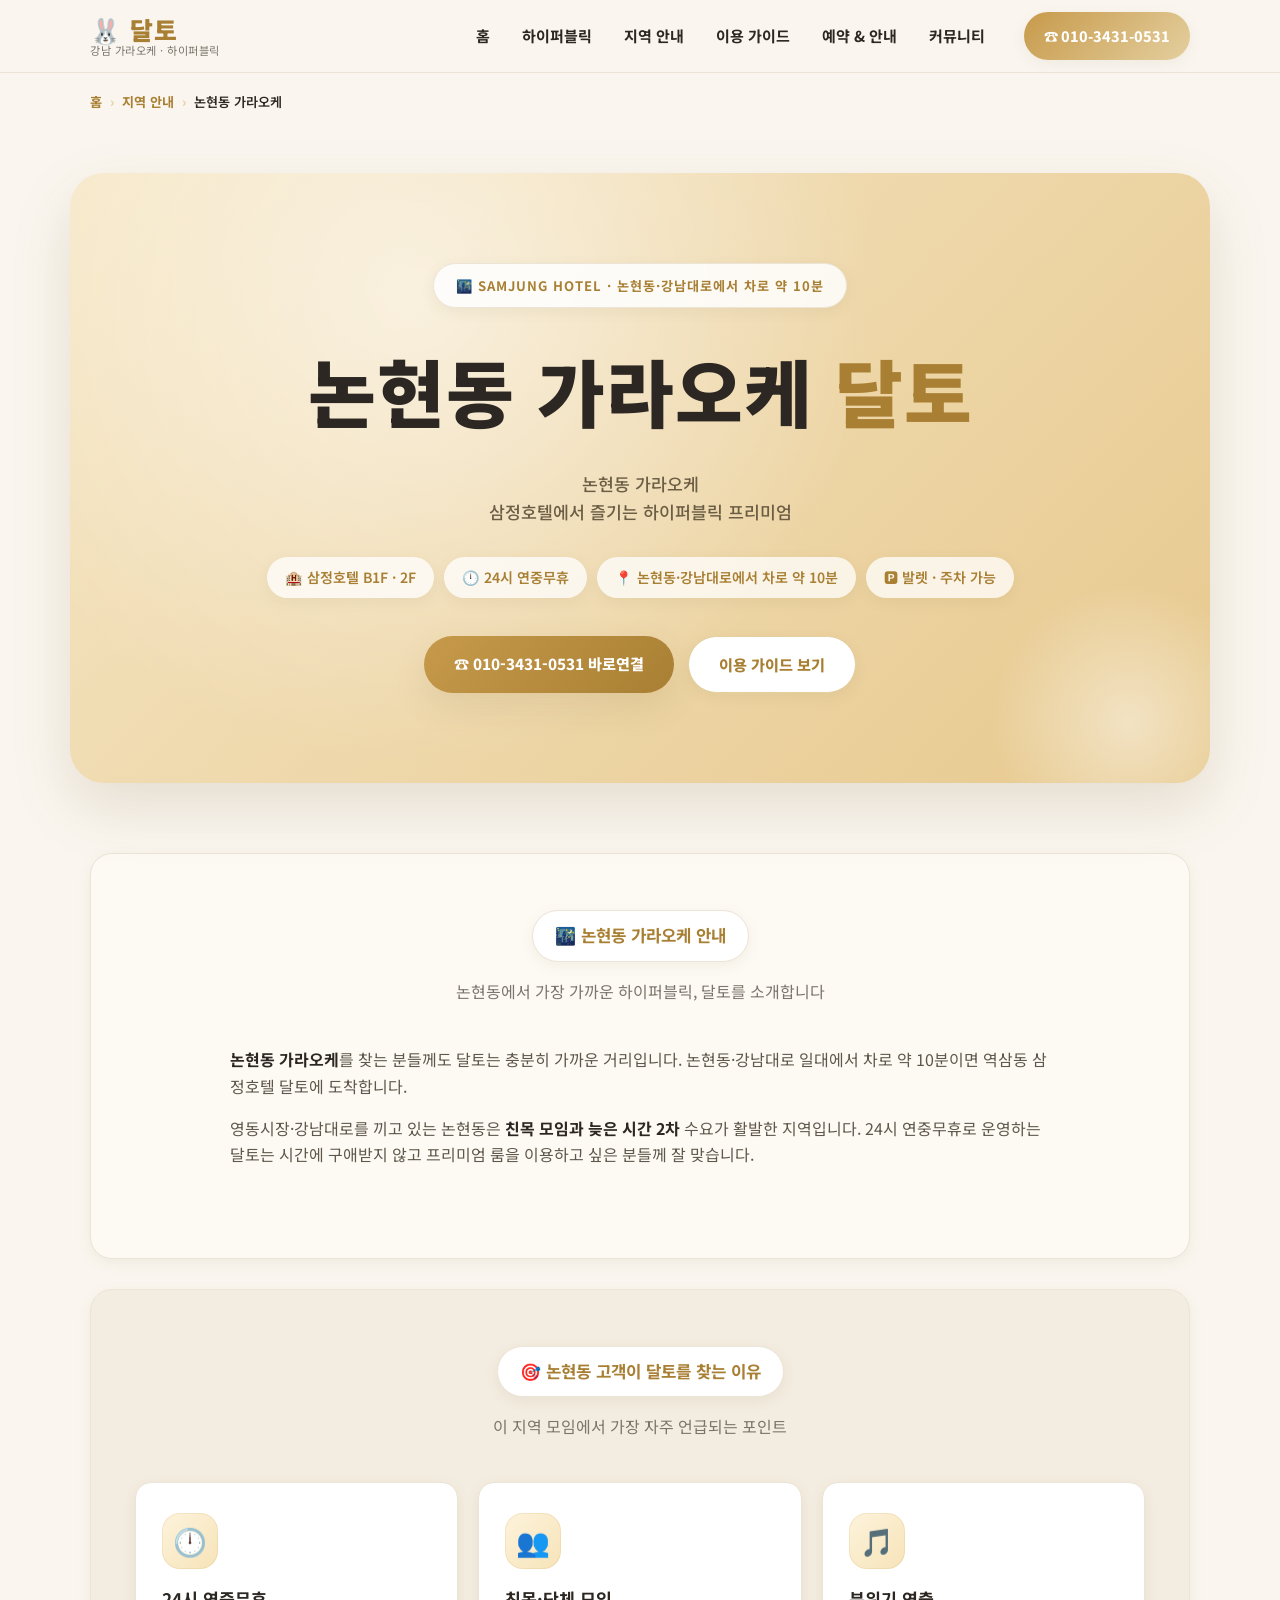
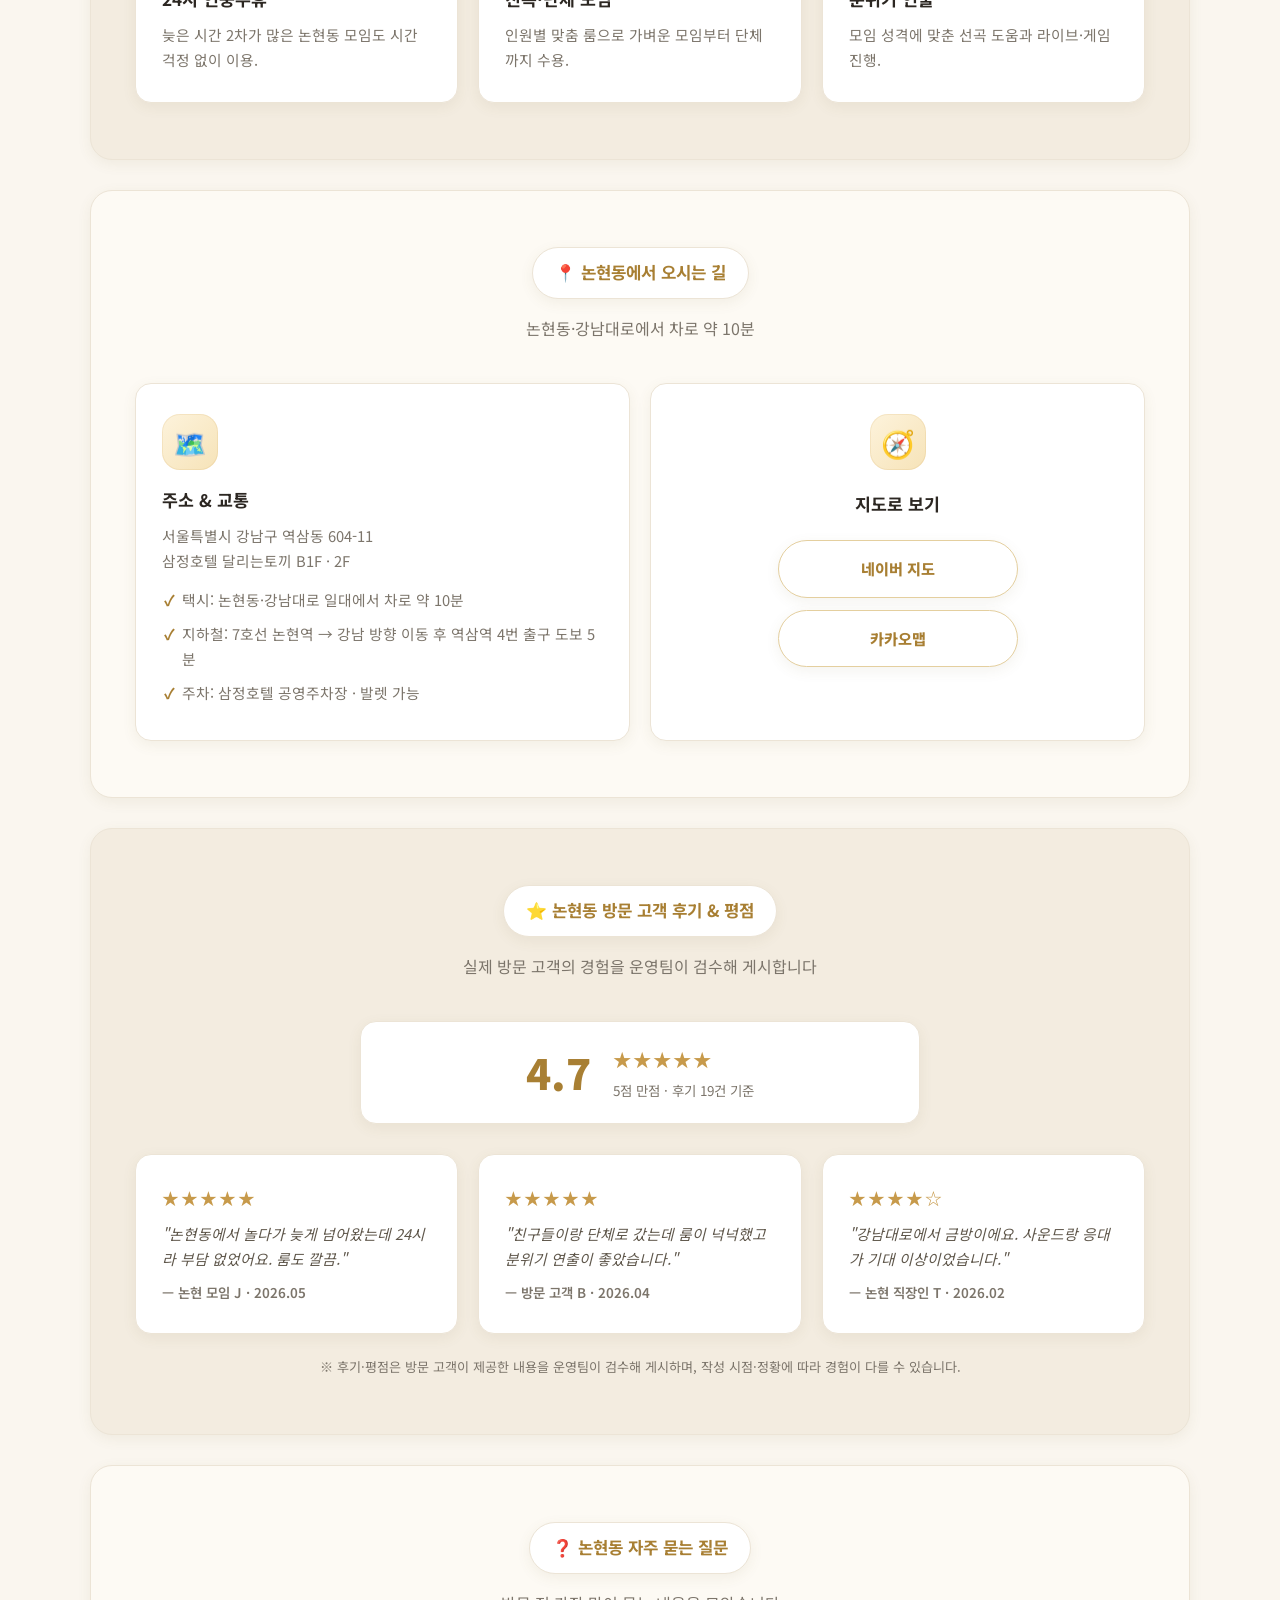
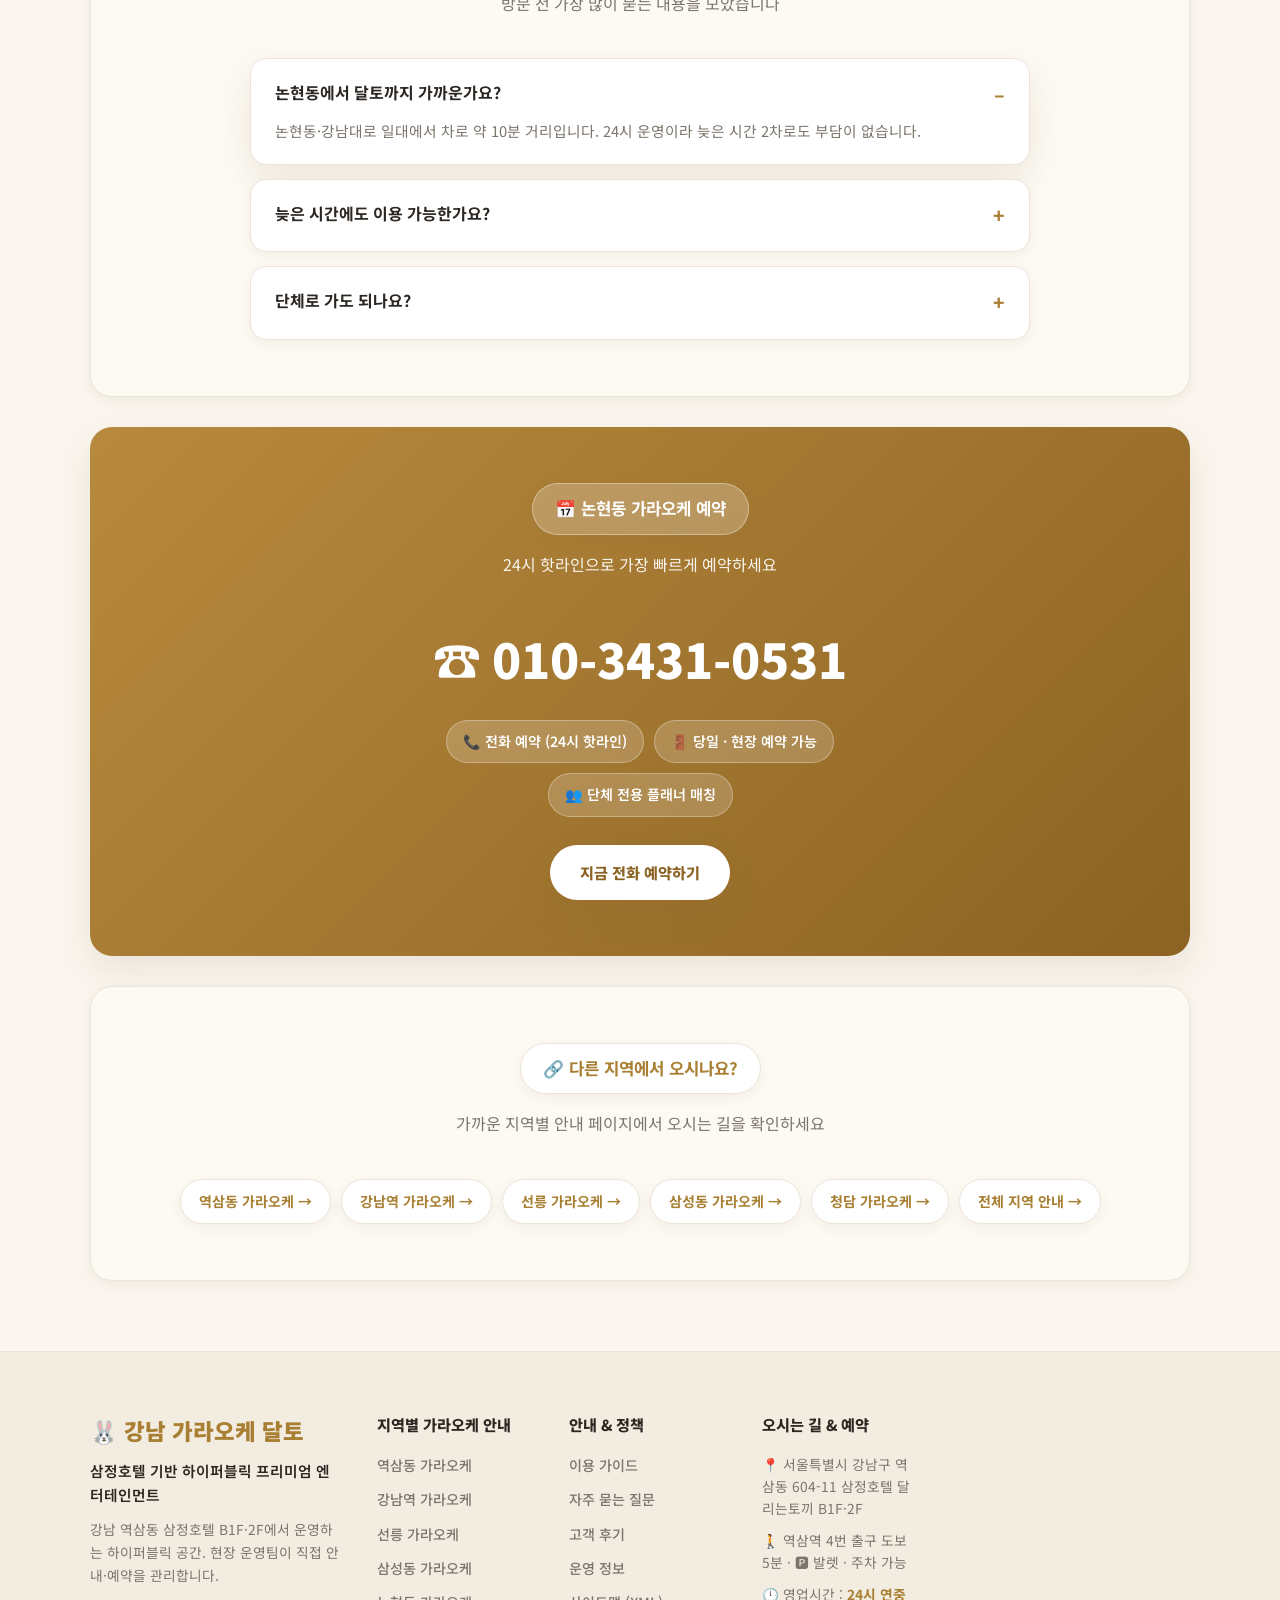
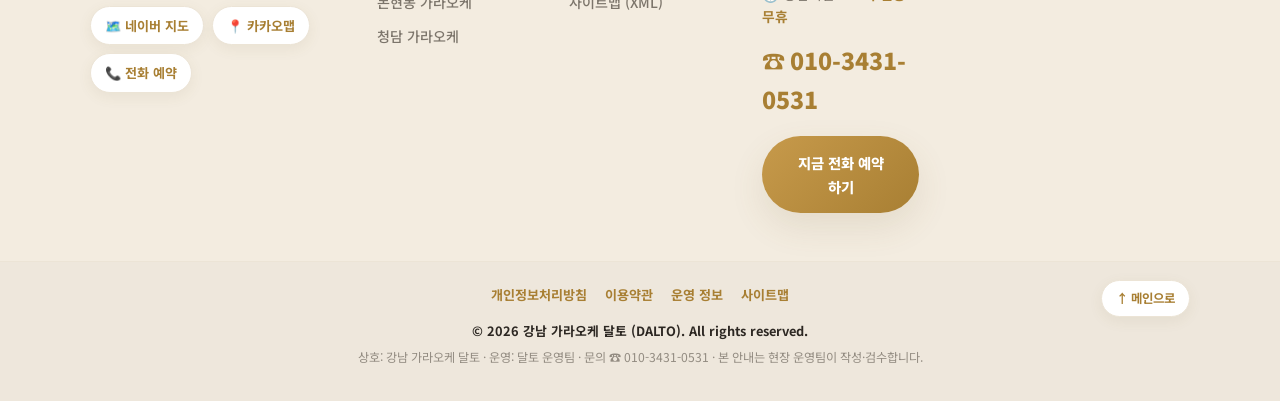
<file: region/nonhyeon.html>
<!DOCTYPE html>
<html lang="ko">
<head>
  <meta charset="UTF-8" />
  <meta name="viewport" content="width=device-width, initial-scale=1.0" />

  <!-- ===== 기본 SEO ===== -->
  <title>논현동 가라오케 달토 | 논현동 가라오케 하이퍼블릭 ☎ 010-3431-0531</title>
  <meta name="description" content="논현동 가라오케를 찾는다면 — 논현동에서 가까운 삼정호텔 기반 강남 하이퍼블릭 달토. 오시는 길, 이용 안내, 후기·평점, 24시 예약(010-3431-0531)까지 정리했습니다." />
  <meta name="keywords" content="논현동 가라오케, 강남 가라오케, 달토, 하이퍼블릭, 논현동 하이퍼블릭, 삼정호텔 가라오케" />
  <meta name="author" content="달토 운영팀 (현장 매니저)" />
  <meta name="robots" content="index, follow, max-image-preview:large" />
  <link rel="canonical" href="https://daltokr24.com/region/nonhyeon.html" />

  <!-- ===== Open Graph ===== -->
  <meta property="og:type" content="website" />
  <meta property="og:site_name" content="강남 가라오케 달토" />
  <meta property="og:title" content="논현동 가라오케 달토 | 논현동 가라오케 하이퍼블릭" />
  <meta property="og:description" content="논현동에서 가까운 삼정호텔 기반 하이퍼블릭 · 24시 예약 010-3431-0531" />
  <meta property="og:image" content="https://daltokr24.com/assets/og-image.svg" />
  <meta property="og:image:width" content="1200" />
  <meta property="og:image:height" content="630" />
  <meta property="og:locale" content="ko_KR" />
  <meta property="og:url" content="https://daltokr24.com/region/nonhyeon.html" />
  <meta name="twitter:card" content="summary_large_image" />
  <meta name="twitter:title" content="논현동 가라오케 달토 | 하이퍼블릭" />
  <meta name="twitter:description" content="논현동에서 가까운 하이퍼블릭 · 예약 010-3431-0531" />
  <meta name="twitter:image" content="https://daltokr24.com/assets/og-image.svg" />

  <!-- ===== 파비콘 ===== -->
  <link rel="icon" href="../assets/favicon.ico" sizes="any" />
  <link rel="icon" href="../assets/favicon.svg" type="image/svg+xml" />
  <link rel="apple-touch-icon" href="../assets/apple-touch-icon.png" />

  <!-- ===== 구조화 데이터 1: 지역 업체 (NightClub + 평점·리뷰) ===== -->
  <script type="application/ld+json">
  {
    "@context": "https://schema.org",
    "@type": "NightClub",
    "@id": "https://daltokr24.com/region/nonhyeon.html#business",
    "name": "강남 가라오케 달토 — 논현동 가라오케",
    "alternateName": "달토 하이퍼블릭 (논현동)",
    "description": "논현동 인근에서 가까운 삼정호텔 기반 강남 하이퍼블릭 프리미엄 가라오케 달토",
    "url": "https://daltokr24.com/region/nonhyeon.html",
    "image": "https://daltokr24.com/assets/og-image.svg",
    "logo": "https://daltokr24.com/assets/og-image.svg",
    "telephone": "+82-10-3431-0531",
    "currenciesAccepted": "KRW",
    "paymentAccepted": "현금, 카드",
    "address": {
      "@type": "PostalAddress",
      "streetAddress": "역삼동 604-11번지 삼정호텔 달리는토끼 지하1층·2층",
      "addressLocality": "강남구",
      "addressRegion": "서울특별시",
      "postalCode": "06236",
      "addressCountry": "KR"
    },
    "geo": { "@type": "GeoCoordinates", "latitude": 37.5006, "longitude": 127.0364 },
    "hasMap": "https://map.naver.com/v5/search/서울%20강남구%20역삼동%20604-11%20삼정호텔",
    "openingHoursSpecification": [{
      "@type": "OpeningHoursSpecification",
      "dayOfWeek": ["Monday","Tuesday","Wednesday","Thursday","Friday","Saturday","Sunday"],
      "opens": "00:00", "closes": "23:59"
    }],
    "priceRange": "전화문의",
    "areaServed": ["논현동","강남구","역삼동","서울"],
    "aggregateRating": {
      "@type": "AggregateRating",
      "ratingValue": "4.7",
      "reviewCount": "19",
      "bestRating": "5",
      "worstRating": "1"
    },
    "review": [
      {
        "@type": "Review",
        "reviewRating": { "@type": "Rating", "ratingValue": "5", "bestRating": "5", "worstRating": "1" },
        "author": { "@type": "Person", "name": "논현 모임 J" },
        "datePublished": "2026-05-01",
        "reviewBody": "논현동에서 놀다가 늦게 넘어왔는데 24시라 부담 없었어요. 룸도 깔끔."
      },
      {
        "@type": "Review",
        "reviewRating": { "@type": "Rating", "ratingValue": "5", "bestRating": "5", "worstRating": "1" },
        "author": { "@type": "Person", "name": "방문 고객 B" },
        "datePublished": "2026-04-01",
        "reviewBody": "친구들이랑 단체로 갔는데 룸이 넉넉했고 분위기 연출이 좋았습니다."
      },
      {
        "@type": "Review",
        "reviewRating": { "@type": "Rating", "ratingValue": "4", "bestRating": "5", "worstRating": "1" },
        "author": { "@type": "Person", "name": "논현 직장인 T" },
        "datePublished": "2026-02-01",
        "reviewBody": "강남대로에서 금방이에요. 사운드랑 응대가 기대 이상이었습니다."
      }
    ]
  }
  </script>

  <!-- ===== 구조화 데이터 2: 빵부스러기 ===== -->
  <script type="application/ld+json">
  {
    "@context": "https://schema.org",
    "@type": "BreadcrumbList",
    "itemListElement": [
      { "@type": "ListItem", "position": 1, "name": "홈", "item": "https://daltokr24.com/" },
      { "@type": "ListItem", "position": 2, "name": "지역 안내", "item": "https://daltokr24.com/#regions" },
      { "@type": "ListItem", "position": 3, "name": "논현동 가라오케", "item": "https://daltokr24.com/region/nonhyeon.html" }
    ]
  }
  </script>

  <!-- ===== 구조화 데이터 3: 지역 안내 글 (WebPage) ===== -->
  <script type="application/ld+json">
  {
    "@context": "https://schema.org",
    "@type": "WebPage",
    "name": "논현동 가라오케 — 달토 하이퍼블릭 위치·예약 안내",
    "url": "https://daltokr24.com/region/nonhyeon.html",
    "description": "논현동에서 가까운 강남 하이퍼블릭 가라오케 달토. 오시는 길·이용 안내·후기·예약을 정리했습니다.",
    "isPartOf": { "@type": "WebSite", "name": "강남 가라오케 달토", "url": "https://daltokr24.com/" },
    "primaryImageOfPage": "https://daltokr24.com/assets/og-image.svg",
    "inLanguage": "ko-KR"
  }
  </script>

  <!-- ===== 구조화 데이터 4: FAQ ===== -->
  <script type="application/ld+json">
  {
    "@context": "https://schema.org",
    "@type": "FAQPage",
    "mainEntity": [
      { "@type": "Question", "name": "논현동에서 달토까지 가까운가요?",
        "acceptedAnswer": { "@type": "Answer", "text": "논현동·강남대로 일대에서 차로 약 10분 거리입니다. 24시 운영이라 늦은 시간 2차로도 부담이 없습니다." } },
      { "@type": "Question", "name": "늦은 시간에도 이용 가능한가요?",
        "acceptedAnswer": { "@type": "Answer", "text": "네. 달토는 24시 연중무휴로 운영합니다. 시간에 구애받지 않고 이용하실 수 있습니다." } },
      { "@type": "Question", "name": "단체로 가도 되나요?",
        "acceptedAnswer": { "@type": "Answer", "text": "인원별 맞춤 룸을 운영하여 가벼운 친목부터 단체 모임까지 수용합니다." } }
    ]
  }
  </script>

  <link rel="preconnect" href="https://fonts.googleapis.com" />
  <link rel="preconnect" href="https://fonts.gstatic.com" crossorigin />
  <link href="https://fonts.googleapis.com/css2?family=Noto+Sans+KR:wght@400;500;700;900&display=swap" rel="stylesheet" />
  <link rel="stylesheet" href="../styles.css" />
</head>
<body>

  <header class="site-header">
    <div class="nav-container">
      <a href="../index.html#home" class="brand">
        <span class="brand-logo">🐰 달토</span>
        <span class="brand-sub">강남 가라오케 · 하이퍼블릭</span>
      </a>
      <button class="nav-toggle" aria-label="메뉴 열기" aria-expanded="false">
        <span></span><span></span><span></span>
      </button>
      <nav class="main-nav">
        <ul class="nav-menu">
          <li class="nav-item"><a href="../index.html#home">홈</a>
            <ul class="dropdown">
              <li><a href="../index.html#about">달토 소개</a></li>
              <li><a href="../index.html#location">오시는 길</a></li>
            </ul>
          </li>
          <li class="nav-item"><a href="../index.html#hyperpublic">하이퍼블릭</a>
            <ul class="dropdown">
              <li><a href="../index.html#hyperpublic">하이퍼블릭 정의</a></li>
              <li><a href="../index.html#compare">일반 가라오케와 차이</a></li>
              <li><a href="../index.html#features">달토만의 특별함</a></li>
            </ul>
          </li>
          <li class="nav-item"><a href="../index.html#regions">지역 안내</a>
            <ul class="dropdown">
              <li><a href="yeoksam.html">역삼동 가라오케</a></li>
              <li><a href="gangnam-station.html">강남역 가라오케</a></li>
              <li><a href="seolleung.html">선릉 가라오케</a></li>
              <li><a href="samseong.html">삼성동 가라오케</a></li>
              <li><a href="nonhyeon.html">논현동 가라오케</a></li>
              <li><a href="cheongdam.html">청담 가라오케</a></li>
            </ul>
          </li>
          <li class="nav-item"><a href="../index.html#guide">이용 가이드</a>
            <ul class="dropdown">
              <li><a href="../index.html#guide">첫 방문 가이드</a></li>
              <li><a href="../index.html#faq">자주 묻는 질문</a></li>
            </ul>
          </li>
          <li class="nav-item"><a href="../index.html#reservation">예약 &amp; 안내</a>
            <ul class="dropdown">
              <li><a href="../index.html#reservation">예약 방법</a></li>
              <li><a href="tel:010-3431-0531">전화예약 ☎ 010-3431-0531</a></li>
            </ul>
          </li>
          <li class="nav-item"><a href="../index.html#community">커뮤니티</a>
            <ul class="dropdown">
              <li><a href="../index.html#community">고객 후기</a></li>
              <li><a href="../index.html#trust">운영 정보</a></li>
            </ul>
          </li>
        </ul>
      </nav>
      <a href="tel:010-3431-0531" class="nav-cta">☎ 010-3431-0531</a>
    </div>
  </header>

  <!-- ============ 브레드크럼 ============ -->
  <nav class="breadcrumb" aria-label="현재 위치">
    <ol>
      <li><a href="../index.html#home">홈</a></li>
      <li><a href="../index.html#regions">지역 안내</a></li>
      <li aria-current="page">논현동 가라오케</li>
    </ol>
  </nav>

  <main>

    <!-- ============ 히어로 ============ -->
    <section id="home" class="hero">
      <div class="hero-card">
        <span class="chip chip-hero">🌃 SAMJUNG HOTEL · 논현동·강남대로에서 차로 약 10분</span>
        <h1 class="hero-title">논현동 가라오케 <span>달토</span></h1>
        <p class="hero-slogan">논현동 가라오케<br />삼정호텔에서 즐기는 하이퍼블릭 프리미엄</p>
        <ul class="hero-points">
          <li>🏨 삼정호텔 B1F · 2F</li>
          <li>🕛 24시 연중무휴</li>
          <li>📍 논현동·강남대로에서 차로 약 10분</li>
          <li>🅿️ 발렛 · 주차 가능</li>
        </ul>
        <div class="hero-buttons">
          <a href="tel:010-3431-0531" class="btn btn-primary">☎ 010-3431-0531 바로연결</a>
          <a href="../index.html#guide" class="btn btn-ghost">이용 가이드 보기</a>
        </div>
      </div>
    </section>

    <div class="container blocks">

      <!-- ============ 지역 소개 ============ -->
      <section id="intro" class="block">
        <div class="block-head">
          <span class="chip">🌃 논현동 가라오케 안내</span>
          <p class="block-lead">논현동에서 가장 가까운 하이퍼블릭, 달토를 소개합니다</p>
        </div>
        <div class="prose">
          <p><strong>논현동 가라오케</strong>를 찾는 분들께도 달토는 충분히 가까운 거리입니다. 논현동·강남대로 일대에서 차로 약 10분이면 역삼동 삼정호텔 달토에 도착합니다.</p>
          <p>영동시장·강남대로를 끼고 있는 논현동은 <strong>친목 모임과 늦은 시간 2차</strong> 수요가 활발한 지역입니다. 24시 연중무휴로 운영하는 달토는 시간에 구애받지 않고 프리미엄 룸을 이용하고 싶은 분들께 잘 맞습니다.</p>
        </div>
      </section>

      <!-- ============ 왜 이 지역 고객이 달토를 찾는가 ============ -->
      <section id="why" class="block block-cream">
        <div class="block-head">
          <span class="chip">🎯 논현동 고객이 달토를 찾는 이유</span>
          <p class="block-lead">이 지역 모임에서 가장 자주 언급되는 포인트</p>
        </div>
        <div class="grid grid-3">
          <div class="card"><span class="card-icon">🕛</span><h3>24시 연중무휴</h3><p>늦은 시간 2차가 많은 논현동 모임도 시간 걱정 없이 이용.</p></div>
          <div class="card"><span class="card-icon">👥</span><h3>친목·단체 모임</h3><p>인원별 맞춤 룸으로 가벼운 모임부터 단체까지 수용.</p></div>
          <div class="card"><span class="card-icon">🎵</span><h3>분위기 연출</h3><p>모임 성격에 맞춘 선곡 도움과 라이브·게임 진행.</p></div>
        </div>
      </section>

      <!-- ============ 오시는 길 ============ -->
      <section id="location" class="block">
        <div class="block-head">
          <span class="chip">📍 논현동에서 오시는 길</span>
          <p class="block-lead">논현동·강남대로에서 차로 약 10분</p>
        </div>
        <div class="grid grid-2">
          <div class="card">
            <span class="card-icon">🗺️</span><h3>주소 &amp; 교통</h3>
            <p>서울특별시 강남구 역삼동 604-11<br />삼정호텔 달리는토끼 B1F · 2F</p>
            <ul class="list">
              <li>택시: 논현동·강남대로 일대에서 차로 약 10분</li>
              <li>지하철: 7호선 논현역 → 강남 방향 이동 후 역삼역 4번 출구 도보 5분</li>
              <li>주차: 삼정호텔 공영주차장 · 발렛 가능</li>
            </ul>
          </div>
          <div class="card map-card">
            <span class="card-icon">🧭</span><h3>지도로 보기</h3>
            <a class="btn btn-ghost" target="_blank" rel="noopener" href="https://map.naver.com/v5/search/서울%20강남구%20역삼동%20604-11%20삼정호텔">네이버 지도</a>
            <a class="btn btn-ghost" target="_blank" rel="noopener" href="https://map.kakao.com/?q=서울%20강남구%20역삼동%20604-11%20삼정호텔">카카오맵</a>
          </div>
        </div>
      </section>

      <!-- ============ 후기 · 평점 ============ -->
      <section id="reviews" class="block block-cream">
        <div class="block-head">
          <span class="chip">⭐ 논현동 방문 고객 후기 &amp; 평점</span>
          <p class="block-lead">실제 방문 고객의 경험을 운영팀이 검수해 게시합니다</p>
        </div>
        <div class="rating-box">
          <div class="rating-score">4.7</div>
          <div class="rating-meta">
            <div class="rating-stars">★★★★★</div>
            <div class="rating-count">5점 만점 · 후기 19건 기준</div>
          </div>
        </div>
        <div class="grid grid-3">
          <div class="card review"><div class="stars">★★★★★</div><p>"논현동에서 놀다가 늦게 넘어왔는데 24시라 부담 없었어요. 룸도 깔끔."</p><span class="review-by">— 논현 모임 J · 2026.05</span></div>
          <div class="card review"><div class="stars">★★★★★</div><p>"친구들이랑 단체로 갔는데 룸이 넉넉했고 분위기 연출이 좋았습니다."</p><span class="review-by">— 방문 고객 B · 2026.04</span></div>
          <div class="card review"><div class="stars">★★★★☆</div><p>"강남대로에서 금방이에요. 사운드랑 응대가 기대 이상이었습니다."</p><span class="review-by">— 논현 직장인 T · 2026.02</span></div>
        </div>
        <p class="note">※ 후기·평점은 방문 고객이 제공한 내용을 운영팀이 검수해 게시하며, 작성 시점·정황에 따라 경험이 다를 수 있습니다.</p>
      </section>

      <!-- ============ FAQ ============ -->
      <section id="faq" class="block">
        <div class="block-head">
          <span class="chip">❓ 논현동 자주 묻는 질문</span>
          <p class="block-lead">방문 전 가장 많이 묻는 내용을 모았습니다</p>
        </div>
        <div class="faq">
          <details open><summary>논현동에서 달토까지 가까운가요?</summary><p>논현동·강남대로 일대에서 차로 약 10분 거리입니다. 24시 운영이라 늦은 시간 2차로도 부담이 없습니다.</p></details>
          <details><summary>늦은 시간에도 이용 가능한가요?</summary><p>네. 달토는 24시 연중무휴로 운영합니다. 시간에 구애받지 않고 이용하실 수 있습니다.</p></details>
          <details><summary>단체로 가도 되나요?</summary><p>인원별 맞춤 룸을 운영하여 가벼운 친목부터 단체 모임까지 수용합니다.</p></details>
        </div>
      </section>

      <!-- ============ 예약 CTA ============ -->
      <section id="reservation" class="block block-accent">
        <div class="block-head">
          <span class="chip chip-light">📅 논현동 가라오케 예약</span>
          <p class="block-lead block-lead-light">24시 핫라인으로 가장 빠르게 예약하세요</p>
        </div>
        <div class="cta-box">
          <p class="cta-phone">☎ <a href="tel:010-3431-0531">010-3431-0531</a></p>
          <div class="reserve-chips">
            <span>📞 전화 예약 (24시 핫라인)</span>
            <span>🚪 당일 · 현장 예약 가능</span>
            <span>👥 단체 전용 플래너 매칭</span>
          </div>
          <a href="tel:010-3431-0531" class="btn btn-white">지금 전화 예약하기</a>
        </div>
      </section>

      <!-- ============ 관련 지역 (교차 내부링크) ============ -->
      <section id="related" class="block">
        <div class="block-head">
          <span class="chip">🔗 다른 지역에서 오시나요?</span>
          <p class="block-lead">가까운 지역별 안내 페이지에서 오시는 길을 확인하세요</p>
        </div>
        <div class="related-links">
          <a href="yeoksam.html">역삼동 가라오케 →</a>
          <a href="gangnam-station.html">강남역 가라오케 →</a>
          <a href="seolleung.html">선릉 가라오케 →</a>
          <a href="samseong.html">삼성동 가라오케 →</a>
          <a href="cheongdam.html">청담 가라오케 →</a>
          <a href="../index.html#regions">전체 지역 안내 →</a>
        </div>
      </section>

    </div><!-- /.blocks -->
  </main>

  <footer class="site-footer">
    <div class="container footer-grid">
      <div class="footer-col footer-brand-col">
        <p class="footer-brand">🐰 강남 가라오케 달토</p>
        <p class="footer-tag">삼정호텔 기반 하이퍼블릭 프리미엄 엔터테인먼트</p>
        <p class="footer-desc">강남 역삼동 삼정호텔 B1F·2F에서 운영하는 하이퍼블릭 공간. 현장 운영팀이 직접 안내·예약을 관리합니다.</p>
        <div class="footer-social" aria-label="공식 채널 및 지도">
          <a href="https://map.naver.com/v5/search/서울%20강남구%20역삼동%20604-11%20삼정호텔" target="_blank" rel="noopener">🗺️ 네이버 지도</a>
          <a href="https://map.kakao.com/?q=서울%20강남구%20역삼동%20604-11%20삼정호텔" target="_blank" rel="noopener">📍 카카오맵</a>
          <a href="tel:010-3431-0531">📞 전화 예약</a>
        </div>
      </div>
      <nav class="footer-col" aria-label="지역별 안내">
        <h3 class="footer-h">지역별 가라오케 안내</h3>
        <ul class="footer-nav">
          <li><a href="yeoksam.html">역삼동 가라오케</a></li>
          <li><a href="gangnam-station.html">강남역 가라오케</a></li>
          <li><a href="seolleung.html">선릉 가라오케</a></li>
          <li><a href="samseong.html">삼성동 가라오케</a></li>
          <li><a href="nonhyeon.html">논현동 가라오케</a></li>
          <li><a href="cheongdam.html">청담 가라오케</a></li>
        </ul>
      </nav>
      <nav class="footer-col" aria-label="안내 및 정책">
        <h3 class="footer-h">안내 &amp; 정책</h3>
        <ul class="footer-nav">
          <li><a href="../index.html#guide">이용 가이드</a></li>
          <li><a href="../index.html#faq">자주 묻는 질문</a></li>
          <li><a href="../index.html#community">고객 후기</a></li>
          <li><a href="../index.html#trust">운영 정보</a></li>
          <li><a href="../sitemap.xml">사이트맵 (XML)</a></li>
        </ul>
      </nav>
      <div class="footer-col footer-contact">
        <h3 class="footer-h">오시는 길 &amp; 예약</h3>
        <address class="footer-address">
          <span class="footer-line">📍 서울특별시 강남구 역삼동 604-11 삼정호텔 달리는토끼 B1F·2F</span>
          <span class="footer-line">🚶 역삼역 4번 출구 도보 5분 · 🅿️ 발렛 · 주차 가능</span>
          <span class="footer-line">🕛 영업시간 : <strong>24시 연중무휴</strong></span>
          <a class="footer-phone" href="tel:010-3431-0531">☎ 010-3431-0531</a>
        </address>
        <a href="tel:010-3431-0531" class="btn btn-primary footer-cta">지금 전화 예약하기</a>
      </div>
    </div>
    <div class="footer-bottom">
      <div class="container footer-bottom-inner">
        <nav class="footer-legal" aria-label="법적 고지">
          <a href="../privacy.html">개인정보처리방침</a>
          <a href="../terms.html">이용약관</a>
          <a href="../index.html#trust">운영 정보</a>
          <a href="../sitemap.xml">사이트맵</a>
        </nav>
        <p class="footer-copy">© <span id="year"></span> 강남 가라오케 달토 (DALTO). All rights reserved.</p>
        <p class="footer-meta">상호: 강남 가라오케 달토 · 운영: 달토 운영팀 · 문의 ☎ 010-3431-0531 · 본 안내는 현장 운영팀이 작성·검수합니다.</p>
        <a href="../index.html#home" class="footer-top" aria-label="홈으로">↑ 메인으로</a>
      </div>
    </div>
  </footer>

  <a href="tel:010-3431-0531" class="floating-call" aria-label="전화 예약">☎ 010-3431-0531</a>
  <script src="../script.js"></script>
</body>
</html>
</file>
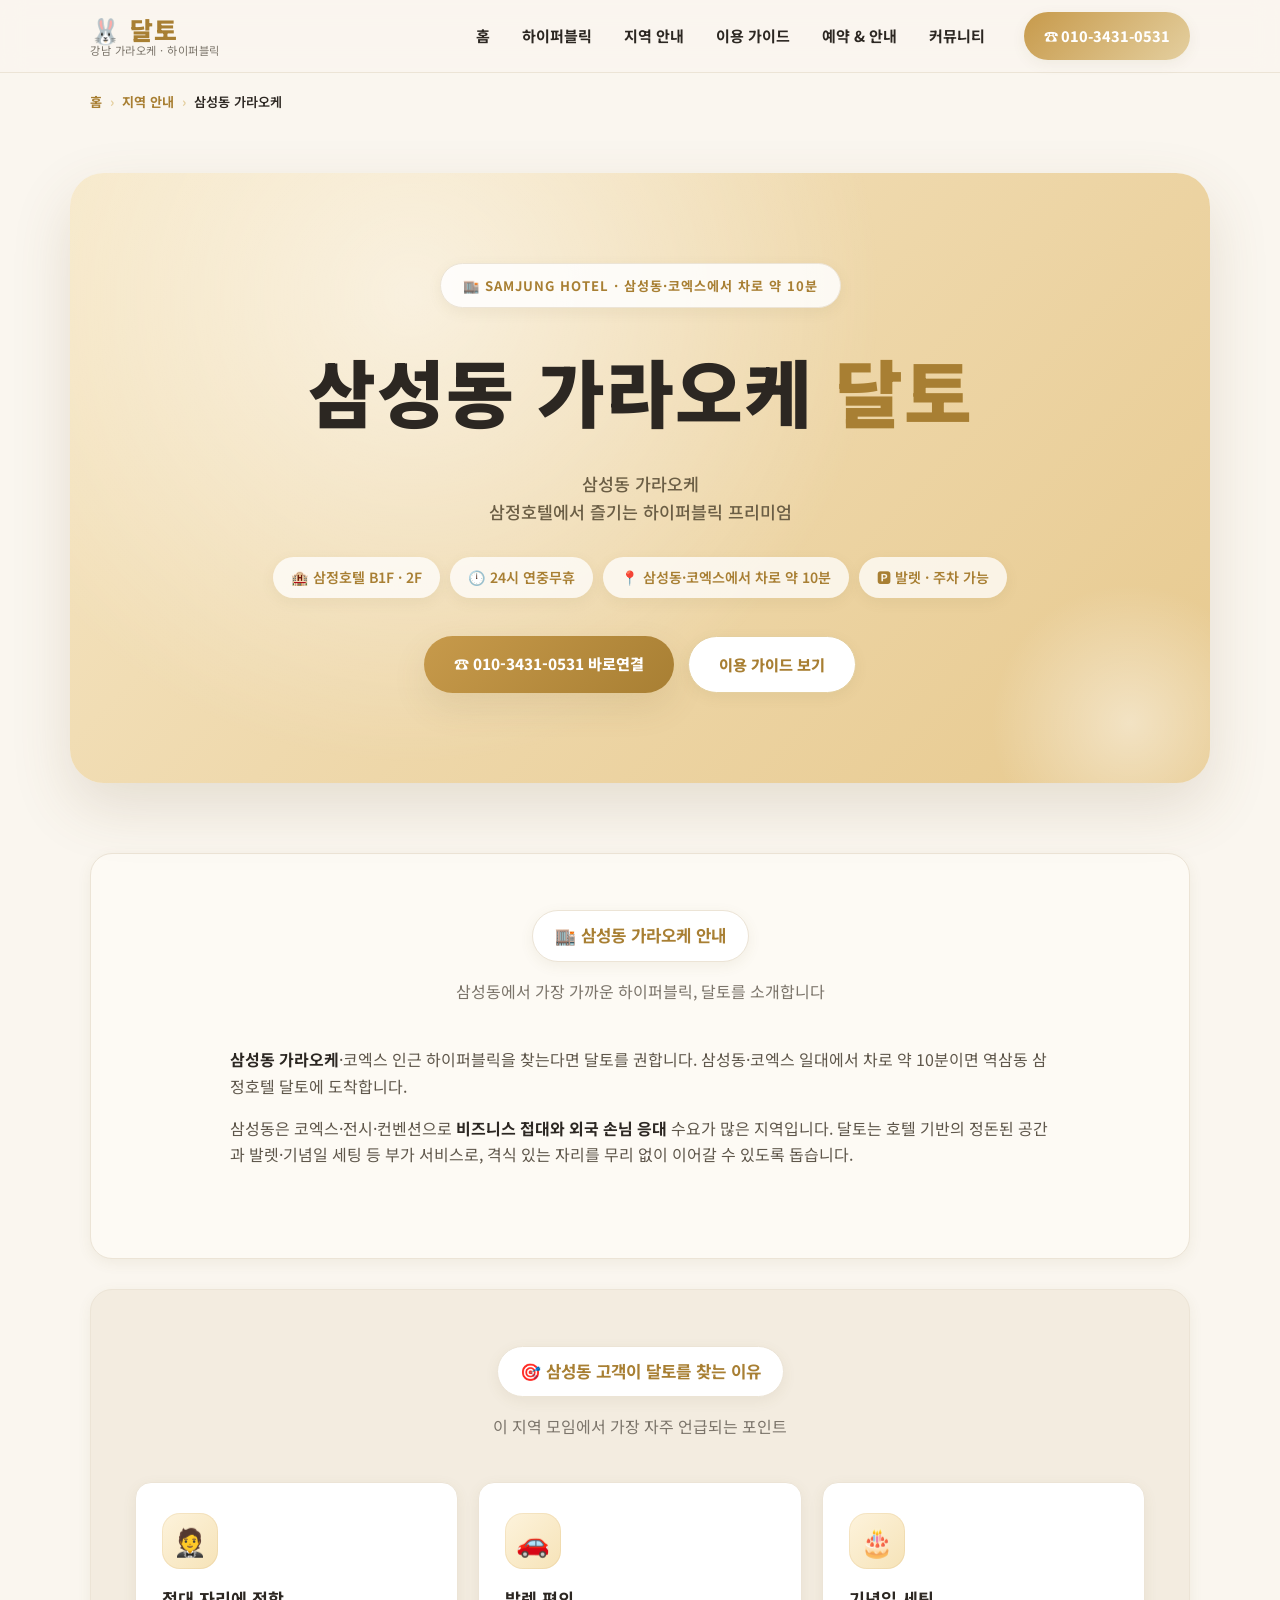
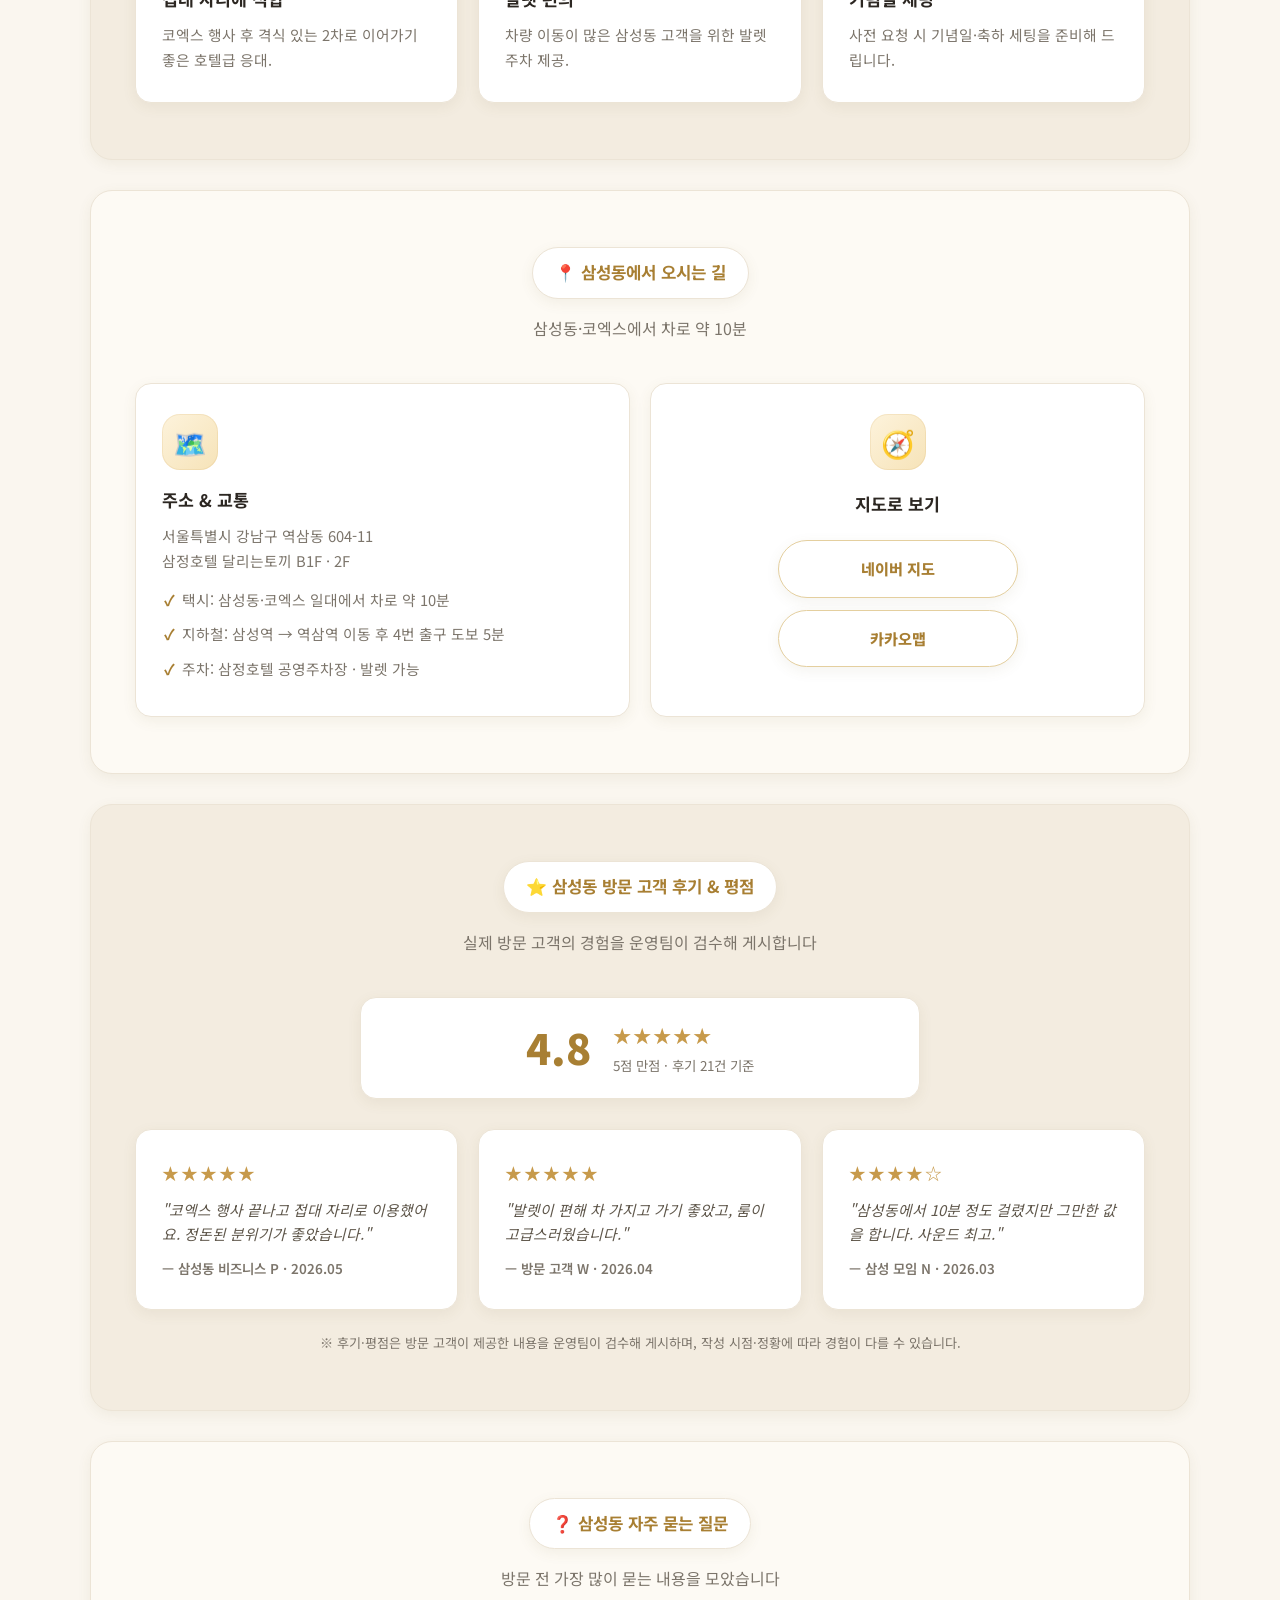
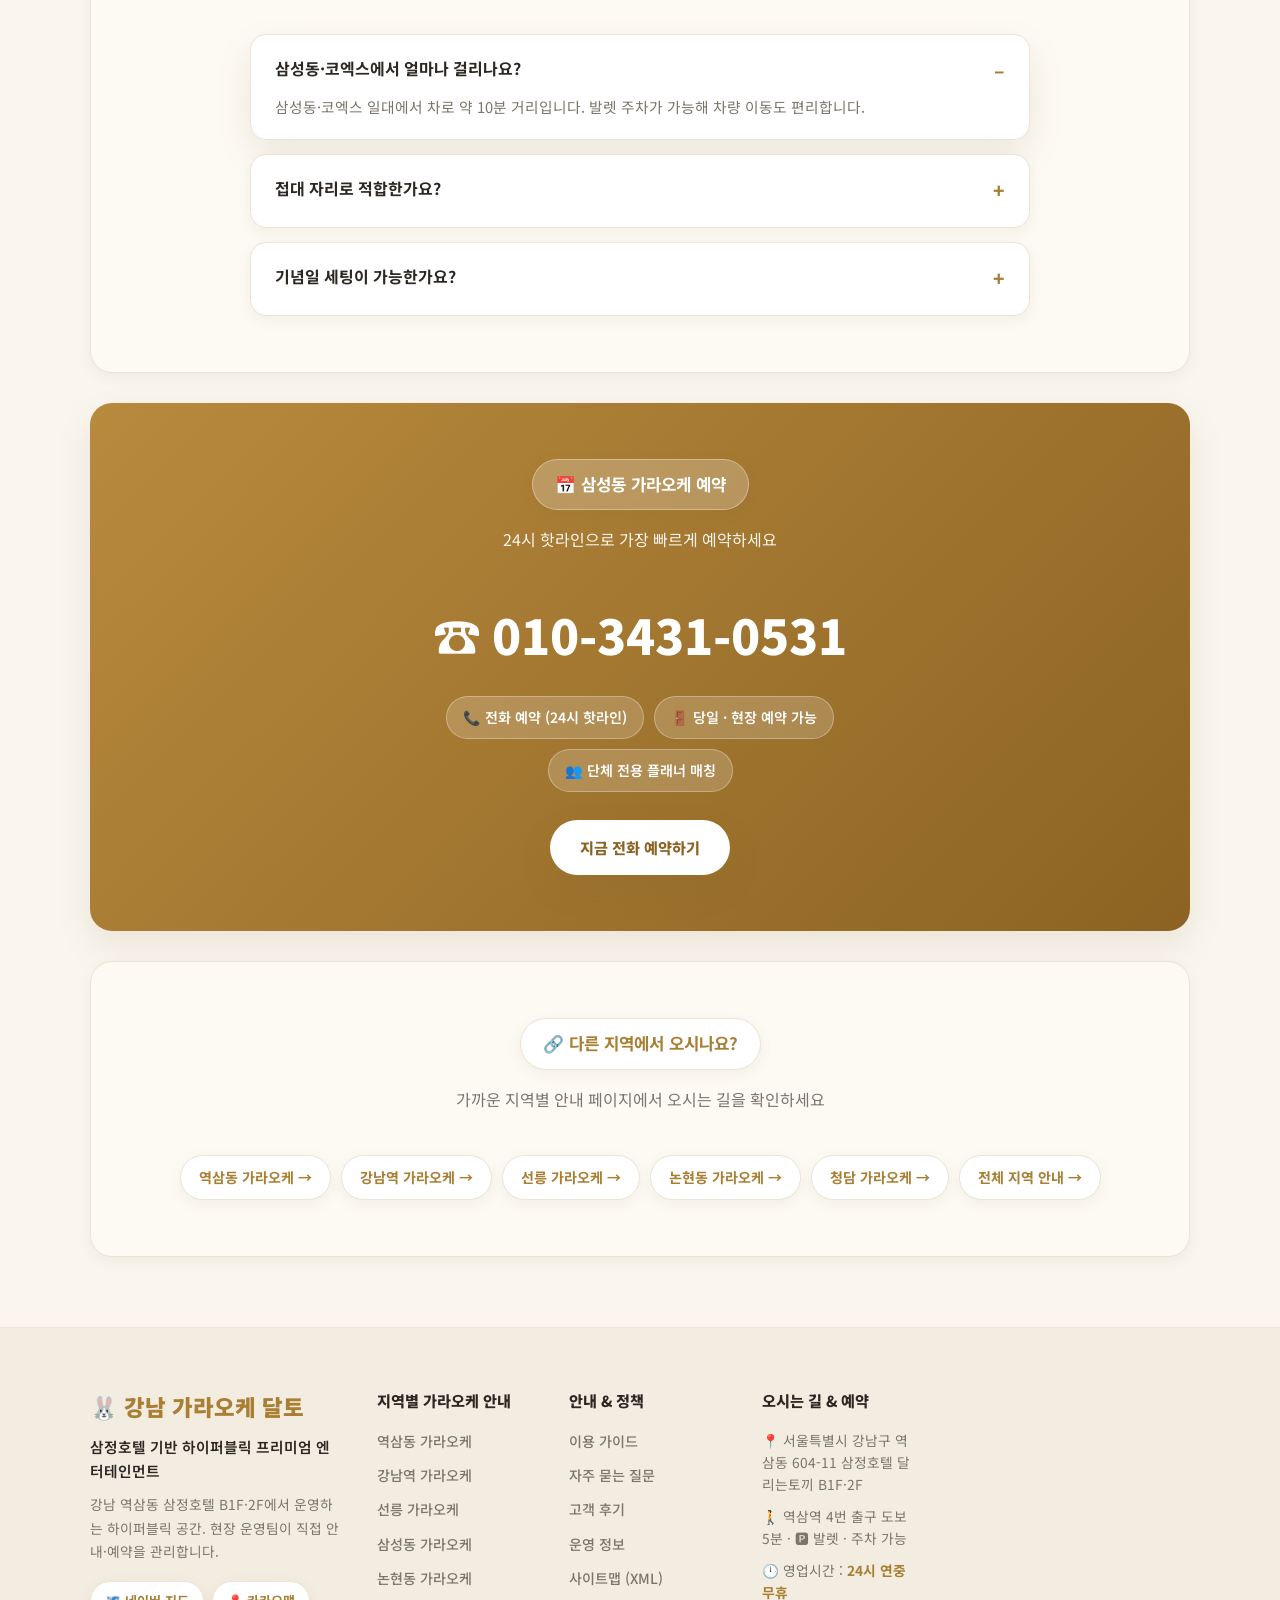
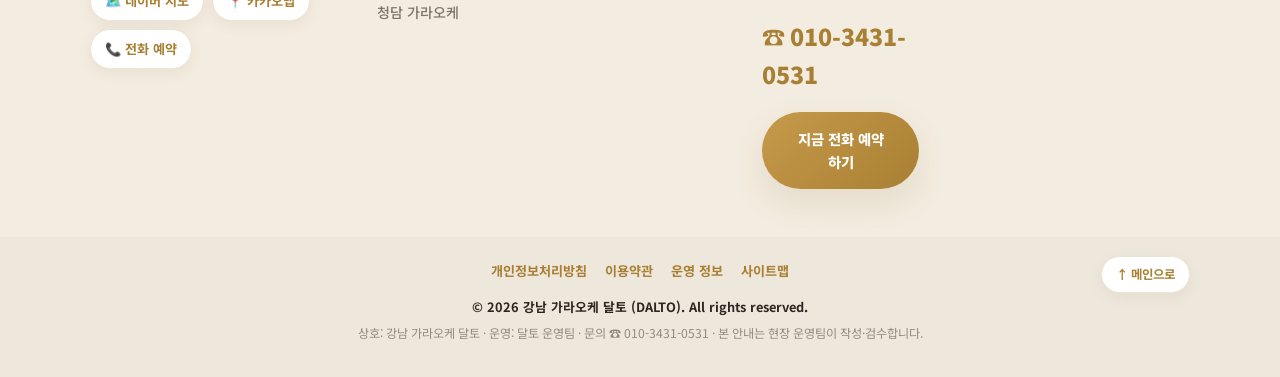
<file: region/samseong.html>
<!DOCTYPE html>
<html lang="ko">
<head>
  <meta charset="UTF-8" />
  <meta name="viewport" content="width=device-width, initial-scale=1.0" />

  <!-- ===== 기본 SEO ===== -->
  <title>삼성동 가라오케 달토 | 삼성동·코엑스 가라오케 하이퍼블릭 ☎ 010-3431-0531</title>
  <meta name="description" content="삼성동 가라오케를 찾는다면 — 삼성동에서 가까운 삼정호텔 기반 강남 하이퍼블릭 달토. 오시는 길, 이용 안내, 후기·평점, 24시 예약(010-3431-0531)까지 정리했습니다." />
  <meta name="keywords" content="삼성동 가라오케, 강남 가라오케, 달토, 하이퍼블릭, 삼성동 하이퍼블릭, 삼정호텔 가라오케" />
  <meta name="author" content="달토 운영팀 (현장 매니저)" />
  <meta name="robots" content="index, follow, max-image-preview:large" />
  <link rel="canonical" href="https://daltokr24.com/region/samseong.html" />

  <!-- ===== Open Graph ===== -->
  <meta property="og:type" content="website" />
  <meta property="og:site_name" content="강남 가라오케 달토" />
  <meta property="og:title" content="삼성동 가라오케 달토 | 삼성동·코엑스 가라오케 하이퍼블릭" />
  <meta property="og:description" content="삼성동에서 가까운 삼정호텔 기반 하이퍼블릭 · 24시 예약 010-3431-0531" />
  <meta property="og:image" content="https://daltokr24.com/assets/og-image.svg" />
  <meta property="og:image:width" content="1200" />
  <meta property="og:image:height" content="630" />
  <meta property="og:locale" content="ko_KR" />
  <meta property="og:url" content="https://daltokr24.com/region/samseong.html" />
  <meta name="twitter:card" content="summary_large_image" />
  <meta name="twitter:title" content="삼성동 가라오케 달토 | 하이퍼블릭" />
  <meta name="twitter:description" content="삼성동에서 가까운 하이퍼블릭 · 예약 010-3431-0531" />
  <meta name="twitter:image" content="https://daltokr24.com/assets/og-image.svg" />

  <!-- ===== 파비콘 ===== -->
  <link rel="icon" href="../assets/favicon.ico" sizes="any" />
  <link rel="icon" href="../assets/favicon.svg" type="image/svg+xml" />
  <link rel="apple-touch-icon" href="../assets/apple-touch-icon.png" />

  <!-- ===== 구조화 데이터 1: 지역 업체 (NightClub + 평점·리뷰) ===== -->
  <script type="application/ld+json">
  {
    "@context": "https://schema.org",
    "@type": "NightClub",
    "@id": "https://daltokr24.com/region/samseong.html#business",
    "name": "강남 가라오케 달토 — 삼성동 가라오케",
    "alternateName": "달토 하이퍼블릭 (삼성동)",
    "description": "삼성동 인근에서 가까운 삼정호텔 기반 강남 하이퍼블릭 프리미엄 가라오케 달토",
    "url": "https://daltokr24.com/region/samseong.html",
    "image": "https://daltokr24.com/assets/og-image.svg",
    "logo": "https://daltokr24.com/assets/og-image.svg",
    "telephone": "+82-10-3431-0531",
    "currenciesAccepted": "KRW",
    "paymentAccepted": "현금, 카드",
    "address": {
      "@type": "PostalAddress",
      "streetAddress": "역삼동 604-11번지 삼정호텔 달리는토끼 지하1층·2층",
      "addressLocality": "강남구",
      "addressRegion": "서울특별시",
      "postalCode": "06236",
      "addressCountry": "KR"
    },
    "geo": { "@type": "GeoCoordinates", "latitude": 37.5006, "longitude": 127.0364 },
    "hasMap": "https://map.naver.com/v5/search/서울%20강남구%20역삼동%20604-11%20삼정호텔",
    "openingHoursSpecification": [{
      "@type": "OpeningHoursSpecification",
      "dayOfWeek": ["Monday","Tuesday","Wednesday","Thursday","Friday","Saturday","Sunday"],
      "opens": "00:00", "closes": "23:59"
    }],
    "priceRange": "전화문의",
    "areaServed": ["삼성동","강남구","역삼동","서울"],
    "aggregateRating": {
      "@type": "AggregateRating",
      "ratingValue": "4.8",
      "reviewCount": "21",
      "bestRating": "5",
      "worstRating": "1"
    },
    "review": [
      {
        "@type": "Review",
        "reviewRating": { "@type": "Rating", "ratingValue": "5", "bestRating": "5", "worstRating": "1" },
        "author": { "@type": "Person", "name": "삼성동 비즈니스 P" },
        "datePublished": "2026-05-01",
        "reviewBody": "코엑스 행사 끝나고 접대 자리로 이용했어요. 정돈된 분위기가 좋았습니다."
      },
      {
        "@type": "Review",
        "reviewRating": { "@type": "Rating", "ratingValue": "5", "bestRating": "5", "worstRating": "1" },
        "author": { "@type": "Person", "name": "방문 고객 W" },
        "datePublished": "2026-04-01",
        "reviewBody": "발렛이 편해 차 가지고 가기 좋았고, 룸이 고급스러웠습니다."
      },
      {
        "@type": "Review",
        "reviewRating": { "@type": "Rating", "ratingValue": "4", "bestRating": "5", "worstRating": "1" },
        "author": { "@type": "Person", "name": "삼성 모임 N" },
        "datePublished": "2026-03-01",
        "reviewBody": "삼성동에서 10분 정도 걸렸지만 그만한 값을 합니다. 사운드 최고."
      }
    ]
  }
  </script>

  <!-- ===== 구조화 데이터 2: 빵부스러기 ===== -->
  <script type="application/ld+json">
  {
    "@context": "https://schema.org",
    "@type": "BreadcrumbList",
    "itemListElement": [
      { "@type": "ListItem", "position": 1, "name": "홈", "item": "https://daltokr24.com/" },
      { "@type": "ListItem", "position": 2, "name": "지역 안내", "item": "https://daltokr24.com/#regions" },
      { "@type": "ListItem", "position": 3, "name": "삼성동 가라오케", "item": "https://daltokr24.com/region/samseong.html" }
    ]
  }
  </script>

  <!-- ===== 구조화 데이터 3: 지역 안내 글 (WebPage) ===== -->
  <script type="application/ld+json">
  {
    "@context": "https://schema.org",
    "@type": "WebPage",
    "name": "삼성동 가라오케 — 달토 하이퍼블릭 위치·예약 안내",
    "url": "https://daltokr24.com/region/samseong.html",
    "description": "삼성동에서 가까운 강남 하이퍼블릭 가라오케 달토. 오시는 길·이용 안내·후기·예약을 정리했습니다.",
    "isPartOf": { "@type": "WebSite", "name": "강남 가라오케 달토", "url": "https://daltokr24.com/" },
    "primaryImageOfPage": "https://daltokr24.com/assets/og-image.svg",
    "inLanguage": "ko-KR"
  }
  </script>

  <!-- ===== 구조화 데이터 4: FAQ ===== -->
  <script type="application/ld+json">
  {
    "@context": "https://schema.org",
    "@type": "FAQPage",
    "mainEntity": [
      { "@type": "Question", "name": "삼성동·코엑스에서 얼마나 걸리나요?",
        "acceptedAnswer": { "@type": "Answer", "text": "삼성동·코엑스 일대에서 차로 약 10분 거리입니다. 발렛 주차가 가능해 차량 이동도 편리합니다." } },
      { "@type": "Question", "name": "접대 자리로 적합한가요?",
        "acceptedAnswer": { "@type": "Answer", "text": "호텔 기반의 정돈된 공간과 버틀러형 응대로 격식 있는 비즈니스 접대에 적합합니다." } },
      { "@type": "Question", "name": "기념일 세팅이 가능한가요?",
        "acceptedAnswer": { "@type": "Answer", "text": "사전 요청 시 기념일·축하 세팅을 준비해 드립니다. 예약 시 함께 말씀해 주세요." } }
    ]
  }
  </script>

  <link rel="preconnect" href="https://fonts.googleapis.com" />
  <link rel="preconnect" href="https://fonts.gstatic.com" crossorigin />
  <link href="https://fonts.googleapis.com/css2?family=Noto+Sans+KR:wght@400;500;700;900&display=swap" rel="stylesheet" />
  <link rel="stylesheet" href="../styles.css" />
</head>
<body>

  <header class="site-header">
    <div class="nav-container">
      <a href="../index.html#home" class="brand">
        <span class="brand-logo">🐰 달토</span>
        <span class="brand-sub">강남 가라오케 · 하이퍼블릭</span>
      </a>
      <button class="nav-toggle" aria-label="메뉴 열기" aria-expanded="false">
        <span></span><span></span><span></span>
      </button>
      <nav class="main-nav">
        <ul class="nav-menu">
          <li class="nav-item"><a href="../index.html#home">홈</a>
            <ul class="dropdown">
              <li><a href="../index.html#about">달토 소개</a></li>
              <li><a href="../index.html#location">오시는 길</a></li>
            </ul>
          </li>
          <li class="nav-item"><a href="../index.html#hyperpublic">하이퍼블릭</a>
            <ul class="dropdown">
              <li><a href="../index.html#hyperpublic">하이퍼블릭 정의</a></li>
              <li><a href="../index.html#compare">일반 가라오케와 차이</a></li>
              <li><a href="../index.html#features">달토만의 특별함</a></li>
            </ul>
          </li>
          <li class="nav-item"><a href="../index.html#regions">지역 안내</a>
            <ul class="dropdown">
              <li><a href="yeoksam.html">역삼동 가라오케</a></li>
              <li><a href="gangnam-station.html">강남역 가라오케</a></li>
              <li><a href="seolleung.html">선릉 가라오케</a></li>
              <li><a href="samseong.html">삼성동 가라오케</a></li>
              <li><a href="nonhyeon.html">논현동 가라오케</a></li>
              <li><a href="cheongdam.html">청담 가라오케</a></li>
            </ul>
          </li>
          <li class="nav-item"><a href="../index.html#guide">이용 가이드</a>
            <ul class="dropdown">
              <li><a href="../index.html#guide">첫 방문 가이드</a></li>
              <li><a href="../index.html#faq">자주 묻는 질문</a></li>
            </ul>
          </li>
          <li class="nav-item"><a href="../index.html#reservation">예약 &amp; 안내</a>
            <ul class="dropdown">
              <li><a href="../index.html#reservation">예약 방법</a></li>
              <li><a href="tel:010-3431-0531">전화예약 ☎ 010-3431-0531</a></li>
            </ul>
          </li>
          <li class="nav-item"><a href="../index.html#community">커뮤니티</a>
            <ul class="dropdown">
              <li><a href="../index.html#community">고객 후기</a></li>
              <li><a href="../index.html#trust">운영 정보</a></li>
            </ul>
          </li>
        </ul>
      </nav>
      <a href="tel:010-3431-0531" class="nav-cta">☎ 010-3431-0531</a>
    </div>
  </header>

  <!-- ============ 브레드크럼 ============ -->
  <nav class="breadcrumb" aria-label="현재 위치">
    <ol>
      <li><a href="../index.html#home">홈</a></li>
      <li><a href="../index.html#regions">지역 안내</a></li>
      <li aria-current="page">삼성동 가라오케</li>
    </ol>
  </nav>

  <main>

    <!-- ============ 히어로 ============ -->
    <section id="home" class="hero">
      <div class="hero-card">
        <span class="chip chip-hero">🏬 SAMJUNG HOTEL · 삼성동·코엑스에서 차로 약 10분</span>
        <h1 class="hero-title">삼성동 가라오케 <span>달토</span></h1>
        <p class="hero-slogan">삼성동 가라오케<br />삼정호텔에서 즐기는 하이퍼블릭 프리미엄</p>
        <ul class="hero-points">
          <li>🏨 삼정호텔 B1F · 2F</li>
          <li>🕛 24시 연중무휴</li>
          <li>📍 삼성동·코엑스에서 차로 약 10분</li>
          <li>🅿️ 발렛 · 주차 가능</li>
        </ul>
        <div class="hero-buttons">
          <a href="tel:010-3431-0531" class="btn btn-primary">☎ 010-3431-0531 바로연결</a>
          <a href="../index.html#guide" class="btn btn-ghost">이용 가이드 보기</a>
        </div>
      </div>
    </section>

    <div class="container blocks">

      <!-- ============ 지역 소개 ============ -->
      <section id="intro" class="block">
        <div class="block-head">
          <span class="chip">🏬 삼성동 가라오케 안내</span>
          <p class="block-lead">삼성동에서 가장 가까운 하이퍼블릭, 달토를 소개합니다</p>
        </div>
        <div class="prose">
          <p><strong>삼성동 가라오케</strong>·코엑스 인근 하이퍼블릭을 찾는다면 달토를 권합니다. 삼성동·코엑스 일대에서 차로 약 10분이면 역삼동 삼정호텔 달토에 도착합니다.</p>
          <p>삼성동은 코엑스·전시·컨벤션으로 <strong>비즈니스 접대와 외국 손님 응대</strong> 수요가 많은 지역입니다. 달토는 호텔 기반의 정돈된 공간과 발렛·기념일 세팅 등 부가 서비스로, 격식 있는 자리를 무리 없이 이어갈 수 있도록 돕습니다.</p>
        </div>
      </section>

      <!-- ============ 왜 이 지역 고객이 달토를 찾는가 ============ -->
      <section id="why" class="block block-cream">
        <div class="block-head">
          <span class="chip">🎯 삼성동 고객이 달토를 찾는 이유</span>
          <p class="block-lead">이 지역 모임에서 가장 자주 언급되는 포인트</p>
        </div>
        <div class="grid grid-3">
          <div class="card"><span class="card-icon">🤵</span><h3>접대 자리에 적합</h3><p>코엑스 행사 후 격식 있는 2차로 이어가기 좋은 호텔급 응대.</p></div>
          <div class="card"><span class="card-icon">🚗</span><h3>발렛 편의</h3><p>차량 이동이 많은 삼성동 고객을 위한 발렛 주차 제공.</p></div>
          <div class="card"><span class="card-icon">🎂</span><h3>기념일 세팅</h3><p>사전 요청 시 기념일·축하 세팅을 준비해 드립니다.</p></div>
        </div>
      </section>

      <!-- ============ 오시는 길 ============ -->
      <section id="location" class="block">
        <div class="block-head">
          <span class="chip">📍 삼성동에서 오시는 길</span>
          <p class="block-lead">삼성동·코엑스에서 차로 약 10분</p>
        </div>
        <div class="grid grid-2">
          <div class="card">
            <span class="card-icon">🗺️</span><h3>주소 &amp; 교통</h3>
            <p>서울특별시 강남구 역삼동 604-11<br />삼정호텔 달리는토끼 B1F · 2F</p>
            <ul class="list">
              <li>택시: 삼성동·코엑스 일대에서 차로 약 10분</li>
              <li>지하철: 삼성역 → 역삼역 이동 후 4번 출구 도보 5분</li>
              <li>주차: 삼정호텔 공영주차장 · 발렛 가능</li>
            </ul>
          </div>
          <div class="card map-card">
            <span class="card-icon">🧭</span><h3>지도로 보기</h3>
            <a class="btn btn-ghost" target="_blank" rel="noopener" href="https://map.naver.com/v5/search/서울%20강남구%20역삼동%20604-11%20삼정호텔">네이버 지도</a>
            <a class="btn btn-ghost" target="_blank" rel="noopener" href="https://map.kakao.com/?q=서울%20강남구%20역삼동%20604-11%20삼정호텔">카카오맵</a>
          </div>
        </div>
      </section>

      <!-- ============ 후기 · 평점 ============ -->
      <section id="reviews" class="block block-cream">
        <div class="block-head">
          <span class="chip">⭐ 삼성동 방문 고객 후기 &amp; 평점</span>
          <p class="block-lead">실제 방문 고객의 경험을 운영팀이 검수해 게시합니다</p>
        </div>
        <div class="rating-box">
          <div class="rating-score">4.8</div>
          <div class="rating-meta">
            <div class="rating-stars">★★★★★</div>
            <div class="rating-count">5점 만점 · 후기 21건 기준</div>
          </div>
        </div>
        <div class="grid grid-3">
          <div class="card review"><div class="stars">★★★★★</div><p>"코엑스 행사 끝나고 접대 자리로 이용했어요. 정돈된 분위기가 좋았습니다."</p><span class="review-by">— 삼성동 비즈니스 P · 2026.05</span></div>
          <div class="card review"><div class="stars">★★★★★</div><p>"발렛이 편해 차 가지고 가기 좋았고, 룸이 고급스러웠습니다."</p><span class="review-by">— 방문 고객 W · 2026.04</span></div>
          <div class="card review"><div class="stars">★★★★☆</div><p>"삼성동에서 10분 정도 걸렸지만 그만한 값을 합니다. 사운드 최고."</p><span class="review-by">— 삼성 모임 N · 2026.03</span></div>
        </div>
        <p class="note">※ 후기·평점은 방문 고객이 제공한 내용을 운영팀이 검수해 게시하며, 작성 시점·정황에 따라 경험이 다를 수 있습니다.</p>
      </section>

      <!-- ============ FAQ ============ -->
      <section id="faq" class="block">
        <div class="block-head">
          <span class="chip">❓ 삼성동 자주 묻는 질문</span>
          <p class="block-lead">방문 전 가장 많이 묻는 내용을 모았습니다</p>
        </div>
        <div class="faq">
          <details open><summary>삼성동·코엑스에서 얼마나 걸리나요?</summary><p>삼성동·코엑스 일대에서 차로 약 10분 거리입니다. 발렛 주차가 가능해 차량 이동도 편리합니다.</p></details>
          <details><summary>접대 자리로 적합한가요?</summary><p>호텔 기반의 정돈된 공간과 버틀러형 응대로 격식 있는 비즈니스 접대에 적합합니다.</p></details>
          <details><summary>기념일 세팅이 가능한가요?</summary><p>사전 요청 시 기념일·축하 세팅을 준비해 드립니다. 예약 시 함께 말씀해 주세요.</p></details>
        </div>
      </section>

      <!-- ============ 예약 CTA ============ -->
      <section id="reservation" class="block block-accent">
        <div class="block-head">
          <span class="chip chip-light">📅 삼성동 가라오케 예약</span>
          <p class="block-lead block-lead-light">24시 핫라인으로 가장 빠르게 예약하세요</p>
        </div>
        <div class="cta-box">
          <p class="cta-phone">☎ <a href="tel:010-3431-0531">010-3431-0531</a></p>
          <div class="reserve-chips">
            <span>📞 전화 예약 (24시 핫라인)</span>
            <span>🚪 당일 · 현장 예약 가능</span>
            <span>👥 단체 전용 플래너 매칭</span>
          </div>
          <a href="tel:010-3431-0531" class="btn btn-white">지금 전화 예약하기</a>
        </div>
      </section>

      <!-- ============ 관련 지역 (교차 내부링크) ============ -->
      <section id="related" class="block">
        <div class="block-head">
          <span class="chip">🔗 다른 지역에서 오시나요?</span>
          <p class="block-lead">가까운 지역별 안내 페이지에서 오시는 길을 확인하세요</p>
        </div>
        <div class="related-links">
          <a href="yeoksam.html">역삼동 가라오케 →</a>
          <a href="gangnam-station.html">강남역 가라오케 →</a>
          <a href="seolleung.html">선릉 가라오케 →</a>
          <a href="nonhyeon.html">논현동 가라오케 →</a>
          <a href="cheongdam.html">청담 가라오케 →</a>
          <a href="../index.html#regions">전체 지역 안내 →</a>
        </div>
      </section>

    </div><!-- /.blocks -->
  </main>

  <footer class="site-footer">
    <div class="container footer-grid">
      <div class="footer-col footer-brand-col">
        <p class="footer-brand">🐰 강남 가라오케 달토</p>
        <p class="footer-tag">삼정호텔 기반 하이퍼블릭 프리미엄 엔터테인먼트</p>
        <p class="footer-desc">강남 역삼동 삼정호텔 B1F·2F에서 운영하는 하이퍼블릭 공간. 현장 운영팀이 직접 안내·예약을 관리합니다.</p>
        <div class="footer-social" aria-label="공식 채널 및 지도">
          <a href="https://map.naver.com/v5/search/서울%20강남구%20역삼동%20604-11%20삼정호텔" target="_blank" rel="noopener">🗺️ 네이버 지도</a>
          <a href="https://map.kakao.com/?q=서울%20강남구%20역삼동%20604-11%20삼정호텔" target="_blank" rel="noopener">📍 카카오맵</a>
          <a href="tel:010-3431-0531">📞 전화 예약</a>
        </div>
      </div>
      <nav class="footer-col" aria-label="지역별 안내">
        <h3 class="footer-h">지역별 가라오케 안내</h3>
        <ul class="footer-nav">
          <li><a href="yeoksam.html">역삼동 가라오케</a></li>
          <li><a href="gangnam-station.html">강남역 가라오케</a></li>
          <li><a href="seolleung.html">선릉 가라오케</a></li>
          <li><a href="samseong.html">삼성동 가라오케</a></li>
          <li><a href="nonhyeon.html">논현동 가라오케</a></li>
          <li><a href="cheongdam.html">청담 가라오케</a></li>
        </ul>
      </nav>
      <nav class="footer-col" aria-label="안내 및 정책">
        <h3 class="footer-h">안내 &amp; 정책</h3>
        <ul class="footer-nav">
          <li><a href="../index.html#guide">이용 가이드</a></li>
          <li><a href="../index.html#faq">자주 묻는 질문</a></li>
          <li><a href="../index.html#community">고객 후기</a></li>
          <li><a href="../index.html#trust">운영 정보</a></li>
          <li><a href="../sitemap.xml">사이트맵 (XML)</a></li>
        </ul>
      </nav>
      <div class="footer-col footer-contact">
        <h3 class="footer-h">오시는 길 &amp; 예약</h3>
        <address class="footer-address">
          <span class="footer-line">📍 서울특별시 강남구 역삼동 604-11 삼정호텔 달리는토끼 B1F·2F</span>
          <span class="footer-line">🚶 역삼역 4번 출구 도보 5분 · 🅿️ 발렛 · 주차 가능</span>
          <span class="footer-line">🕛 영업시간 : <strong>24시 연중무휴</strong></span>
          <a class="footer-phone" href="tel:010-3431-0531">☎ 010-3431-0531</a>
        </address>
        <a href="tel:010-3431-0531" class="btn btn-primary footer-cta">지금 전화 예약하기</a>
      </div>
    </div>
    <div class="footer-bottom">
      <div class="container footer-bottom-inner">
        <nav class="footer-legal" aria-label="법적 고지">
          <a href="../privacy.html">개인정보처리방침</a>
          <a href="../terms.html">이용약관</a>
          <a href="../index.html#trust">운영 정보</a>
          <a href="../sitemap.xml">사이트맵</a>
        </nav>
        <p class="footer-copy">© <span id="year"></span> 강남 가라오케 달토 (DALTO). All rights reserved.</p>
        <p class="footer-meta">상호: 강남 가라오케 달토 · 운영: 달토 운영팀 · 문의 ☎ 010-3431-0531 · 본 안내는 현장 운영팀이 작성·검수합니다.</p>
        <a href="../index.html#home" class="footer-top" aria-label="홈으로">↑ 메인으로</a>
      </div>
    </div>
  </footer>

  <a href="tel:010-3431-0531" class="floating-call" aria-label="전화 예약">☎ 010-3431-0531</a>
  <script src="../script.js"></script>
</body>
</html>
</file>
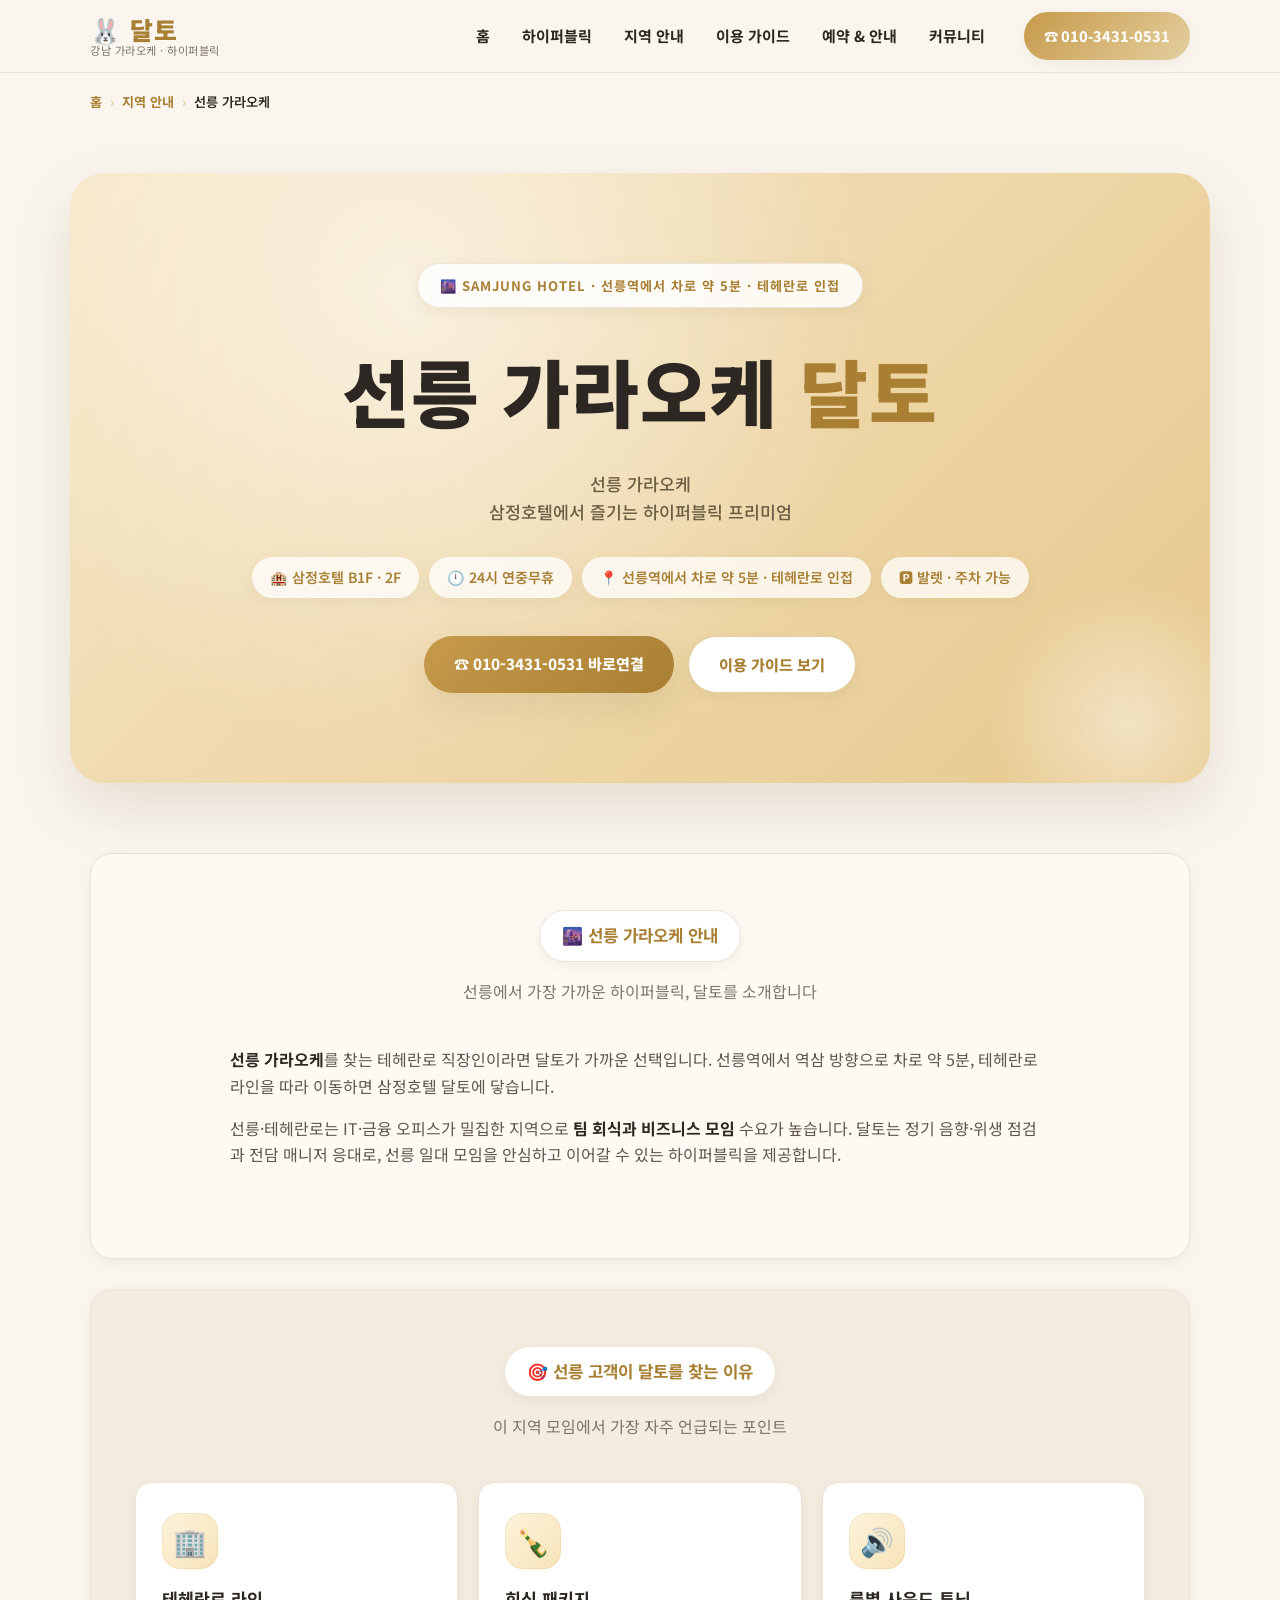
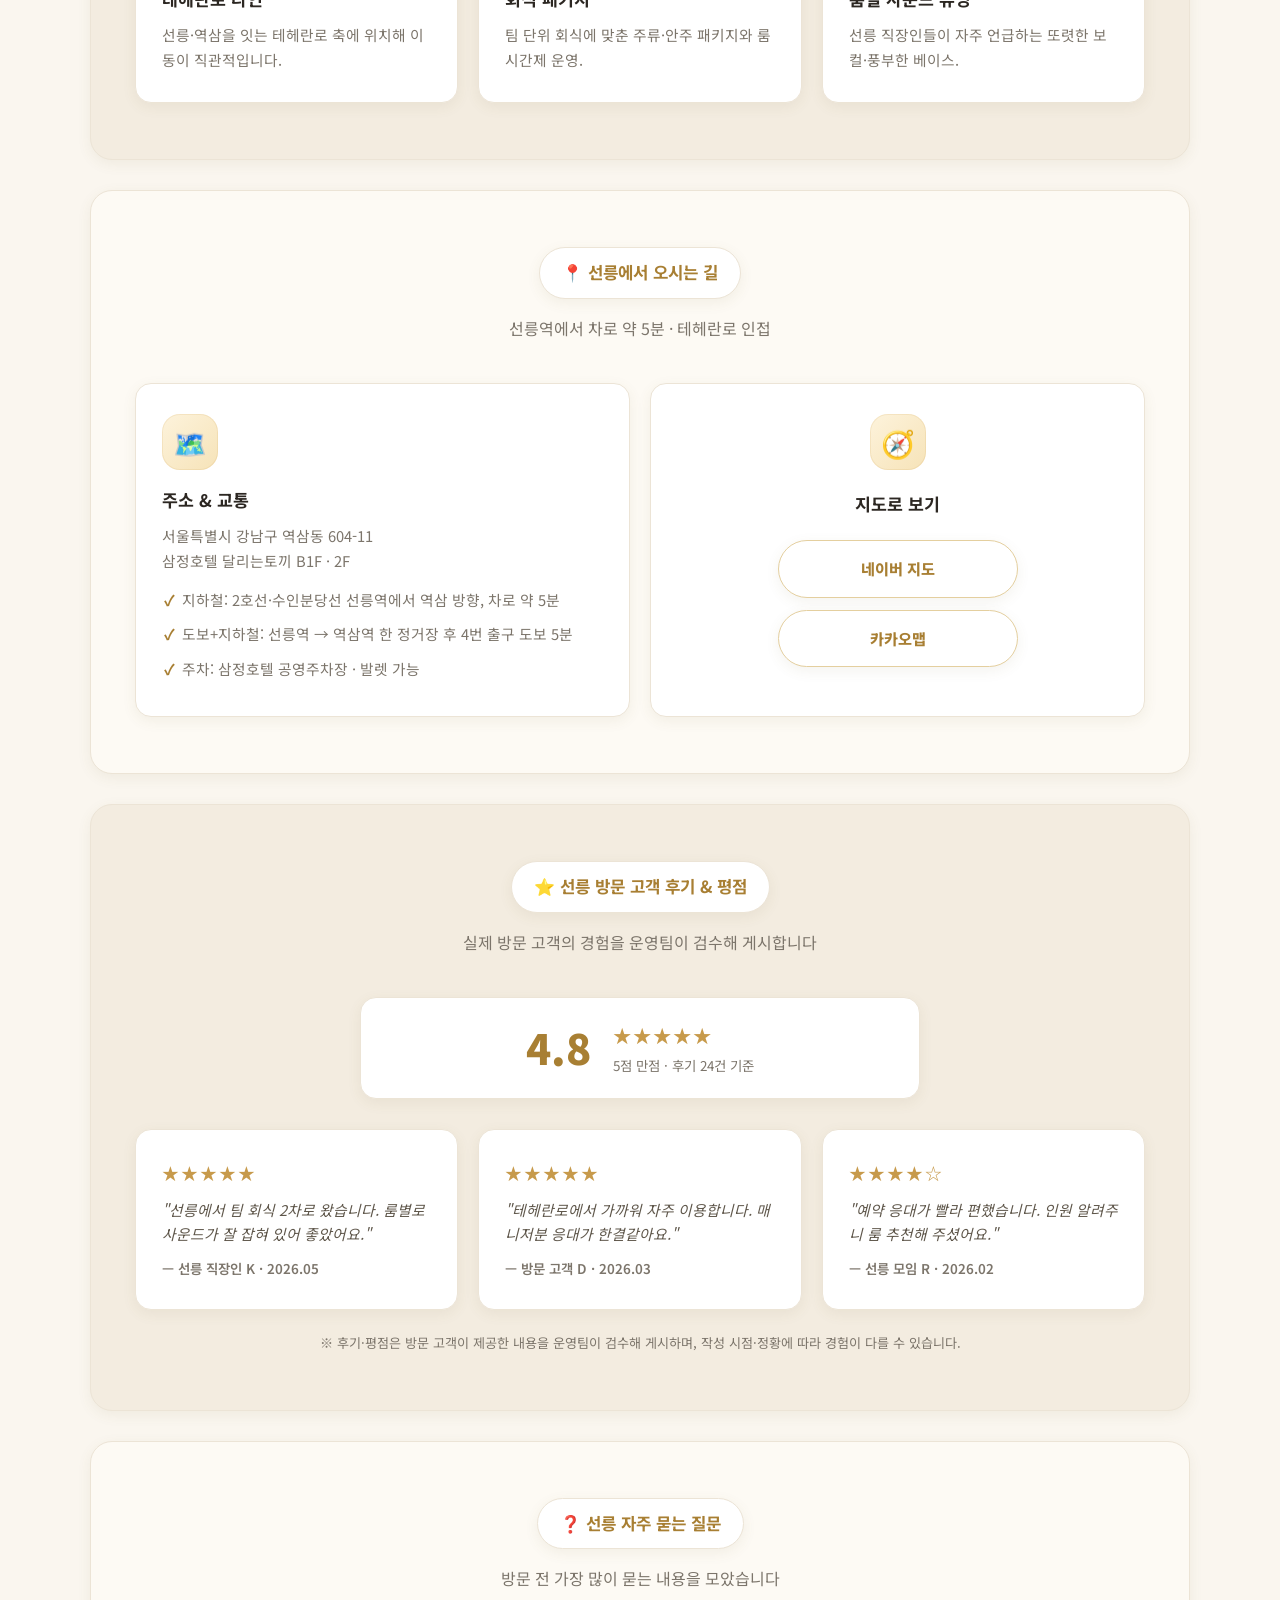
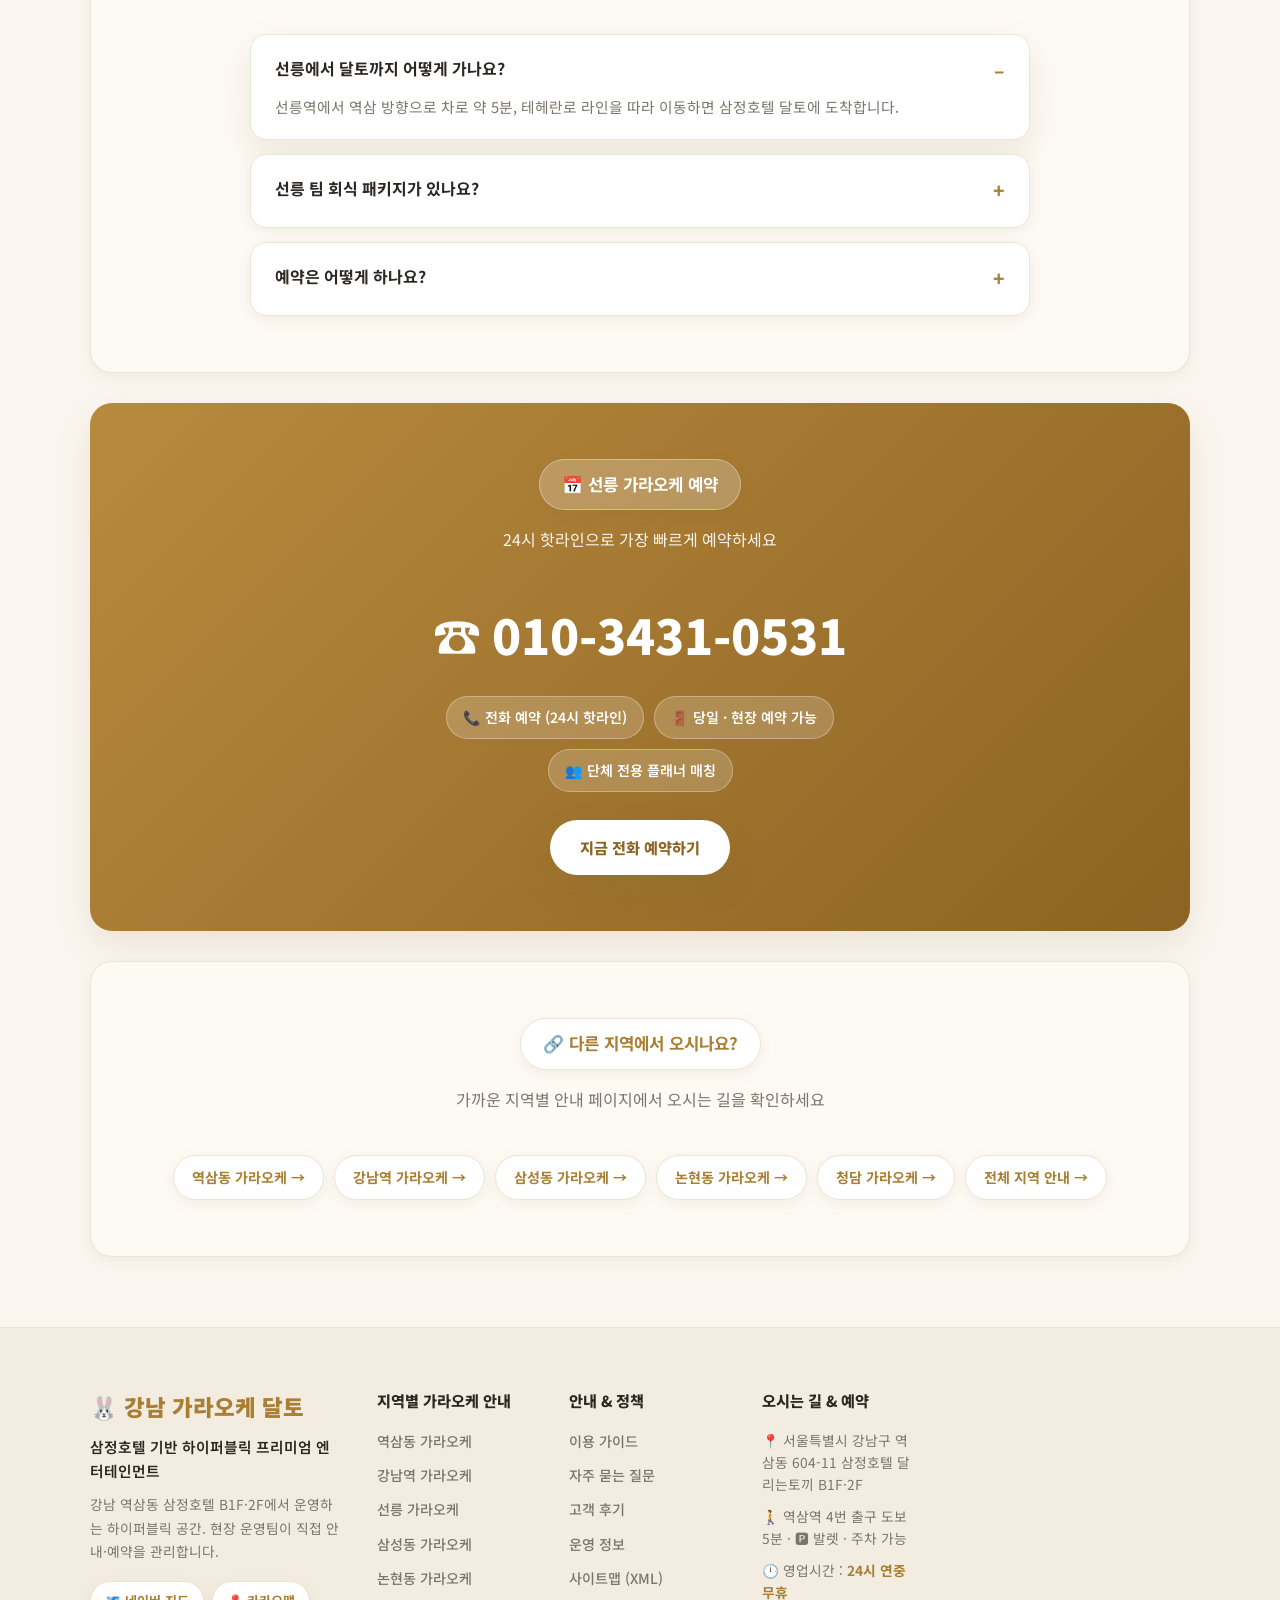
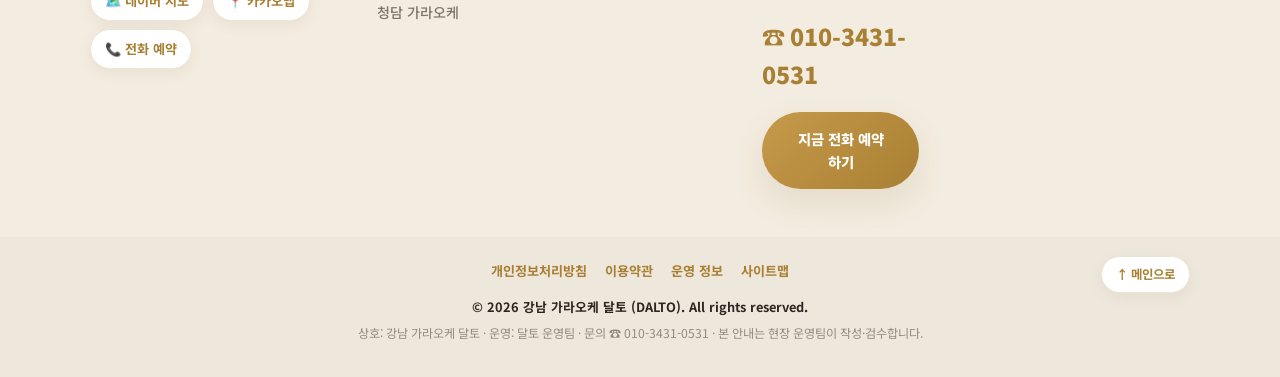
<file: region/seolleung.html>
<!DOCTYPE html>
<html lang="ko">
<head>
  <meta charset="UTF-8" />
  <meta name="viewport" content="width=device-width, initial-scale=1.0" />

  <!-- ===== 기본 SEO ===== -->
  <title>선릉 가라오케 달토 | 선릉 가라오케 하이퍼블릭 ☎ 010-3431-0531</title>
  <meta name="description" content="선릉 가라오케를 찾는다면 — 선릉에서 가까운 삼정호텔 기반 강남 하이퍼블릭 달토. 오시는 길, 이용 안내, 후기·평점, 24시 예약(010-3431-0531)까지 정리했습니다." />
  <meta name="keywords" content="선릉 가라오케, 강남 가라오케, 달토, 하이퍼블릭, 선릉 하이퍼블릭, 삼정호텔 가라오케" />
  <meta name="author" content="달토 운영팀 (현장 매니저)" />
  <meta name="robots" content="index, follow, max-image-preview:large" />
  <link rel="canonical" href="https://daltokr24.com/region/seolleung.html" />

  <!-- ===== Open Graph ===== -->
  <meta property="og:type" content="website" />
  <meta property="og:site_name" content="강남 가라오케 달토" />
  <meta property="og:title" content="선릉 가라오케 달토 | 선릉 가라오케 하이퍼블릭" />
  <meta property="og:description" content="선릉에서 가까운 삼정호텔 기반 하이퍼블릭 · 24시 예약 010-3431-0531" />
  <meta property="og:image" content="https://daltokr24.com/assets/og-image.svg" />
  <meta property="og:image:width" content="1200" />
  <meta property="og:image:height" content="630" />
  <meta property="og:locale" content="ko_KR" />
  <meta property="og:url" content="https://daltokr24.com/region/seolleung.html" />
  <meta name="twitter:card" content="summary_large_image" />
  <meta name="twitter:title" content="선릉 가라오케 달토 | 하이퍼블릭" />
  <meta name="twitter:description" content="선릉에서 가까운 하이퍼블릭 · 예약 010-3431-0531" />
  <meta name="twitter:image" content="https://daltokr24.com/assets/og-image.svg" />

  <!-- ===== 파비콘 ===== -->
  <link rel="icon" href="../assets/favicon.ico" sizes="any" />
  <link rel="icon" href="../assets/favicon.svg" type="image/svg+xml" />
  <link rel="apple-touch-icon" href="../assets/apple-touch-icon.png" />

  <!-- ===== 구조화 데이터 1: 지역 업체 (NightClub + 평점·리뷰) ===== -->
  <script type="application/ld+json">
  {
    "@context": "https://schema.org",
    "@type": "NightClub",
    "@id": "https://daltokr24.com/region/seolleung.html#business",
    "name": "강남 가라오케 달토 — 선릉 가라오케",
    "alternateName": "달토 하이퍼블릭 (선릉)",
    "description": "선릉 인근에서 가까운 삼정호텔 기반 강남 하이퍼블릭 프리미엄 가라오케 달토",
    "url": "https://daltokr24.com/region/seolleung.html",
    "image": "https://daltokr24.com/assets/og-image.svg",
    "logo": "https://daltokr24.com/assets/og-image.svg",
    "telephone": "+82-10-3431-0531",
    "currenciesAccepted": "KRW",
    "paymentAccepted": "현금, 카드",
    "address": {
      "@type": "PostalAddress",
      "streetAddress": "역삼동 604-11번지 삼정호텔 달리는토끼 지하1층·2층",
      "addressLocality": "강남구",
      "addressRegion": "서울특별시",
      "postalCode": "06236",
      "addressCountry": "KR"
    },
    "geo": { "@type": "GeoCoordinates", "latitude": 37.5006, "longitude": 127.0364 },
    "hasMap": "https://map.naver.com/v5/search/서울%20강남구%20역삼동%20604-11%20삼정호텔",
    "openingHoursSpecification": [{
      "@type": "OpeningHoursSpecification",
      "dayOfWeek": ["Monday","Tuesday","Wednesday","Thursday","Friday","Saturday","Sunday"],
      "opens": "00:00", "closes": "23:59"
    }],
    "priceRange": "전화문의",
    "areaServed": ["선릉","강남구","역삼동","서울"],
    "aggregateRating": {
      "@type": "AggregateRating",
      "ratingValue": "4.8",
      "reviewCount": "24",
      "bestRating": "5",
      "worstRating": "1"
    },
    "review": [
      {
        "@type": "Review",
        "reviewRating": { "@type": "Rating", "ratingValue": "5", "bestRating": "5", "worstRating": "1" },
        "author": { "@type": "Person", "name": "선릉 직장인 K" },
        "datePublished": "2026-05-01",
        "reviewBody": "선릉에서 팀 회식 2차로 왔습니다. 룸별로 사운드가 잘 잡혀 있어 좋았어요."
      },
      {
        "@type": "Review",
        "reviewRating": { "@type": "Rating", "ratingValue": "5", "bestRating": "5", "worstRating": "1" },
        "author": { "@type": "Person", "name": "방문 고객 D" },
        "datePublished": "2026-03-01",
        "reviewBody": "테헤란로에서 가까워 자주 이용합니다. 매니저분 응대가 한결같아요."
      },
      {
        "@type": "Review",
        "reviewRating": { "@type": "Rating", "ratingValue": "4", "bestRating": "5", "worstRating": "1" },
        "author": { "@type": "Person", "name": "선릉 모임 R" },
        "datePublished": "2026-02-01",
        "reviewBody": "예약 응대가 빨라 편했습니다. 인원 알려주니 룸 추천해 주셨어요."
      }
    ]
  }
  </script>

  <!-- ===== 구조화 데이터 2: 빵부스러기 ===== -->
  <script type="application/ld+json">
  {
    "@context": "https://schema.org",
    "@type": "BreadcrumbList",
    "itemListElement": [
      { "@type": "ListItem", "position": 1, "name": "홈", "item": "https://daltokr24.com/" },
      { "@type": "ListItem", "position": 2, "name": "지역 안내", "item": "https://daltokr24.com/#regions" },
      { "@type": "ListItem", "position": 3, "name": "선릉 가라오케", "item": "https://daltokr24.com/region/seolleung.html" }
    ]
  }
  </script>

  <!-- ===== 구조화 데이터 3: 지역 안내 글 (WebPage) ===== -->
  <script type="application/ld+json">
  {
    "@context": "https://schema.org",
    "@type": "WebPage",
    "name": "선릉 가라오케 — 달토 하이퍼블릭 위치·예약 안내",
    "url": "https://daltokr24.com/region/seolleung.html",
    "description": "선릉에서 가까운 강남 하이퍼블릭 가라오케 달토. 오시는 길·이용 안내·후기·예약을 정리했습니다.",
    "isPartOf": { "@type": "WebSite", "name": "강남 가라오케 달토", "url": "https://daltokr24.com/" },
    "primaryImageOfPage": "https://daltokr24.com/assets/og-image.svg",
    "inLanguage": "ko-KR"
  }
  </script>

  <!-- ===== 구조화 데이터 4: FAQ ===== -->
  <script type="application/ld+json">
  {
    "@context": "https://schema.org",
    "@type": "FAQPage",
    "mainEntity": [
      { "@type": "Question", "name": "선릉에서 달토까지 어떻게 가나요?",
        "acceptedAnswer": { "@type": "Answer", "text": "선릉역에서 역삼 방향으로 차로 약 5분, 테헤란로 라인을 따라 이동하면 삼정호텔 달토에 도착합니다." } },
      { "@type": "Question", "name": "선릉 팀 회식 패키지가 있나요?",
        "acceptedAnswer": { "@type": "Answer", "text": "팀 단위 회식에 맞춘 주류·안주 패키지와 룸 시간제를 운영합니다. 인원·예산을 알려주시면 견적을 안내합니다." } },
      { "@type": "Question", "name": "예약은 어떻게 하나요?",
        "acceptedAnswer": { "@type": "Answer", "text": "전화 24시 핫라인(010-3431-0531)으로 예약합니다. 인원과 시간대를 알려주시면 룸을 잡아드립니다." } }
    ]
  }
  </script>

  <link rel="preconnect" href="https://fonts.googleapis.com" />
  <link rel="preconnect" href="https://fonts.gstatic.com" crossorigin />
  <link href="https://fonts.googleapis.com/css2?family=Noto+Sans+KR:wght@400;500;700;900&display=swap" rel="stylesheet" />
  <link rel="stylesheet" href="../styles.css" />
</head>
<body>

  <header class="site-header">
    <div class="nav-container">
      <a href="../index.html#home" class="brand">
        <span class="brand-logo">🐰 달토</span>
        <span class="brand-sub">강남 가라오케 · 하이퍼블릭</span>
      </a>
      <button class="nav-toggle" aria-label="메뉴 열기" aria-expanded="false">
        <span></span><span></span><span></span>
      </button>
      <nav class="main-nav">
        <ul class="nav-menu">
          <li class="nav-item"><a href="../index.html#home">홈</a>
            <ul class="dropdown">
              <li><a href="../index.html#about">달토 소개</a></li>
              <li><a href="../index.html#location">오시는 길</a></li>
            </ul>
          </li>
          <li class="nav-item"><a href="../index.html#hyperpublic">하이퍼블릭</a>
            <ul class="dropdown">
              <li><a href="../index.html#hyperpublic">하이퍼블릭 정의</a></li>
              <li><a href="../index.html#compare">일반 가라오케와 차이</a></li>
              <li><a href="../index.html#features">달토만의 특별함</a></li>
            </ul>
          </li>
          <li class="nav-item"><a href="../index.html#regions">지역 안내</a>
            <ul class="dropdown">
              <li><a href="yeoksam.html">역삼동 가라오케</a></li>
              <li><a href="gangnam-station.html">강남역 가라오케</a></li>
              <li><a href="seolleung.html">선릉 가라오케</a></li>
              <li><a href="samseong.html">삼성동 가라오케</a></li>
              <li><a href="nonhyeon.html">논현동 가라오케</a></li>
              <li><a href="cheongdam.html">청담 가라오케</a></li>
            </ul>
          </li>
          <li class="nav-item"><a href="../index.html#guide">이용 가이드</a>
            <ul class="dropdown">
              <li><a href="../index.html#guide">첫 방문 가이드</a></li>
              <li><a href="../index.html#faq">자주 묻는 질문</a></li>
            </ul>
          </li>
          <li class="nav-item"><a href="../index.html#reservation">예약 &amp; 안내</a>
            <ul class="dropdown">
              <li><a href="../index.html#reservation">예약 방법</a></li>
              <li><a href="tel:010-3431-0531">전화예약 ☎ 010-3431-0531</a></li>
            </ul>
          </li>
          <li class="nav-item"><a href="../index.html#community">커뮤니티</a>
            <ul class="dropdown">
              <li><a href="../index.html#community">고객 후기</a></li>
              <li><a href="../index.html#trust">운영 정보</a></li>
            </ul>
          </li>
        </ul>
      </nav>
      <a href="tel:010-3431-0531" class="nav-cta">☎ 010-3431-0531</a>
    </div>
  </header>

  <!-- ============ 브레드크럼 ============ -->
  <nav class="breadcrumb" aria-label="현재 위치">
    <ol>
      <li><a href="../index.html#home">홈</a></li>
      <li><a href="../index.html#regions">지역 안내</a></li>
      <li aria-current="page">선릉 가라오케</li>
    </ol>
  </nav>

  <main>

    <!-- ============ 히어로 ============ -->
    <section id="home" class="hero">
      <div class="hero-card">
        <span class="chip chip-hero">🌆 SAMJUNG HOTEL · 선릉역에서 차로 약 5분 · 테헤란로 인접</span>
        <h1 class="hero-title">선릉 가라오케 <span>달토</span></h1>
        <p class="hero-slogan">선릉 가라오케<br />삼정호텔에서 즐기는 하이퍼블릭 프리미엄</p>
        <ul class="hero-points">
          <li>🏨 삼정호텔 B1F · 2F</li>
          <li>🕛 24시 연중무휴</li>
          <li>📍 선릉역에서 차로 약 5분 · 테헤란로 인접</li>
          <li>🅿️ 발렛 · 주차 가능</li>
        </ul>
        <div class="hero-buttons">
          <a href="tel:010-3431-0531" class="btn btn-primary">☎ 010-3431-0531 바로연결</a>
          <a href="../index.html#guide" class="btn btn-ghost">이용 가이드 보기</a>
        </div>
      </div>
    </section>

    <div class="container blocks">

      <!-- ============ 지역 소개 ============ -->
      <section id="intro" class="block">
        <div class="block-head">
          <span class="chip">🌆 선릉 가라오케 안내</span>
          <p class="block-lead">선릉에서 가장 가까운 하이퍼블릭, 달토를 소개합니다</p>
        </div>
        <div class="prose">
          <p><strong>선릉 가라오케</strong>를 찾는 테헤란로 직장인이라면 달토가 가까운 선택입니다. 선릉역에서 역삼 방향으로 차로 약 5분, 테헤란로 라인을 따라 이동하면 삼정호텔 달토에 닿습니다.</p>
          <p>선릉·테헤란로는 IT·금융 오피스가 밀집한 지역으로 <strong>팀 회식과 비즈니스 모임</strong> 수요가 높습니다. 달토는 정기 음향·위생 점검과 전담 매니저 응대로, 선릉 일대 모임을 안심하고 이어갈 수 있는 하이퍼블릭을 제공합니다.</p>
        </div>
      </section>

      <!-- ============ 왜 이 지역 고객이 달토를 찾는가 ============ -->
      <section id="why" class="block block-cream">
        <div class="block-head">
          <span class="chip">🎯 선릉 고객이 달토를 찾는 이유</span>
          <p class="block-lead">이 지역 모임에서 가장 자주 언급되는 포인트</p>
        </div>
        <div class="grid grid-3">
          <div class="card"><span class="card-icon">🏢</span><h3>테헤란로 라인</h3><p>선릉·역삼을 잇는 테헤란로 축에 위치해 이동이 직관적입니다.</p></div>
          <div class="card"><span class="card-icon">🍾</span><h3>회식 패키지</h3><p>팀 단위 회식에 맞춘 주류·안주 패키지와 룸 시간제 운영.</p></div>
          <div class="card"><span class="card-icon">🔊</span><h3>룸별 사운드 튜닝</h3><p>선릉 직장인들이 자주 언급하는 또렷한 보컬·풍부한 베이스.</p></div>
        </div>
      </section>

      <!-- ============ 오시는 길 ============ -->
      <section id="location" class="block">
        <div class="block-head">
          <span class="chip">📍 선릉에서 오시는 길</span>
          <p class="block-lead">선릉역에서 차로 약 5분 · 테헤란로 인접</p>
        </div>
        <div class="grid grid-2">
          <div class="card">
            <span class="card-icon">🗺️</span><h3>주소 &amp; 교통</h3>
            <p>서울특별시 강남구 역삼동 604-11<br />삼정호텔 달리는토끼 B1F · 2F</p>
            <ul class="list">
              <li>지하철: 2호선·수인분당선 선릉역에서 역삼 방향, 차로 약 5분</li>
              <li>도보+지하철: 선릉역 → 역삼역 한 정거장 후 4번 출구 도보 5분</li>
              <li>주차: 삼정호텔 공영주차장 · 발렛 가능</li>
            </ul>
          </div>
          <div class="card map-card">
            <span class="card-icon">🧭</span><h3>지도로 보기</h3>
            <a class="btn btn-ghost" target="_blank" rel="noopener" href="https://map.naver.com/v5/search/서울%20강남구%20역삼동%20604-11%20삼정호텔">네이버 지도</a>
            <a class="btn btn-ghost" target="_blank" rel="noopener" href="https://map.kakao.com/?q=서울%20강남구%20역삼동%20604-11%20삼정호텔">카카오맵</a>
          </div>
        </div>
      </section>

      <!-- ============ 후기 · 평점 ============ -->
      <section id="reviews" class="block block-cream">
        <div class="block-head">
          <span class="chip">⭐ 선릉 방문 고객 후기 &amp; 평점</span>
          <p class="block-lead">실제 방문 고객의 경험을 운영팀이 검수해 게시합니다</p>
        </div>
        <div class="rating-box">
          <div class="rating-score">4.8</div>
          <div class="rating-meta">
            <div class="rating-stars">★★★★★</div>
            <div class="rating-count">5점 만점 · 후기 24건 기준</div>
          </div>
        </div>
        <div class="grid grid-3">
          <div class="card review"><div class="stars">★★★★★</div><p>"선릉에서 팀 회식 2차로 왔습니다. 룸별로 사운드가 잘 잡혀 있어 좋았어요."</p><span class="review-by">— 선릉 직장인 K · 2026.05</span></div>
          <div class="card review"><div class="stars">★★★★★</div><p>"테헤란로에서 가까워 자주 이용합니다. 매니저분 응대가 한결같아요."</p><span class="review-by">— 방문 고객 D · 2026.03</span></div>
          <div class="card review"><div class="stars">★★★★☆</div><p>"예약 응대가 빨라 편했습니다. 인원 알려주니 룸 추천해 주셨어요."</p><span class="review-by">— 선릉 모임 R · 2026.02</span></div>
        </div>
        <p class="note">※ 후기·평점은 방문 고객이 제공한 내용을 운영팀이 검수해 게시하며, 작성 시점·정황에 따라 경험이 다를 수 있습니다.</p>
      </section>

      <!-- ============ FAQ ============ -->
      <section id="faq" class="block">
        <div class="block-head">
          <span class="chip">❓ 선릉 자주 묻는 질문</span>
          <p class="block-lead">방문 전 가장 많이 묻는 내용을 모았습니다</p>
        </div>
        <div class="faq">
          <details open><summary>선릉에서 달토까지 어떻게 가나요?</summary><p>선릉역에서 역삼 방향으로 차로 약 5분, 테헤란로 라인을 따라 이동하면 삼정호텔 달토에 도착합니다.</p></details>
          <details><summary>선릉 팀 회식 패키지가 있나요?</summary><p>팀 단위 회식에 맞춘 주류·안주 패키지와 룸 시간제를 운영합니다. 인원·예산을 알려주시면 견적을 안내합니다.</p></details>
          <details><summary>예약은 어떻게 하나요?</summary><p>전화 24시 핫라인(010-3431-0531)으로 예약합니다. 인원과 시간대를 알려주시면 룸을 잡아드립니다.</p></details>
        </div>
      </section>

      <!-- ============ 예약 CTA ============ -->
      <section id="reservation" class="block block-accent">
        <div class="block-head">
          <span class="chip chip-light">📅 선릉 가라오케 예약</span>
          <p class="block-lead block-lead-light">24시 핫라인으로 가장 빠르게 예약하세요</p>
        </div>
        <div class="cta-box">
          <p class="cta-phone">☎ <a href="tel:010-3431-0531">010-3431-0531</a></p>
          <div class="reserve-chips">
            <span>📞 전화 예약 (24시 핫라인)</span>
            <span>🚪 당일 · 현장 예약 가능</span>
            <span>👥 단체 전용 플래너 매칭</span>
          </div>
          <a href="tel:010-3431-0531" class="btn btn-white">지금 전화 예약하기</a>
        </div>
      </section>

      <!-- ============ 관련 지역 (교차 내부링크) ============ -->
      <section id="related" class="block">
        <div class="block-head">
          <span class="chip">🔗 다른 지역에서 오시나요?</span>
          <p class="block-lead">가까운 지역별 안내 페이지에서 오시는 길을 확인하세요</p>
        </div>
        <div class="related-links">
          <a href="yeoksam.html">역삼동 가라오케 →</a>
          <a href="gangnam-station.html">강남역 가라오케 →</a>
          <a href="samseong.html">삼성동 가라오케 →</a>
          <a href="nonhyeon.html">논현동 가라오케 →</a>
          <a href="cheongdam.html">청담 가라오케 →</a>
          <a href="../index.html#regions">전체 지역 안내 →</a>
        </div>
      </section>

    </div><!-- /.blocks -->
  </main>

  <footer class="site-footer">
    <div class="container footer-grid">
      <div class="footer-col footer-brand-col">
        <p class="footer-brand">🐰 강남 가라오케 달토</p>
        <p class="footer-tag">삼정호텔 기반 하이퍼블릭 프리미엄 엔터테인먼트</p>
        <p class="footer-desc">강남 역삼동 삼정호텔 B1F·2F에서 운영하는 하이퍼블릭 공간. 현장 운영팀이 직접 안내·예약을 관리합니다.</p>
        <div class="footer-social" aria-label="공식 채널 및 지도">
          <a href="https://map.naver.com/v5/search/서울%20강남구%20역삼동%20604-11%20삼정호텔" target="_blank" rel="noopener">🗺️ 네이버 지도</a>
          <a href="https://map.kakao.com/?q=서울%20강남구%20역삼동%20604-11%20삼정호텔" target="_blank" rel="noopener">📍 카카오맵</a>
          <a href="tel:010-3431-0531">📞 전화 예약</a>
        </div>
      </div>
      <nav class="footer-col" aria-label="지역별 안내">
        <h3 class="footer-h">지역별 가라오케 안내</h3>
        <ul class="footer-nav">
          <li><a href="yeoksam.html">역삼동 가라오케</a></li>
          <li><a href="gangnam-station.html">강남역 가라오케</a></li>
          <li><a href="seolleung.html">선릉 가라오케</a></li>
          <li><a href="samseong.html">삼성동 가라오케</a></li>
          <li><a href="nonhyeon.html">논현동 가라오케</a></li>
          <li><a href="cheongdam.html">청담 가라오케</a></li>
        </ul>
      </nav>
      <nav class="footer-col" aria-label="안내 및 정책">
        <h3 class="footer-h">안내 &amp; 정책</h3>
        <ul class="footer-nav">
          <li><a href="../index.html#guide">이용 가이드</a></li>
          <li><a href="../index.html#faq">자주 묻는 질문</a></li>
          <li><a href="../index.html#community">고객 후기</a></li>
          <li><a href="../index.html#trust">운영 정보</a></li>
          <li><a href="../sitemap.xml">사이트맵 (XML)</a></li>
        </ul>
      </nav>
      <div class="footer-col footer-contact">
        <h3 class="footer-h">오시는 길 &amp; 예약</h3>
        <address class="footer-address">
          <span class="footer-line">📍 서울특별시 강남구 역삼동 604-11 삼정호텔 달리는토끼 B1F·2F</span>
          <span class="footer-line">🚶 역삼역 4번 출구 도보 5분 · 🅿️ 발렛 · 주차 가능</span>
          <span class="footer-line">🕛 영업시간 : <strong>24시 연중무휴</strong></span>
          <a class="footer-phone" href="tel:010-3431-0531">☎ 010-3431-0531</a>
        </address>
        <a href="tel:010-3431-0531" class="btn btn-primary footer-cta">지금 전화 예약하기</a>
      </div>
    </div>
    <div class="footer-bottom">
      <div class="container footer-bottom-inner">
        <nav class="footer-legal" aria-label="법적 고지">
          <a href="../privacy.html">개인정보처리방침</a>
          <a href="../terms.html">이용약관</a>
          <a href="../index.html#trust">운영 정보</a>
          <a href="../sitemap.xml">사이트맵</a>
        </nav>
        <p class="footer-copy">© <span id="year"></span> 강남 가라오케 달토 (DALTO). All rights reserved.</p>
        <p class="footer-meta">상호: 강남 가라오케 달토 · 운영: 달토 운영팀 · 문의 ☎ 010-3431-0531 · 본 안내는 현장 운영팀이 작성·검수합니다.</p>
        <a href="../index.html#home" class="footer-top" aria-label="홈으로">↑ 메인으로</a>
      </div>
    </div>
  </footer>

  <a href="tel:010-3431-0531" class="floating-call" aria-label="전화 예약">☎ 010-3431-0531</a>
  <script src="../script.js"></script>
</body>
</html>
</file>
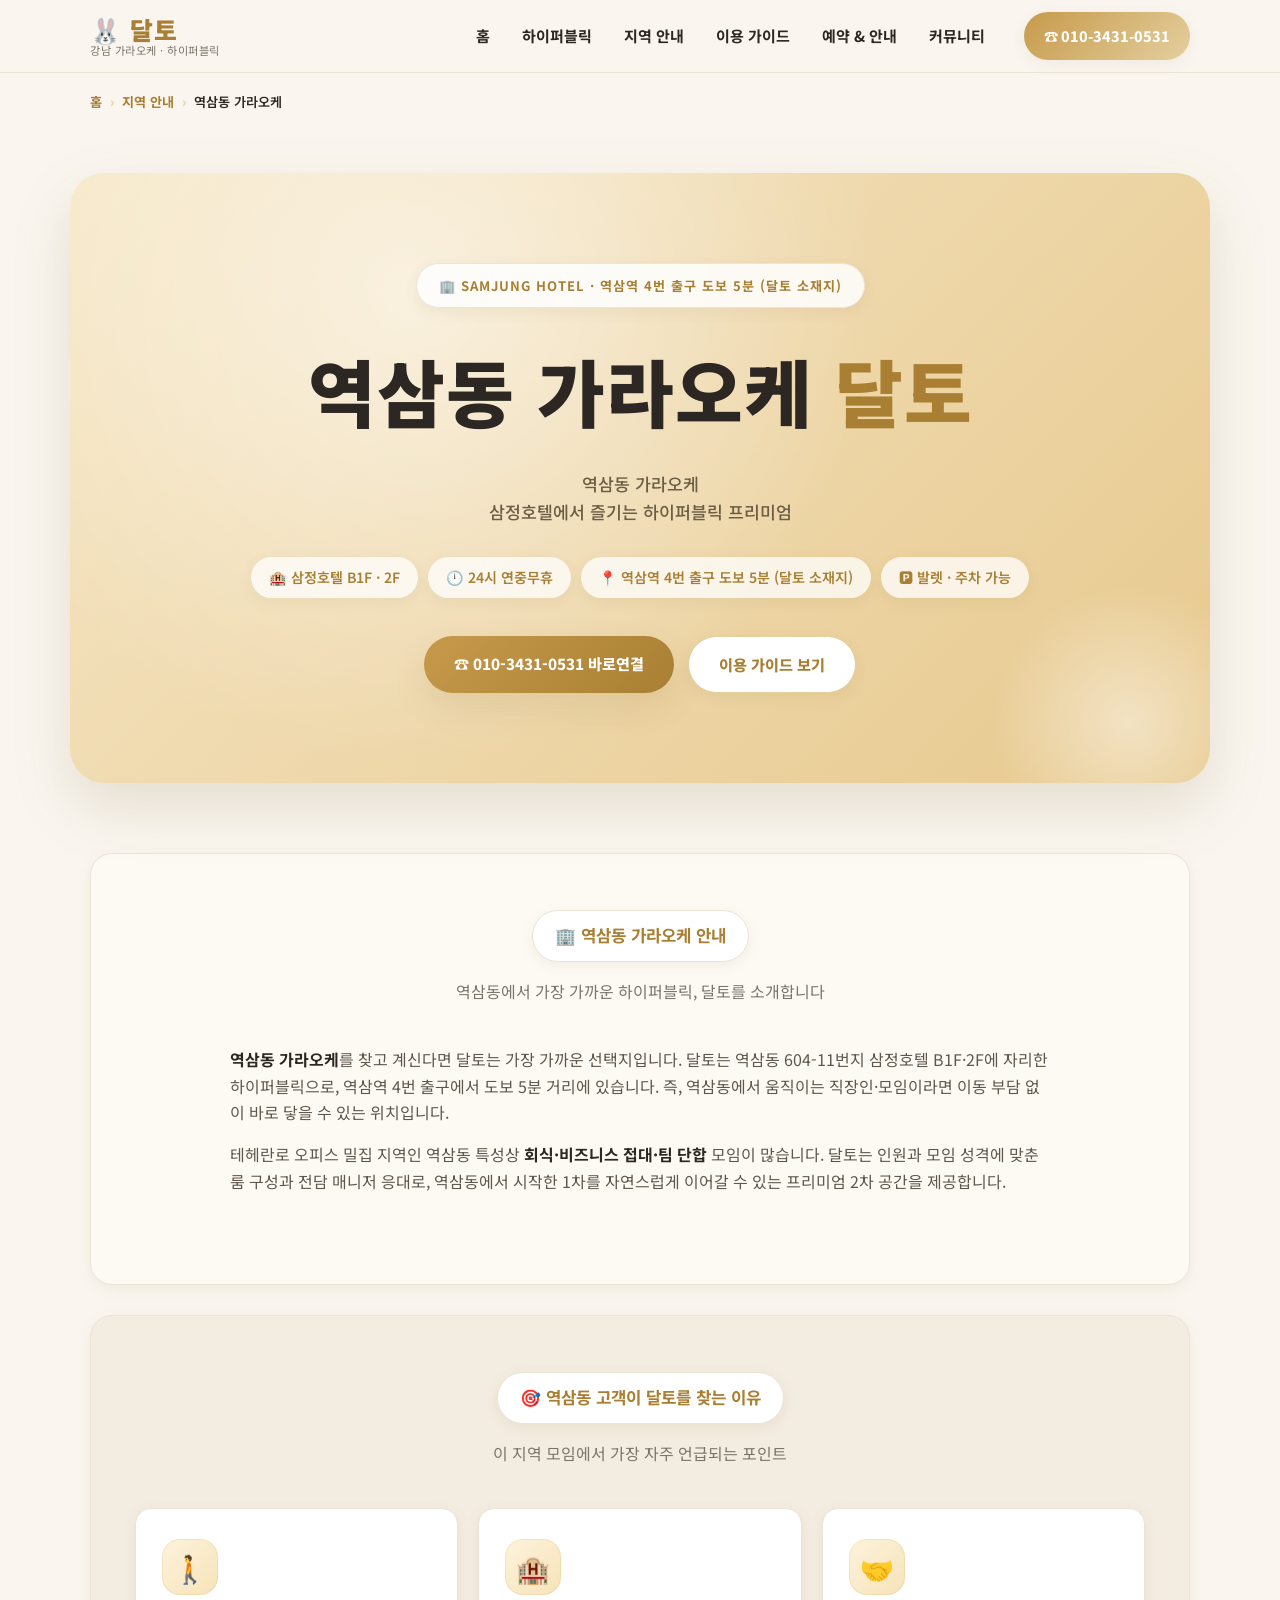
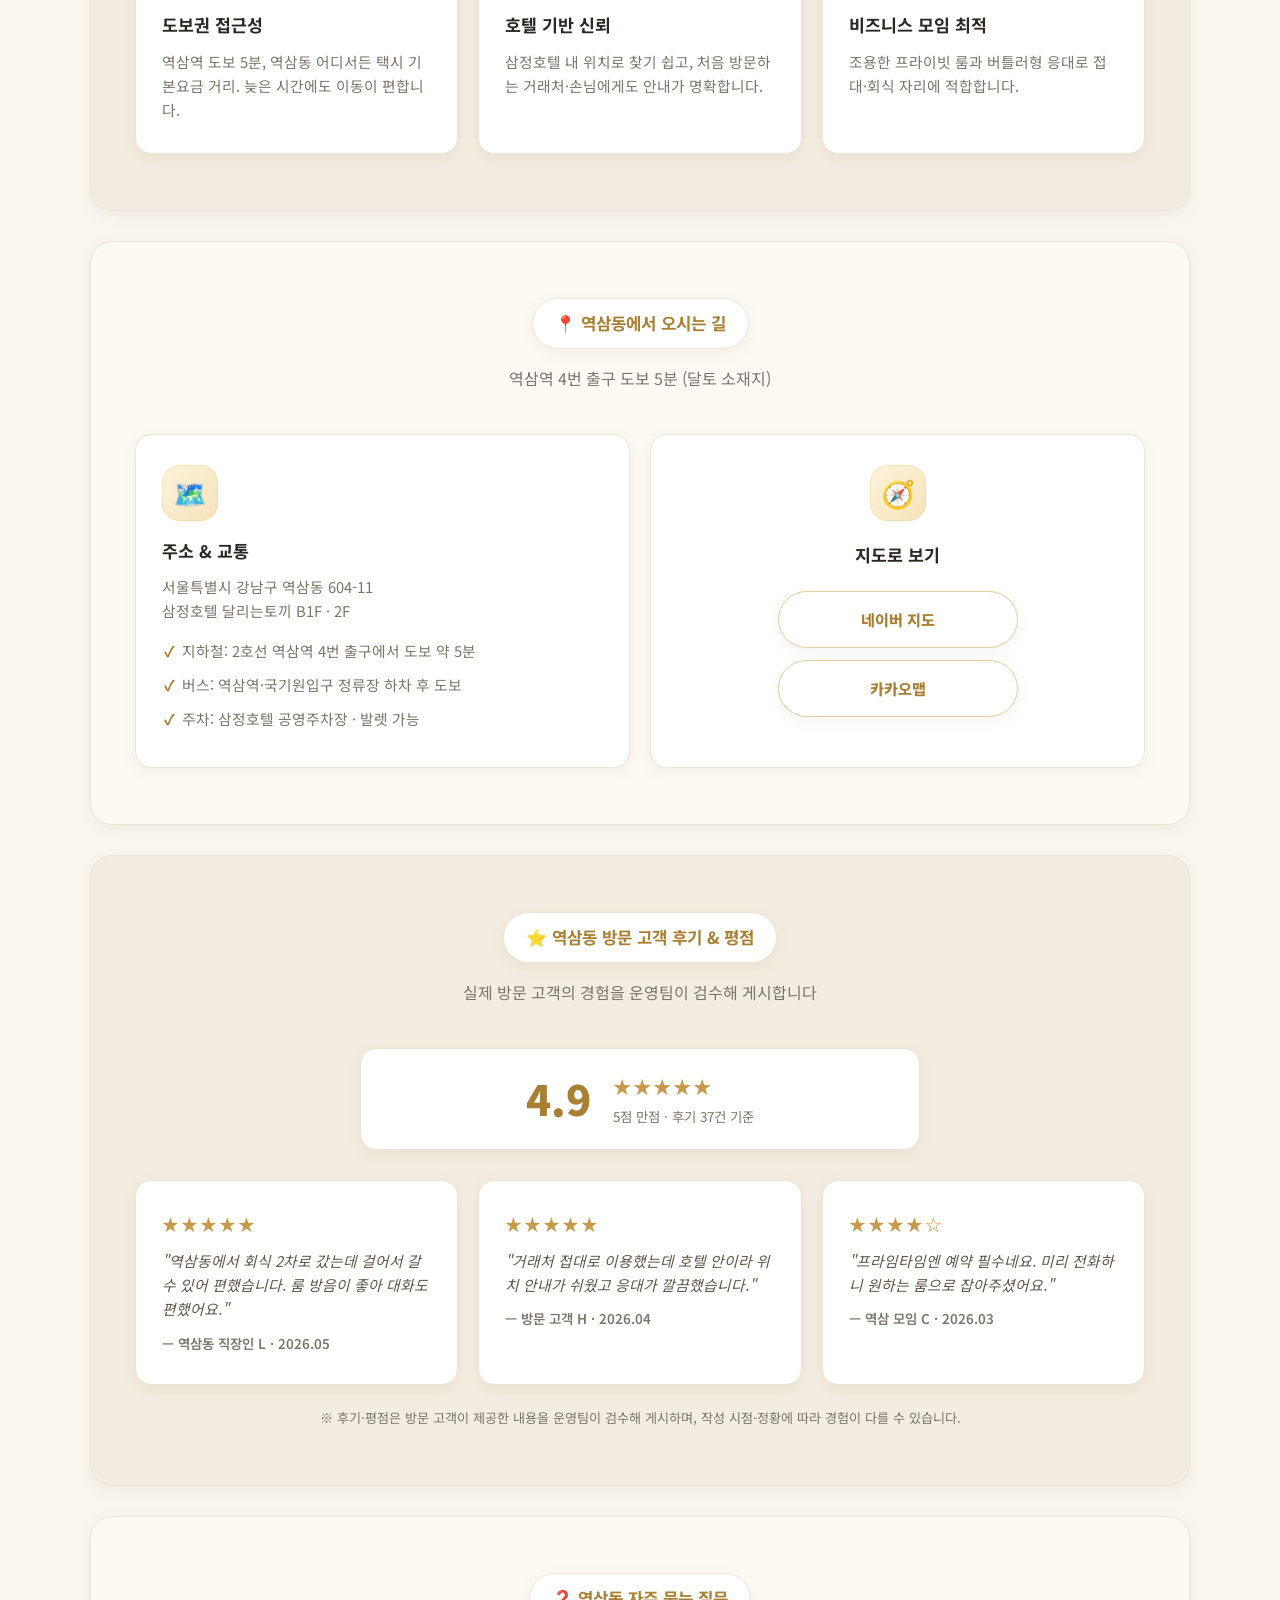
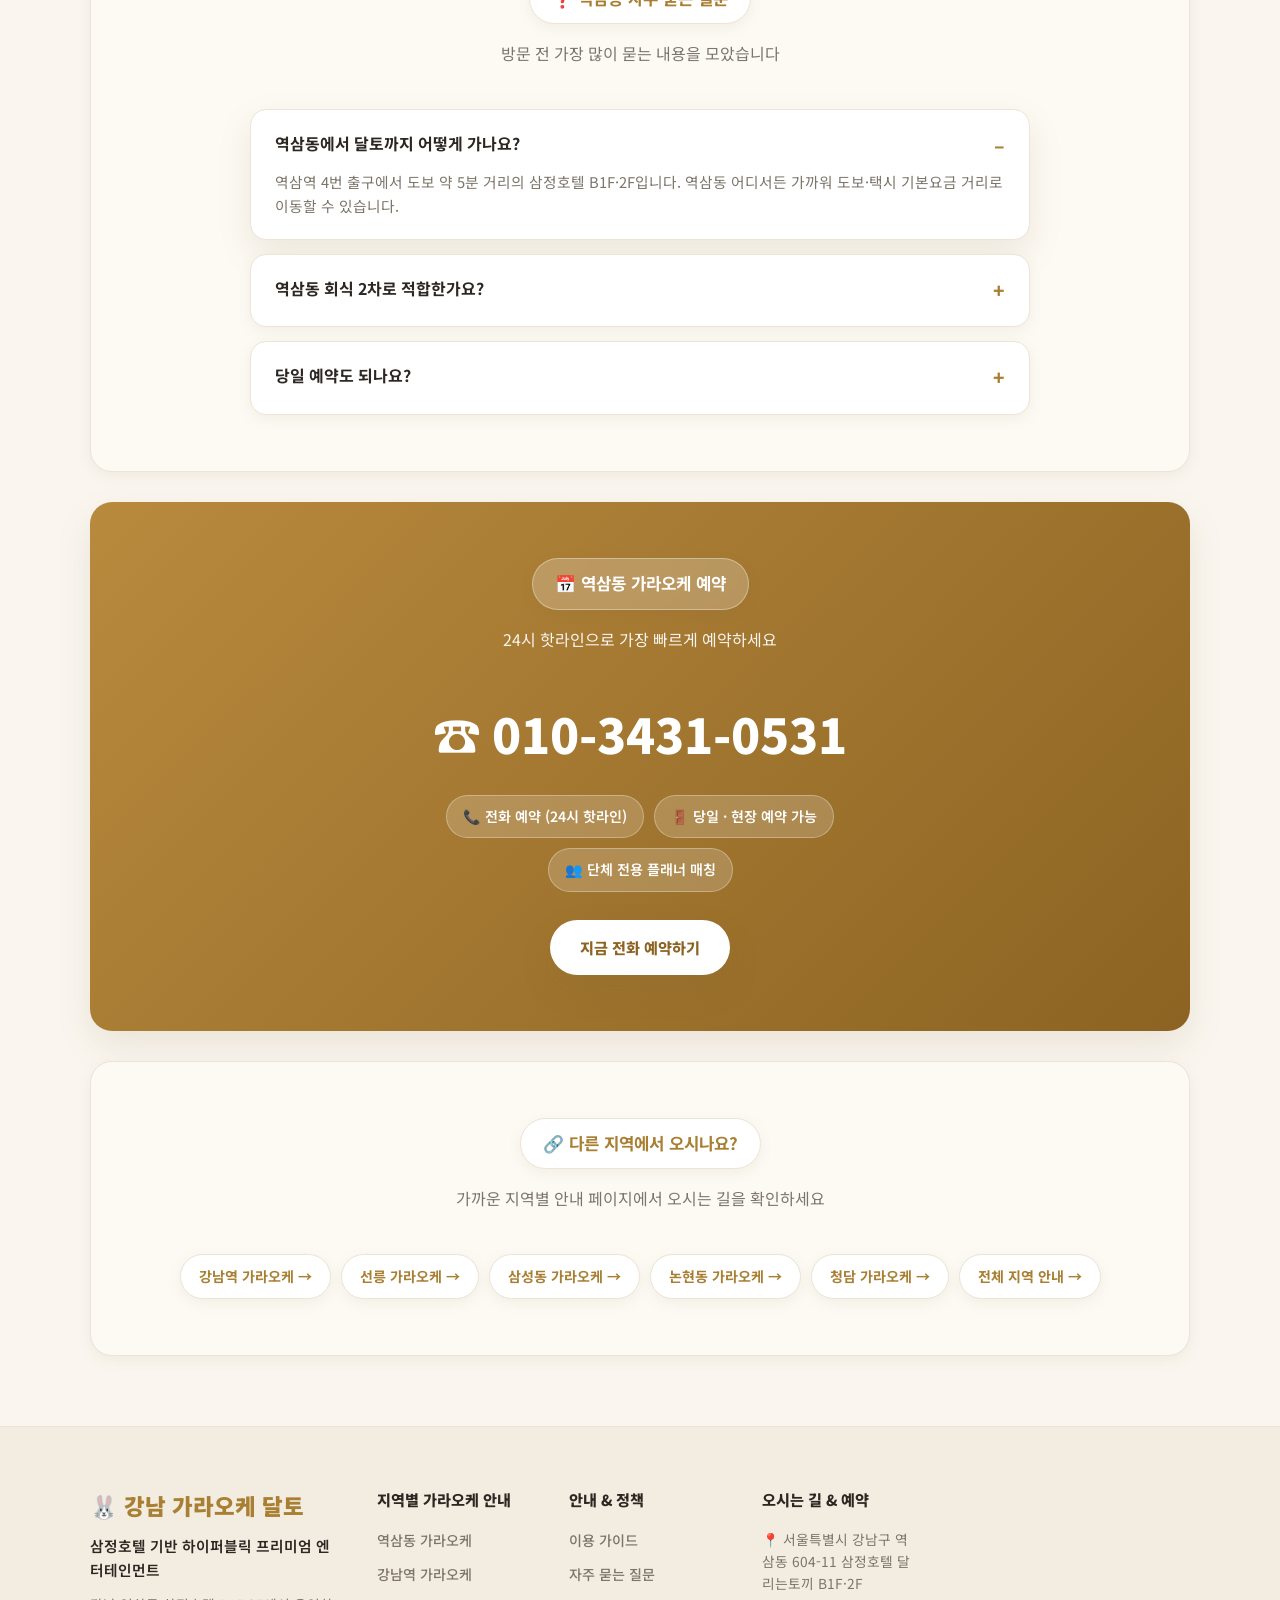
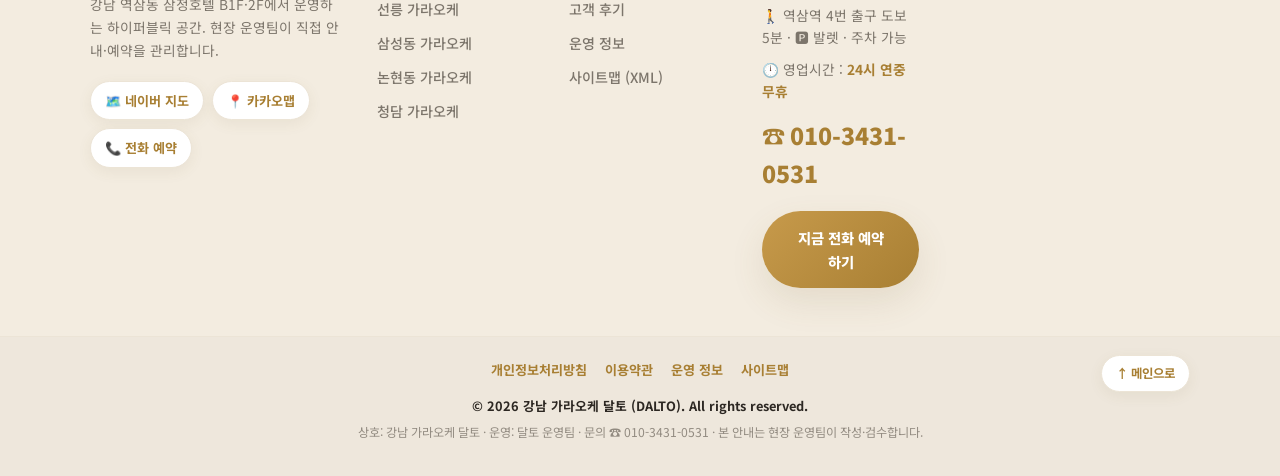
<file: region/yeoksam.html>
<!DOCTYPE html>
<html lang="ko">
<head>
  <meta charset="UTF-8" />
  <meta name="viewport" content="width=device-width, initial-scale=1.0" />

  <!-- ===== 기본 SEO ===== -->
  <title>역삼동 가라오케 달토 | 역삼동 가라오케 하이퍼블릭 ☎ 010-3431-0531</title>
  <meta name="description" content="역삼동 가라오케를 찾는다면 — 역삼동에서 가까운 삼정호텔 기반 강남 하이퍼블릭 달토. 오시는 길, 이용 안내, 후기·평점, 24시 예약(010-3431-0531)까지 정리했습니다." />
  <meta name="keywords" content="역삼동 가라오케, 강남 가라오케, 달토, 하이퍼블릭, 역삼동 하이퍼블릭, 삼정호텔 가라오케" />
  <meta name="author" content="달토 운영팀 (현장 매니저)" />
  <meta name="robots" content="index, follow, max-image-preview:large" />
  <link rel="canonical" href="https://daltokr24.com/region/yeoksam.html" />

  <!-- ===== Open Graph ===== -->
  <meta property="og:type" content="website" />
  <meta property="og:site_name" content="강남 가라오케 달토" />
  <meta property="og:title" content="역삼동 가라오케 달토 | 역삼동 가라오케 하이퍼블릭" />
  <meta property="og:description" content="역삼동에서 가까운 삼정호텔 기반 하이퍼블릭 · 24시 예약 010-3431-0531" />
  <meta property="og:image" content="https://daltokr24.com/assets/og-image.svg" />
  <meta property="og:image:width" content="1200" />
  <meta property="og:image:height" content="630" />
  <meta property="og:locale" content="ko_KR" />
  <meta property="og:url" content="https://daltokr24.com/region/yeoksam.html" />
  <meta name="twitter:card" content="summary_large_image" />
  <meta name="twitter:title" content="역삼동 가라오케 달토 | 하이퍼블릭" />
  <meta name="twitter:description" content="역삼동에서 가까운 하이퍼블릭 · 예약 010-3431-0531" />
  <meta name="twitter:image" content="https://daltokr24.com/assets/og-image.svg" />

  <!-- ===== 파비콘 ===== -->
  <link rel="icon" href="../assets/favicon.ico" sizes="any" />
  <link rel="icon" href="../assets/favicon.svg" type="image/svg+xml" />
  <link rel="apple-touch-icon" href="../assets/apple-touch-icon.png" />

  <!-- ===== 구조화 데이터 1: 지역 업체 (NightClub + 평점·리뷰) ===== -->
  <script type="application/ld+json">
  {
    "@context": "https://schema.org",
    "@type": "NightClub",
    "@id": "https://daltokr24.com/region/yeoksam.html#business",
    "name": "강남 가라오케 달토 — 역삼동 가라오케",
    "alternateName": "달토 하이퍼블릭 (역삼동)",
    "description": "역삼동 인근에서 가까운 삼정호텔 기반 강남 하이퍼블릭 프리미엄 가라오케 달토",
    "url": "https://daltokr24.com/region/yeoksam.html",
    "image": "https://daltokr24.com/assets/og-image.svg",
    "logo": "https://daltokr24.com/assets/og-image.svg",
    "telephone": "+82-10-3431-0531",
    "currenciesAccepted": "KRW",
    "paymentAccepted": "현금, 카드",
    "address": {
      "@type": "PostalAddress",
      "streetAddress": "역삼동 604-11번지 삼정호텔 달리는토끼 지하1층·2층",
      "addressLocality": "강남구",
      "addressRegion": "서울특별시",
      "postalCode": "06236",
      "addressCountry": "KR"
    },
    "geo": { "@type": "GeoCoordinates", "latitude": 37.5006, "longitude": 127.0364 },
    "hasMap": "https://map.naver.com/v5/search/서울%20강남구%20역삼동%20604-11%20삼정호텔",
    "openingHoursSpecification": [{
      "@type": "OpeningHoursSpecification",
      "dayOfWeek": ["Monday","Tuesday","Wednesday","Thursday","Friday","Saturday","Sunday"],
      "opens": "00:00", "closes": "23:59"
    }],
    "priceRange": "전화문의",
    "areaServed": ["역삼동","강남구","서울"],
    "aggregateRating": {
      "@type": "AggregateRating",
      "ratingValue": "4.9",
      "reviewCount": "37",
      "bestRating": "5",
      "worstRating": "1"
    },
    "review": [
      {
        "@type": "Review",
        "reviewRating": { "@type": "Rating", "ratingValue": "5", "bestRating": "5", "worstRating": "1" },
        "author": { "@type": "Person", "name": "역삼동 직장인 L" },
        "datePublished": "2026-05-01",
        "reviewBody": "역삼동에서 회식 2차로 갔는데 걸어서 갈 수 있어 편했습니다. 룸 방음이 좋아 대화도 편했어요."
      },
      {
        "@type": "Review",
        "reviewRating": { "@type": "Rating", "ratingValue": "5", "bestRating": "5", "worstRating": "1" },
        "author": { "@type": "Person", "name": "방문 고객 H" },
        "datePublished": "2026-04-01",
        "reviewBody": "거래처 접대로 이용했는데 호텔 안이라 위치 안내가 쉬웠고 응대가 깔끔했습니다."
      },
      {
        "@type": "Review",
        "reviewRating": { "@type": "Rating", "ratingValue": "4", "bestRating": "5", "worstRating": "1" },
        "author": { "@type": "Person", "name": "역삼 모임 C" },
        "datePublished": "2026-03-01",
        "reviewBody": "프라임타임엔 예약 필수네요. 미리 전화하니 원하는 룸으로 잡아주셨어요."
      }
    ]
  }
  </script>

  <!-- ===== 구조화 데이터 2: 빵부스러기 ===== -->
  <script type="application/ld+json">
  {
    "@context": "https://schema.org",
    "@type": "BreadcrumbList",
    "itemListElement": [
      { "@type": "ListItem", "position": 1, "name": "홈", "item": "https://daltokr24.com/" },
      { "@type": "ListItem", "position": 2, "name": "지역 안내", "item": "https://daltokr24.com/#regions" },
      { "@type": "ListItem", "position": 3, "name": "역삼동 가라오케", "item": "https://daltokr24.com/region/yeoksam.html" }
    ]
  }
  </script>

  <!-- ===== 구조화 데이터 3: 지역 안내 글 (WebPage) ===== -->
  <script type="application/ld+json">
  {
    "@context": "https://schema.org",
    "@type": "WebPage",
    "name": "역삼동 가라오케 — 달토 하이퍼블릭 위치·예약 안내",
    "url": "https://daltokr24.com/region/yeoksam.html",
    "description": "역삼동에서 가까운 강남 하이퍼블릭 가라오케 달토. 오시는 길·이용 안내·후기·예약을 정리했습니다.",
    "isPartOf": { "@type": "WebSite", "name": "강남 가라오케 달토", "url": "https://daltokr24.com/" },
    "primaryImageOfPage": "https://daltokr24.com/assets/og-image.svg",
    "inLanguage": "ko-KR"
  }
  </script>

  <!-- ===== 구조화 데이터 4: FAQ ===== -->
  <script type="application/ld+json">
  {
    "@context": "https://schema.org",
    "@type": "FAQPage",
    "mainEntity": [
      { "@type": "Question", "name": "역삼동에서 달토까지 어떻게 가나요?",
        "acceptedAnswer": { "@type": "Answer", "text": "역삼역 4번 출구에서 도보 약 5분 거리의 삼정호텔 B1F·2F입니다. 역삼동 어디서든 가까워 도보·택시 기본요금 거리로 이동할 수 있습니다." } },
      { "@type": "Question", "name": "역삼동 회식 2차로 적합한가요?",
        "acceptedAnswer": { "@type": "Answer", "text": "네. 조용한 프라이빗 룸과 전담 매니저 응대로 비즈니스 회식·접대 2차에 적합합니다. 인원을 알려주시면 룸을 추천해 드립니다." } },
      { "@type": "Question", "name": "당일 예약도 되나요?",
        "acceptedAnswer": { "@type": "Answer", "text": "당일·현장 예약도 가능하나 프라임타임은 빠르게 마감되어 010-3431-0531으로 사전 예약을 권장합니다." } }
    ]
  }
  </script>

  <link rel="preconnect" href="https://fonts.googleapis.com" />
  <link rel="preconnect" href="https://fonts.gstatic.com" crossorigin />
  <link href="https://fonts.googleapis.com/css2?family=Noto+Sans+KR:wght@400;500;700;900&display=swap" rel="stylesheet" />
  <link rel="stylesheet" href="../styles.css" />
</head>
<body>

  <header class="site-header">
    <div class="nav-container">
      <a href="../index.html#home" class="brand">
        <span class="brand-logo">🐰 달토</span>
        <span class="brand-sub">강남 가라오케 · 하이퍼블릭</span>
      </a>
      <button class="nav-toggle" aria-label="메뉴 열기" aria-expanded="false">
        <span></span><span></span><span></span>
      </button>
      <nav class="main-nav">
        <ul class="nav-menu">
          <li class="nav-item"><a href="../index.html#home">홈</a>
            <ul class="dropdown">
              <li><a href="../index.html#about">달토 소개</a></li>
              <li><a href="../index.html#location">오시는 길</a></li>
            </ul>
          </li>
          <li class="nav-item"><a href="../index.html#hyperpublic">하이퍼블릭</a>
            <ul class="dropdown">
              <li><a href="../index.html#hyperpublic">하이퍼블릭 정의</a></li>
              <li><a href="../index.html#compare">일반 가라오케와 차이</a></li>
              <li><a href="../index.html#features">달토만의 특별함</a></li>
            </ul>
          </li>
          <li class="nav-item"><a href="../index.html#regions">지역 안내</a>
            <ul class="dropdown">
              <li><a href="yeoksam.html">역삼동 가라오케</a></li>
              <li><a href="gangnam-station.html">강남역 가라오케</a></li>
              <li><a href="seolleung.html">선릉 가라오케</a></li>
              <li><a href="samseong.html">삼성동 가라오케</a></li>
              <li><a href="nonhyeon.html">논현동 가라오케</a></li>
              <li><a href="cheongdam.html">청담 가라오케</a></li>
            </ul>
          </li>
          <li class="nav-item"><a href="../index.html#guide">이용 가이드</a>
            <ul class="dropdown">
              <li><a href="../index.html#guide">첫 방문 가이드</a></li>
              <li><a href="../index.html#faq">자주 묻는 질문</a></li>
            </ul>
          </li>
          <li class="nav-item"><a href="../index.html#reservation">예약 &amp; 안내</a>
            <ul class="dropdown">
              <li><a href="../index.html#reservation">예약 방법</a></li>
              <li><a href="tel:010-3431-0531">전화예약 ☎ 010-3431-0531</a></li>
            </ul>
          </li>
          <li class="nav-item"><a href="../index.html#community">커뮤니티</a>
            <ul class="dropdown">
              <li><a href="../index.html#community">고객 후기</a></li>
              <li><a href="../index.html#trust">운영 정보</a></li>
            </ul>
          </li>
        </ul>
      </nav>
      <a href="tel:010-3431-0531" class="nav-cta">☎ 010-3431-0531</a>
    </div>
  </header>

  <!-- ============ 브레드크럼 ============ -->
  <nav class="breadcrumb" aria-label="현재 위치">
    <ol>
      <li><a href="../index.html#home">홈</a></li>
      <li><a href="../index.html#regions">지역 안내</a></li>
      <li aria-current="page">역삼동 가라오케</li>
    </ol>
  </nav>

  <main>

    <!-- ============ 히어로 ============ -->
    <section id="home" class="hero">
      <div class="hero-card">
        <span class="chip chip-hero">🏢 SAMJUNG HOTEL · 역삼역 4번 출구 도보 5분 (달토 소재지)</span>
        <h1 class="hero-title">역삼동 가라오케 <span>달토</span></h1>
        <p class="hero-slogan">역삼동 가라오케<br />삼정호텔에서 즐기는 하이퍼블릭 프리미엄</p>
        <ul class="hero-points">
          <li>🏨 삼정호텔 B1F · 2F</li>
          <li>🕛 24시 연중무휴</li>
          <li>📍 역삼역 4번 출구 도보 5분 (달토 소재지)</li>
          <li>🅿️ 발렛 · 주차 가능</li>
        </ul>
        <div class="hero-buttons">
          <a href="tel:010-3431-0531" class="btn btn-primary">☎ 010-3431-0531 바로연결</a>
          <a href="../index.html#guide" class="btn btn-ghost">이용 가이드 보기</a>
        </div>
      </div>
    </section>

    <div class="container blocks">

      <!-- ============ 지역 소개 ============ -->
      <section id="intro" class="block">
        <div class="block-head">
          <span class="chip">🏢 역삼동 가라오케 안내</span>
          <p class="block-lead">역삼동에서 가장 가까운 하이퍼블릭, 달토를 소개합니다</p>
        </div>
        <div class="prose">
          <p><strong>역삼동 가라오케</strong>를 찾고 계신다면 달토는 가장 가까운 선택지입니다. 달토는 역삼동 604-11번지 삼정호텔 B1F·2F에 자리한 하이퍼블릭으로, 역삼역 4번 출구에서 도보 5분 거리에 있습니다. 즉, 역삼동에서 움직이는 직장인·모임이라면 이동 부담 없이 바로 닿을 수 있는 위치입니다.</p>
          <p>테헤란로 오피스 밀집 지역인 역삼동 특성상 <strong>회식·비즈니스 접대·팀 단합</strong> 모임이 많습니다. 달토는 인원과 모임 성격에 맞춘 룸 구성과 전담 매니저 응대로, 역삼동에서 시작한 1차를 자연스럽게 이어갈 수 있는 프리미엄 2차 공간을 제공합니다.</p>
        </div>
      </section>

      <!-- ============ 왜 이 지역 고객이 달토를 찾는가 ============ -->
      <section id="why" class="block block-cream">
        <div class="block-head">
          <span class="chip">🎯 역삼동 고객이 달토를 찾는 이유</span>
          <p class="block-lead">이 지역 모임에서 가장 자주 언급되는 포인트</p>
        </div>
        <div class="grid grid-3">
          <div class="card"><span class="card-icon">🚶</span><h3>도보권 접근성</h3><p>역삼역 도보 5분, 역삼동 어디서든 택시 기본요금 거리. 늦은 시간에도 이동이 편합니다.</p></div>
          <div class="card"><span class="card-icon">🏨</span><h3>호텔 기반 신뢰</h3><p>삼정호텔 내 위치로 찾기 쉽고, 처음 방문하는 거래처·손님에게도 안내가 명확합니다.</p></div>
          <div class="card"><span class="card-icon">🤝</span><h3>비즈니스 모임 최적</h3><p>조용한 프라이빗 룸과 버틀러형 응대로 접대·회식 자리에 적합합니다.</p></div>
        </div>
      </section>

      <!-- ============ 오시는 길 ============ -->
      <section id="location" class="block">
        <div class="block-head">
          <span class="chip">📍 역삼동에서 오시는 길</span>
          <p class="block-lead">역삼역 4번 출구 도보 5분 (달토 소재지)</p>
        </div>
        <div class="grid grid-2">
          <div class="card">
            <span class="card-icon">🗺️</span><h3>주소 &amp; 교통</h3>
            <p>서울특별시 강남구 역삼동 604-11<br />삼정호텔 달리는토끼 B1F · 2F</p>
            <ul class="list">
              <li>지하철: 2호선 역삼역 4번 출구에서 도보 약 5분</li>
              <li>버스: 역삼역·국기원입구 정류장 하차 후 도보</li>
              <li>주차: 삼정호텔 공영주차장 · 발렛 가능</li>
            </ul>
          </div>
          <div class="card map-card">
            <span class="card-icon">🧭</span><h3>지도로 보기</h3>
            <a class="btn btn-ghost" target="_blank" rel="noopener" href="https://map.naver.com/v5/search/서울%20강남구%20역삼동%20604-11%20삼정호텔">네이버 지도</a>
            <a class="btn btn-ghost" target="_blank" rel="noopener" href="https://map.kakao.com/?q=서울%20강남구%20역삼동%20604-11%20삼정호텔">카카오맵</a>
          </div>
        </div>
      </section>

      <!-- ============ 후기 · 평점 ============ -->
      <section id="reviews" class="block block-cream">
        <div class="block-head">
          <span class="chip">⭐ 역삼동 방문 고객 후기 &amp; 평점</span>
          <p class="block-lead">실제 방문 고객의 경험을 운영팀이 검수해 게시합니다</p>
        </div>
        <div class="rating-box">
          <div class="rating-score">4.9</div>
          <div class="rating-meta">
            <div class="rating-stars">★★★★★</div>
            <div class="rating-count">5점 만점 · 후기 37건 기준</div>
          </div>
        </div>
        <div class="grid grid-3">
          <div class="card review"><div class="stars">★★★★★</div><p>"역삼동에서 회식 2차로 갔는데 걸어서 갈 수 있어 편했습니다. 룸 방음이 좋아 대화도 편했어요."</p><span class="review-by">— 역삼동 직장인 L · 2026.05</span></div>
          <div class="card review"><div class="stars">★★★★★</div><p>"거래처 접대로 이용했는데 호텔 안이라 위치 안내가 쉬웠고 응대가 깔끔했습니다."</p><span class="review-by">— 방문 고객 H · 2026.04</span></div>
          <div class="card review"><div class="stars">★★★★☆</div><p>"프라임타임엔 예약 필수네요. 미리 전화하니 원하는 룸으로 잡아주셨어요."</p><span class="review-by">— 역삼 모임 C · 2026.03</span></div>
        </div>
        <p class="note">※ 후기·평점은 방문 고객이 제공한 내용을 운영팀이 검수해 게시하며, 작성 시점·정황에 따라 경험이 다를 수 있습니다.</p>
      </section>

      <!-- ============ FAQ ============ -->
      <section id="faq" class="block">
        <div class="block-head">
          <span class="chip">❓ 역삼동 자주 묻는 질문</span>
          <p class="block-lead">방문 전 가장 많이 묻는 내용을 모았습니다</p>
        </div>
        <div class="faq">
          <details open><summary>역삼동에서 달토까지 어떻게 가나요?</summary><p>역삼역 4번 출구에서 도보 약 5분 거리의 삼정호텔 B1F·2F입니다. 역삼동 어디서든 가까워 도보·택시 기본요금 거리로 이동할 수 있습니다.</p></details>
          <details><summary>역삼동 회식 2차로 적합한가요?</summary><p>네. 조용한 프라이빗 룸과 전담 매니저 응대로 비즈니스 회식·접대 2차에 적합합니다. 인원을 알려주시면 룸을 추천해 드립니다.</p></details>
          <details><summary>당일 예약도 되나요?</summary><p>당일·현장 예약도 가능하나 프라임타임은 빠르게 마감되어 010-3431-0531으로 사전 예약을 권장합니다.</p></details>
        </div>
      </section>

      <!-- ============ 예약 CTA ============ -->
      <section id="reservation" class="block block-accent">
        <div class="block-head">
          <span class="chip chip-light">📅 역삼동 가라오케 예약</span>
          <p class="block-lead block-lead-light">24시 핫라인으로 가장 빠르게 예약하세요</p>
        </div>
        <div class="cta-box">
          <p class="cta-phone">☎ <a href="tel:010-3431-0531">010-3431-0531</a></p>
          <div class="reserve-chips">
            <span>📞 전화 예약 (24시 핫라인)</span>
            <span>🚪 당일 · 현장 예약 가능</span>
            <span>👥 단체 전용 플래너 매칭</span>
          </div>
          <a href="tel:010-3431-0531" class="btn btn-white">지금 전화 예약하기</a>
        </div>
      </section>

      <!-- ============ 관련 지역 (교차 내부링크) ============ -->
      <section id="related" class="block">
        <div class="block-head">
          <span class="chip">🔗 다른 지역에서 오시나요?</span>
          <p class="block-lead">가까운 지역별 안내 페이지에서 오시는 길을 확인하세요</p>
        </div>
        <div class="related-links">
          <a href="gangnam-station.html">강남역 가라오케 →</a>
          <a href="seolleung.html">선릉 가라오케 →</a>
          <a href="samseong.html">삼성동 가라오케 →</a>
          <a href="nonhyeon.html">논현동 가라오케 →</a>
          <a href="cheongdam.html">청담 가라오케 →</a>
          <a href="../index.html#regions">전체 지역 안내 →</a>
        </div>
      </section>

    </div><!-- /.blocks -->
  </main>

  <footer class="site-footer">
    <div class="container footer-grid">
      <div class="footer-col footer-brand-col">
        <p class="footer-brand">🐰 강남 가라오케 달토</p>
        <p class="footer-tag">삼정호텔 기반 하이퍼블릭 프리미엄 엔터테인먼트</p>
        <p class="footer-desc">강남 역삼동 삼정호텔 B1F·2F에서 운영하는 하이퍼블릭 공간. 현장 운영팀이 직접 안내·예약을 관리합니다.</p>
        <div class="footer-social" aria-label="공식 채널 및 지도">
          <a href="https://map.naver.com/v5/search/서울%20강남구%20역삼동%20604-11%20삼정호텔" target="_blank" rel="noopener">🗺️ 네이버 지도</a>
          <a href="https://map.kakao.com/?q=서울%20강남구%20역삼동%20604-11%20삼정호텔" target="_blank" rel="noopener">📍 카카오맵</a>
          <a href="tel:010-3431-0531">📞 전화 예약</a>
        </div>
      </div>
      <nav class="footer-col" aria-label="지역별 안내">
        <h3 class="footer-h">지역별 가라오케 안내</h3>
        <ul class="footer-nav">
          <li><a href="yeoksam.html">역삼동 가라오케</a></li>
          <li><a href="gangnam-station.html">강남역 가라오케</a></li>
          <li><a href="seolleung.html">선릉 가라오케</a></li>
          <li><a href="samseong.html">삼성동 가라오케</a></li>
          <li><a href="nonhyeon.html">논현동 가라오케</a></li>
          <li><a href="cheongdam.html">청담 가라오케</a></li>
        </ul>
      </nav>
      <nav class="footer-col" aria-label="안내 및 정책">
        <h3 class="footer-h">안내 &amp; 정책</h3>
        <ul class="footer-nav">
          <li><a href="../index.html#guide">이용 가이드</a></li>
          <li><a href="../index.html#faq">자주 묻는 질문</a></li>
          <li><a href="../index.html#community">고객 후기</a></li>
          <li><a href="../index.html#trust">운영 정보</a></li>
          <li><a href="../sitemap.xml">사이트맵 (XML)</a></li>
        </ul>
      </nav>
      <div class="footer-col footer-contact">
        <h3 class="footer-h">오시는 길 &amp; 예약</h3>
        <address class="footer-address">
          <span class="footer-line">📍 서울특별시 강남구 역삼동 604-11 삼정호텔 달리는토끼 B1F·2F</span>
          <span class="footer-line">🚶 역삼역 4번 출구 도보 5분 · 🅿️ 발렛 · 주차 가능</span>
          <span class="footer-line">🕛 영업시간 : <strong>24시 연중무휴</strong></span>
          <a class="footer-phone" href="tel:010-3431-0531">☎ 010-3431-0531</a>
        </address>
        <a href="tel:010-3431-0531" class="btn btn-primary footer-cta">지금 전화 예약하기</a>
      </div>
    </div>
    <div class="footer-bottom">
      <div class="container footer-bottom-inner">
        <nav class="footer-legal" aria-label="법적 고지">
          <a href="../privacy.html">개인정보처리방침</a>
          <a href="../terms.html">이용약관</a>
          <a href="../index.html#trust">운영 정보</a>
          <a href="../sitemap.xml">사이트맵</a>
        </nav>
        <p class="footer-copy">© <span id="year"></span> 강남 가라오케 달토 (DALTO). All rights reserved.</p>
        <p class="footer-meta">상호: 강남 가라오케 달토 · 운영: 달토 운영팀 · 문의 ☎ 010-3431-0531 · 본 안내는 현장 운영팀이 작성·검수합니다.</p>
        <a href="../index.html#home" class="footer-top" aria-label="홈으로">↑ 메인으로</a>
      </div>
    </div>
  </footer>

  <a href="tel:010-3431-0531" class="floating-call" aria-label="전화 예약">☎ 010-3431-0531</a>
  <script src="../script.js"></script>
</body>
</html>
</file>
<file: styles.css>
/* ============================================================
   강남 가라오케 달토 — 소프트 카드 UI
   크림 배경 블록 · 아이콘 칩 · 부드러운 그림자 · 앱처럼 정돈된 프리미엄
   ============================================================ */
:root {
  --cream: #faf6ef;          /* 페이지 배경 */
  --cream-block: #fdfaf4;    /* 블록 배경 */
  --cream-deep: #f3ece0;     /* 강조 크림 블록 */
  --card: #ffffff;
  --gold: #c79a4b;
  --gold-soft: #e4cf9f;
  --gold-deep: #a87f33;
  --ink: #2c2722;            /* 본문 텍스트 */
  --ink-dim: #7c756b;        /* 보조 텍스트 */
  --accent: #b88a3e;         /* 예약 블록 */
  --accent-2: #8c6322;
  --line: #ece4d6;
  --shadow-sm: 0 4px 14px rgba(120, 96, 50, 0.08);
  --shadow-md: 0 14px 34px rgba(120, 96, 50, 0.12);
  --shadow-lg: 0 24px 60px rgba(120, 96, 50, 0.16);
  --radius: 22px;
  --radius-sm: 16px;
  --max: 1140px;
}

* { box-sizing: border-box; margin: 0; padding: 0; }
html { scroll-behavior: smooth; }

body {
  font-family: "Noto Sans KR", "Apple SD Gothic Neo", system-ui, sans-serif;
  background: var(--cream);
  color: var(--ink);
  line-height: 1.65;
  -webkit-font-smoothing: antialiased;
}

a { color: inherit; text-decoration: none; }
.container { max-width: var(--max); margin: 0 auto; padding: 0 20px; }

/* ============ 아이콘 칩 ============ */
.chip {
  display: inline-flex;
  align-items: center;
  gap: 8px;
  background: #fff;
  color: var(--gold-deep);
  font-weight: 700;
  font-size: 1.05rem;
  padding: 11px 22px;
  border-radius: 999px;
  box-shadow: var(--shadow-sm);
  border: 1px solid var(--line);
}
.chip-hero {
  background: rgba(255, 255, 255, 0.85);
  font-size: 0.82rem;
  letter-spacing: 1px;
  color: var(--gold-deep);
}
.chip-light {
  background: rgba(255, 255, 255, 0.22);
  color: #fff;
  border-color: rgba(255, 255, 255, 0.35);
  backdrop-filter: blur(4px);
}

/* ============ 헤더 / 내비게이션 ============ */
.site-header {
  position: sticky;
  top: 0;
  z-index: 100;
  background: rgba(250, 246, 239, 0.9);
  backdrop-filter: blur(12px);
  border-bottom: 1px solid var(--line);
}
.nav-container {
  max-width: var(--max);
  margin: 0 auto;
  padding: 0 20px;
  height: 72px;
  display: flex;
  align-items: center;
  gap: 24px;
}
.brand { display: flex; flex-direction: column; line-height: 1.15; }
.brand-logo { font-size: 1.55rem; font-weight: 900; letter-spacing: 1px; color: var(--gold-deep); }
.brand-sub { font-size: 0.7rem; color: var(--ink-dim); letter-spacing: 0.5px; }

.main-nav { margin-left: auto; }
.nav-menu { display: flex; list-style: none; gap: 2px; }
.nav-item { position: relative; }
.nav-item > a {
  display: block;
  padding: 25px 15px;
  font-weight: 700;
  font-size: 0.94rem;
  color: var(--ink);
  transition: color 0.2s;
}
.nav-item > a:hover { color: var(--gold-deep); }

.dropdown {
  position: absolute;
  top: 100%;
  left: 0;
  min-width: 224px;
  list-style: none;
  background: #fff;
  border: 1px solid var(--line);
  border-radius: var(--radius-sm);
  padding: 10px;
  opacity: 0;
  visibility: hidden;
  transform: translateY(10px);
  transition: all 0.22s ease;
  box-shadow: var(--shadow-md);
}
.nav-item:hover .dropdown,
.nav-item:focus-within .dropdown {
  opacity: 1; visibility: visible; transform: translateY(0);
}
.dropdown li a {
  display: block;
  padding: 11px 14px;
  font-size: 0.88rem;
  color: var(--ink-dim);
  border-radius: 10px;
  white-space: nowrap;
  transition: all 0.15s;
}
.dropdown li a:hover { color: var(--gold-deep); background: var(--cream-deep); }

.nav-cta {
  background: linear-gradient(135deg, var(--gold), var(--gold-soft));
  color: #fff;
  font-weight: 800;
  padding: 12px 20px;
  border-radius: 999px;
  font-size: 0.9rem;
  white-space: nowrap;
  box-shadow: var(--shadow-sm);
}

.nav-toggle { display: none; flex-direction: column; gap: 5px; background: none; border: none; cursor: pointer; margin-left: auto; }
.nav-toggle span { width: 26px; height: 2.5px; background: var(--gold-deep); border-radius: 2px; transition: 0.3s; }

/* ============ 히어로 ============ */
.hero {
  padding: 60px 20px;
  display: flex;
  justify-content: center;
}
.hero-card {
  width: 100%;
  max-width: var(--max);
  text-align: center;
  padding: 90px 36px;
  border-radius: 34px;
  background:
    radial-gradient(circle at 30% 20%, rgba(255, 255, 255, 0.55), transparent 50%),
    linear-gradient(135deg, #f6e7c6, #efd9ad 45%, #e7c98e);
  box-shadow: var(--shadow-lg);
  position: relative;
  overflow: hidden;
}
.hero-card::after {
  content: "";
  position: absolute;
  bottom: -80px; right: -60px;
  width: 280px; height: 280px;
  background: radial-gradient(circle, rgba(255,255,255,0.45), transparent 70%);
  border-radius: 50%;
}
.hero-title {
  font-size: clamp(2.4rem, 7vw, 4.6rem);
  font-weight: 900;
  letter-spacing: 1px;
  color: var(--ink);
  margin: 22px 0 0;
}
.hero-title span { color: var(--gold-deep); }
.hero-slogan { color: #6b5e45; margin: 18px auto 30px; max-width: 560px; font-size: 1.08rem; font-weight: 500; }
.hero-points { list-style: none; display: flex; justify-content: center; flex-wrap: wrap; gap: 10px; margin-bottom: 38px; position: relative; z-index: 1; }
.hero-points li {
  background: rgba(255, 255, 255, 0.75);
  border-radius: 999px;
  padding: 9px 18px;
  font-size: 0.88rem;
  font-weight: 600;
  color: var(--gold-deep);
  box-shadow: var(--shadow-sm);
}
.hero-buttons { display: flex; justify-content: center; gap: 14px; flex-wrap: wrap; position: relative; z-index: 1; }

/* ============ 버튼 ============ */
.btn {
  display: inline-block;
  padding: 15px 30px;
  border-radius: 999px;
  font-weight: 800;
  font-size: 0.95rem;
  transition: transform 0.15s, box-shadow 0.2s;
}
.btn:hover { transform: translateY(-3px); }
.btn-primary { background: linear-gradient(135deg, var(--gold), var(--gold-deep)); color: #fff; box-shadow: var(--shadow-md); }
.btn-ghost { background: #fff; border: 1.5px solid var(--gold-soft); color: var(--gold-deep); box-shadow: var(--shadow-sm); }
.btn-white { background: #fff; color: var(--accent-2); box-shadow: var(--shadow-md); }

/* ============ 블록 (섹션 카드) ============ */
.blocks { display: flex; flex-direction: column; gap: 30px; padding-top: 10px; padding-bottom: 70px; }
.block {
  background: var(--cream-block);
  border: 1px solid var(--line);
  border-radius: var(--radius);
  padding: 56px 44px;
  box-shadow: var(--shadow-sm);
}
.block-cream { background: var(--cream-deep); }
.block-accent {
  background: linear-gradient(135deg, var(--accent), var(--accent-2));
  border: none;
  box-shadow: var(--shadow-md);
}
.block-head { text-align: center; margin-bottom: 42px; }
.block-lead { color: var(--ink-dim); margin-top: 16px; font-size: 1rem; }
.block-lead-light { color: rgba(255, 255, 255, 0.92); }

/* ============ 그리드 / 카드 ============ */
.grid { display: grid; gap: 20px; }
.grid-2 { grid-template-columns: repeat(2, 1fr); }
.grid-3 { grid-template-columns: repeat(3, 1fr); }
.grid-4 { grid-template-columns: repeat(4, 1fr); }

.card, .feature {
  background: var(--card);
  border: 1px solid var(--line);
  border-radius: var(--radius-sm);
  padding: 30px 26px;
  box-shadow: var(--shadow-sm);
  transition: transform 0.22s, box-shadow 0.22s;
}
.card:hover, .feature:hover { transform: translateY(-6px); box-shadow: var(--shadow-md); }
.card h3, .feature h3 { color: var(--ink); font-size: 1.08rem; margin-bottom: 10px; font-weight: 700; }
.card p, .feature p { color: var(--ink-dim); font-size: 0.92rem; }

.card-icon, .feature-icon {
  display: inline-flex;
  align-items: center;
  justify-content: center;
  width: 56px; height: 56px;
  border-radius: 18px;
  background: linear-gradient(135deg, #fdf3dc, #f6e3b8);
  font-size: 1.7rem;
  margin-bottom: 16px;
  box-shadow: inset 0 0 0 1px rgba(199, 154, 75, 0.15);
}
.feature { text-align: center; }
.feature-icon { margin-left: auto; margin-right: auto; }

.list { list-style: none; margin-top: 10px; }
.list li { color: var(--ink-dim); font-size: 0.92rem; padding: 5px 0 5px 20px; position: relative; }
.list li::before { content: "✓"; color: var(--gold-deep); font-weight: 800; position: absolute; left: 2px; }

/* ============ 예약 CTA ============ */
.cta-box { text-align: center; max-width: 560px; margin: 0 auto; }
.cta-phone { font-size: clamp(2rem, 6vw, 3rem); font-weight: 900; color: #fff; margin-bottom: 22px; }
.cta-phone a { color: #fff; }
.reserve-chips { display: flex; flex-wrap: wrap; justify-content: center; gap: 10px; margin-bottom: 28px; }
.reserve-chips span {
  background: rgba(255, 255, 255, 0.18);
  color: #fff;
  font-weight: 600;
  font-size: 0.88rem;
  padding: 9px 16px;
  border-radius: 999px;
  border: 1px solid rgba(255, 255, 255, 0.3);
}

/* ============ 지도 ============ */
.map-card { text-align: center; display: flex; flex-direction: column; align-items: center; gap: 12px; }
.map-card .card-icon { margin-bottom: 8px; }
.map-card .btn { width: 100%; max-width: 240px; }

/* ============ FAQ ============ */
.faq { max-width: 780px; margin: 0 auto; display: flex; flex-direction: column; gap: 14px; }
.faq details {
  background: #fff;
  border: 1px solid var(--line);
  border-radius: var(--radius-sm);
  padding: 20px 24px;
  box-shadow: var(--shadow-sm);
  transition: box-shadow 0.2s;
}
.faq details[open] { box-shadow: var(--shadow-md); }
.faq summary { cursor: pointer; font-weight: 700; color: var(--ink); list-style: none; }
.faq summary::after { content: "+"; float: right; color: var(--gold-deep); font-weight: 800; font-size: 1.2rem; }
.faq details[open] summary::after { content: "–"; }
.faq details p { color: var(--ink-dim); margin-top: 14px; font-size: 0.92rem; }

/* ============ 푸터 (다열 · NAP · 사이트맵 · 신뢰) ============ */
.site-footer {
  background: var(--cream-deep);
  border-top: 1px solid var(--line);
  color: var(--ink-dim);
  font-size: 0.9rem;
}
.footer-grid {
  display: grid;
  grid-template-columns: 1.6fr 1fr 1fr 1fr 1.5fr;
  gap: 36px;
  padding: 60px 20px 48px;
}
.footer-col { min-width: 0; }
.footer-brand { font-size: 1.4rem; font-weight: 900; color: var(--gold-deep); margin-bottom: 10px; }
.footer-tag { color: var(--ink); font-weight: 600; font-size: 0.92rem; margin-bottom: 10px; }
.footer-desc { font-size: 0.86rem; line-height: 1.7; margin-bottom: 18px; }
.footer-social { display: flex; flex-wrap: wrap; gap: 8px; }
.footer-social a {
  background: #fff; border: 1px solid var(--line); border-radius: 999px;
  padding: 8px 14px; font-size: 0.82rem; font-weight: 700; color: var(--gold-deep);
  box-shadow: var(--shadow-sm); transition: transform 0.15s;
}
.footer-social a:hover { transform: translateY(-2px); }

.footer-h { font-size: 0.95rem; font-weight: 800; color: var(--ink); margin-bottom: 16px; }
.footer-nav { list-style: none; display: flex; flex-direction: column; gap: 10px; }
.footer-nav a { color: var(--ink-dim); font-weight: 500; font-size: 0.88rem; transition: color 0.15s; }
.footer-nav a:hover { color: var(--gold-deep); }

.footer-address { font-style: normal; display: flex; flex-direction: column; gap: 10px; }
.footer-line { font-size: 0.86rem; line-height: 1.6; }
.footer-line strong { color: var(--gold-deep); }
.footer-phone { font-size: 1.45rem; font-weight: 900; color: var(--gold-deep); margin-top: 4px; }
.footer-cta { margin-top: 18px; text-align: center; font-size: 0.9rem; }

.footer-bottom { border-top: 1px solid var(--line); background: rgba(0,0,0,0.02); }
.footer-bottom-inner {
  display: flex; flex-wrap: wrap; align-items: center; justify-content: center;
  gap: 6px 18px; padding: 22px 20px 34px; text-align: center; position: relative;
}
.footer-legal { display: flex; flex-wrap: wrap; justify-content: center; gap: 8px 18px; width: 100%; margin-bottom: 8px; }
.footer-legal a { font-size: 0.82rem; font-weight: 700; color: var(--gold-deep); }
.footer-copy { font-size: 0.8rem; font-weight: 700; color: var(--ink); width: 100%; }
.footer-meta { font-size: 0.76rem; opacity: 0.8; width: 100%; }
.footer-top {
  position: absolute; right: 20px; top: 18px;
  background: #fff; border: 1px solid var(--line); border-radius: 999px;
  padding: 7px 14px; font-size: 0.78rem; font-weight: 700; color: var(--gold-deep);
  box-shadow: var(--shadow-sm);
}

/* ============ 본문 산문 (prose) ============ */
.prose { max-width: 820px; margin: 0 auto 34px; }
.prose p { color: #5f574b; font-size: 1rem; margin-bottom: 16px; }
.prose strong { color: var(--ink); }

/* ============ 비교표 ============ */
.table-wrap { overflow-x: auto; border-radius: var(--radius-sm); box-shadow: var(--shadow-sm); }
.compare { width: 100%; border-collapse: collapse; background: #fff; min-width: 560px; }
.compare th, .compare td { padding: 16px 18px; text-align: left; border-bottom: 1px solid var(--line); font-size: 0.94rem; }
.compare thead th { background: linear-gradient(135deg, var(--gold), var(--gold-deep)); color: #fff; font-weight: 800; }
.compare thead th:last-child { background: linear-gradient(135deg, var(--gold-deep), var(--accent-2)); }
.compare tbody td:first-child { font-weight: 700; color: var(--ink); background: var(--cream-deep); }
.compare tbody tr:last-child td { border-bottom: none; }
.compare tbody td:last-child { color: var(--gold-deep); font-weight: 600; }

/* ============ 이용 가이드 스텝 ============ */
.steps { list-style: none; max-width: 820px; margin: 0 auto; display: flex; flex-direction: column; gap: 16px; }
.steps li { display: flex; gap: 18px; align-items: flex-start; background: #fff; border: 1px solid var(--line); border-radius: var(--radius-sm); padding: 22px 24px; box-shadow: var(--shadow-sm); }
.step-no {
  flex: 0 0 auto;
  width: 42px; height: 42px;
  display: inline-flex; align-items: center; justify-content: center;
  border-radius: 50%;
  background: linear-gradient(135deg, var(--gold), var(--gold-deep));
  color: #fff; font-weight: 900; font-size: 1.1rem;
  box-shadow: var(--shadow-sm);
}
.steps h3 { font-size: 1.05rem; margin-bottom: 5px; color: var(--ink); }
.steps p { color: var(--ink-dim); font-size: 0.93rem; }

/* ============ 바이라인 / 노트 ============ */
.byline { text-align: center; margin-top: 28px; font-size: 0.85rem; color: var(--ink-dim); }
.byline strong { color: var(--gold-deep); }
.note { text-align: center; margin-top: 22px; font-size: 0.82rem; color: var(--ink-dim); }

/* ============ 후기 카드 ============ */
.review { display: flex; flex-direction: column; gap: 10px; }
.review .stars { color: var(--gold); font-size: 1.05rem; letter-spacing: 2px; }
.review p { color: #5f574b; font-style: italic; }
.review-by { font-size: 0.84rem; color: var(--ink-dim); font-weight: 600; }

/* ============ 브레드크럼 ============ */
.breadcrumb { max-width: var(--max); margin: 0 auto; padding: 18px 20px 0; }
.breadcrumb ol { list-style: none; display: flex; flex-wrap: wrap; align-items: center; gap: 8px; font-size: 0.82rem; color: var(--ink-dim); }
.breadcrumb li { display: inline-flex; align-items: center; gap: 8px; }
.breadcrumb li:not(:last-child)::after { content: "›"; color: var(--gold-soft); font-weight: 800; }
.breadcrumb a { color: var(--gold-deep); font-weight: 700; }
.breadcrumb a:hover { text-decoration: underline; }
.breadcrumb li[aria-current] { color: var(--ink); font-weight: 600; }

/* ============ 지역 안내 (내부링크 허브) ============ */
.region-grid { display: grid; grid-template-columns: repeat(3, 1fr); gap: 18px; }
.region-card {
  display: flex; flex-direction: column; gap: 8px;
  background: var(--card); border: 1px solid var(--line); border-radius: var(--radius-sm);
  padding: 24px 24px 22px; box-shadow: var(--shadow-sm);
  transition: transform 0.22s, box-shadow 0.22s, border-color 0.22s;
}
.region-card:hover { transform: translateY(-6px); box-shadow: var(--shadow-md); border-color: var(--gold-soft); }
.region-card .region-area { display: inline-flex; align-items: center; gap: 8px; font-weight: 800; color: var(--gold-deep); font-size: 1.08rem; }
.region-card .region-kw { color: var(--ink); font-weight: 700; font-size: 0.95rem; }
.region-card p { color: var(--ink-dim); font-size: 0.88rem; }
.region-card .region-go { margin-top: 6px; font-size: 0.85rem; font-weight: 800; color: var(--gold-deep); }
.region-card:hover .region-go { text-decoration: underline; }

/* 관련 지역(교차링크) 칩 */
.related-links { display: flex; flex-wrap: wrap; gap: 10px; justify-content: center; }
.related-links a {
  background: #fff; border: 1px solid var(--line); border-radius: 999px;
  padding: 10px 18px; font-size: 0.88rem; font-weight: 700; color: var(--gold-deep);
  box-shadow: var(--shadow-sm); transition: transform 0.15s, border-color 0.15s;
}
.related-links a:hover { transform: translateY(-2px); border-color: var(--gold-soft); }

/* ============ 평점 요약(AggregateRating 시각화) ============ */
.rating-box {
  max-width: 560px; margin: 0 auto 30px;
  display: flex; align-items: center; gap: 22px; flex-wrap: wrap; justify-content: center;
  background: #fff; border: 1px solid var(--line); border-radius: var(--radius-sm);
  padding: 22px 28px; box-shadow: var(--shadow-sm);
}
.rating-score { font-size: 2.6rem; font-weight: 900; color: var(--gold-deep); line-height: 1; }
.rating-meta { text-align: left; }
.rating-meta .rating-stars { color: var(--gold); font-size: 1.15rem; letter-spacing: 2px; }
.rating-meta .rating-count { font-size: 0.84rem; color: var(--ink-dim); margin-top: 4px; }

/* ============ 모바일 고정 전화 ============ */
.floating-call {
  position: fixed;
  bottom: 18px; left: 50%;
  transform: translateX(-50%);
  background: linear-gradient(135deg, var(--gold), var(--gold-deep));
  color: #fff;
  font-weight: 800;
  padding: 14px 28px;
  border-radius: 999px;
  box-shadow: var(--shadow-lg);
  z-index: 90;
  display: none;
}

/* ============ 반응형 ============ */
@media (max-width: 920px) {
  .nav-cta { display: none; }
  .nav-toggle { display: flex; }
  .main-nav {
    position: fixed;
    top: 72px; right: 0;
    width: 286px;
    height: calc(100vh - 72px);
    background: #fff;
    border-left: 1px solid var(--line);
    transform: translateX(100%);
    transition: transform 0.3s ease;
    overflow-y: auto;
    margin-left: 0;
    box-shadow: var(--shadow-lg);
  }
  .main-nav.open { transform: translateX(0); }
  .nav-menu { flex-direction: column; gap: 0; padding: 12px 0; }
  .nav-item > a { padding: 14px 22px; }
  .dropdown {
    position: static; opacity: 1; visibility: visible; transform: none;
    box-shadow: none; border: none; background: var(--cream); border-radius: 0;
    padding: 4px 0 8px;
  }
  .dropdown li a { padding: 9px 36px; }
  .nav-toggle.active span:nth-child(1) { transform: translateY(7.5px) rotate(45deg); }
  .nav-toggle.active span:nth-child(2) { opacity: 0; }
  .nav-toggle.active span:nth-child(3) { transform: translateY(-7.5px) rotate(-45deg); }
  .floating-call { display: block; }
}
@media (max-width: 900px) {
  .grid-4 { grid-template-columns: repeat(2, 1fr); }
  .region-grid { grid-template-columns: repeat(2, 1fr); }
  .block { padding: 44px 26px; }
  .footer-grid { grid-template-columns: 1fr 1fr; gap: 30px 24px; }
  .footer-brand-col, .footer-contact { grid-column: 1 / -1; }
}
@media (max-width: 600px) {
  .grid-2, .grid-3, .grid-4, .region-grid { grid-template-columns: 1fr; }
  .hero-card { padding: 60px 24px; }
  .block { padding: 38px 20px; }
  .footer-grid { grid-template-columns: 1fr; padding-bottom: 36px; }
  .footer-top { position: static; display: inline-block; margin-top: 12px; }
  .floating-call { bottom: 14px; }
}
</file>
